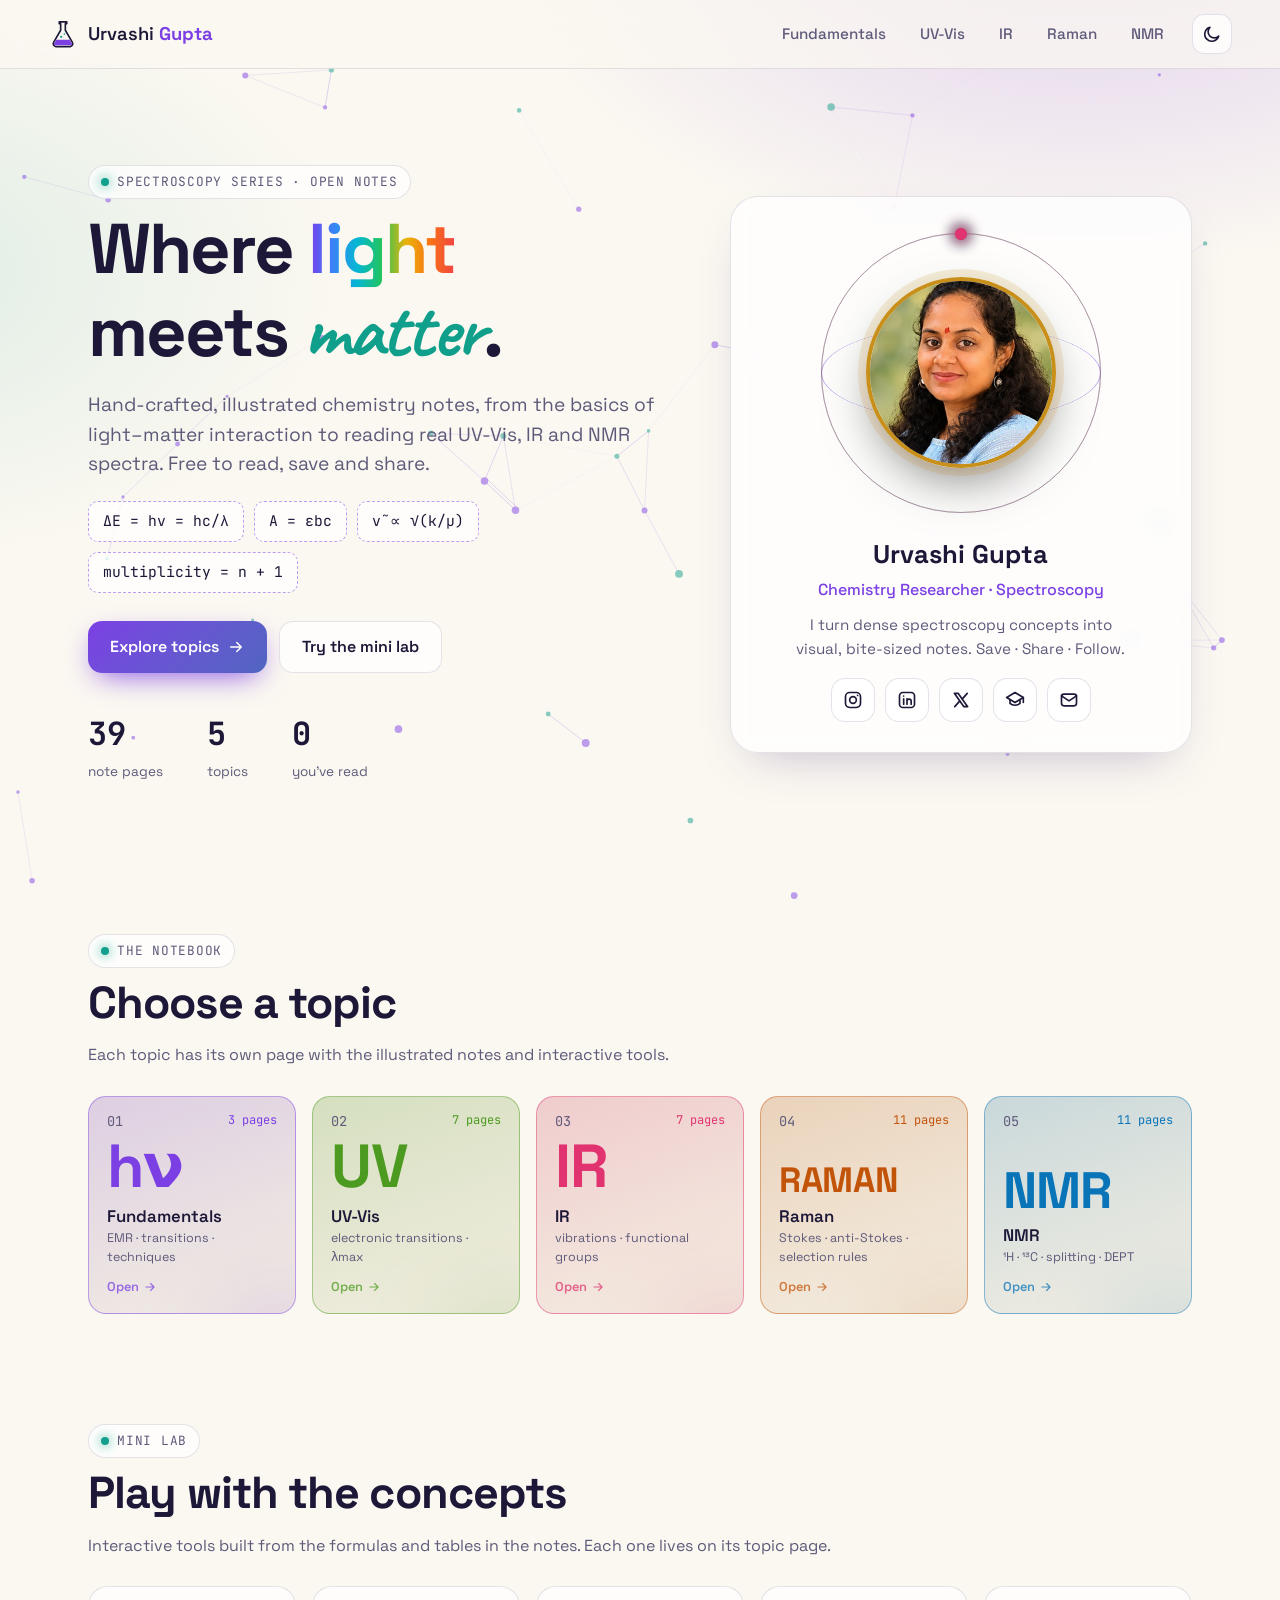
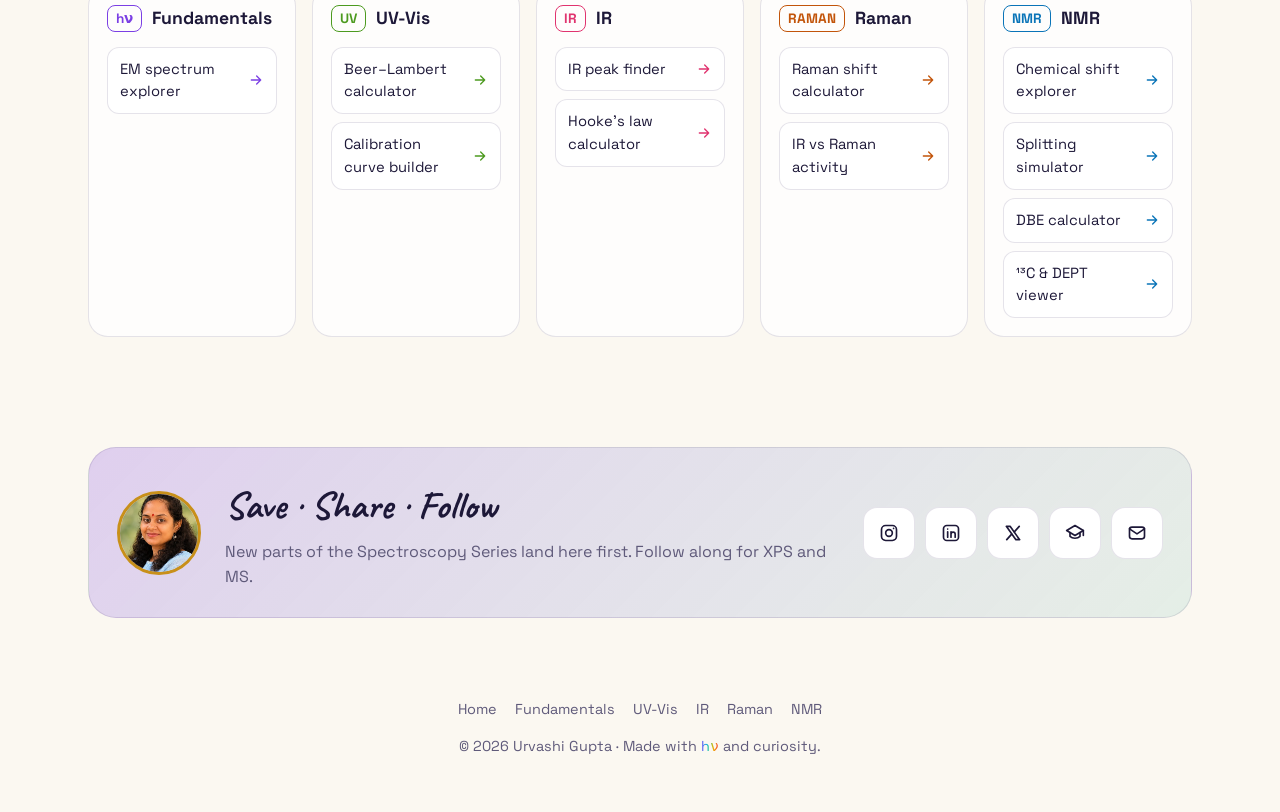
<file: index.html>
<!doctype html>
<html lang="en">
<head>
  <meta charset="utf-8" />
  <meta name="viewport" content="width=device-width, initial-scale=1" />
  <title>Urvashi Gupta · Chemistry Notes</title>
  <meta name="description" content="Free, beautifully illustrated chemistry notes on spectroscopy: fundamentals, UV-Vis, IR, Raman and NMR, with interactive tools and quizzes." />
  <link rel="icon" href="data:image/svg+xml,<svg xmlns='http://www.w3.org/2000/svg' viewBox='0 0 64 64'><path d='M24 6h16v4h-3v14l15 26a6 6 0 0 1-5 9H17a6 6 0 0 1-5-9l15-26V10h-3z' fill='%239b5de5'/><path d='M18 44h28l5 8a3 3 0 0 1-3 4H16a3 3 0 0 1-3-4z' fill='%2300f5d4'/></svg>" />
  <link rel="preconnect" href="https://fonts.googleapis.com" />
  <link rel="preconnect" href="https://fonts.gstatic.com" crossorigin />
  <link href="https://fonts.googleapis.com/css2?family=Caveat:wght@600;700&family=JetBrains+Mono:wght@400;600&family=Space+Grotesk:wght@400;500;600;700&display=swap" rel="stylesheet" />
  <link rel="stylesheet" href="styles.css" />
</head>
<body data-page="home" data-base="">
  <canvas id="molecules" aria-hidden="true"></canvas>
  <header class="nav" id="nav"></header>

  <main id="top">
    <!-- HERO -->
    <section class="hero">
      <div class="hero-text reveal">
        <p class="eyebrow"><span class="dot"></span> Spectroscopy Series · open notes</p>
        <h1>Where <span class="spectrum-text">light</span> meets <span class="hand">matter</span>.</h1>
        <p class="lead">Hand-crafted, illustrated chemistry notes, from the basics of light–matter interaction to reading real UV-Vis, IR and NMR spectra. Free to read, save and share.</p>
        <div class="formula-row">
          <code class="formula">ΔE = hν = hc/λ</code>
          <code class="formula">A = εbc</code>
          <code class="formula">ν̃ ∝ √(k/μ)</code>
          <code class="formula">multiplicity = n + 1</code>
        </div>
        <div class="cta">
          <a href="#topics" class="btn primary">Explore topics
            <svg viewBox="0 0 24 24"><path d="M5 12h14M13 6l6 6-6 6"/></svg></a>
          <a href="#tools" class="btn ghost">Try the mini lab</a>
        </div>
        <div class="stats">
          <div><b data-count="0" id="statNotes">0</b><span>note pages</span></div>
          <div><b data-count="0" id="statTopics">0</b><span>topics</span></div>
          <div><b id="readCount">0</b><span>you've read</span></div>
        </div>
      </div>

      <div class="hero-card reveal">
        <div class="atom">
          <div class="orbit o1"><span class="electron"></span></div>
          <div class="orbit o2"><span class="electron"></span></div>
          <div class="orbit o3"><span class="electron"></span></div>
          <img src="img/profile.jpg" alt="Urvashi Gupta" class="avatar" id="avatar" />
        </div>
        <h2 class="name" id="authorName">Urvashi Gupta</h2>
        <p class="role" id="authorRole">Chemistry Researcher · Spectroscopy</p>
        <p class="bio" id="authorBio">I turn dense spectroscopy concepts into visual, bite-sized notes. Save · Share · Follow.</p>
        <div class="socials" id="socials"></div>
      </div>
    </section>

    <!-- TOPICS -->
    <section id="topics" class="section">
      <div class="section-head reveal">
        <p class="eyebrow"><span class="dot"></span> The notebook</p>
        <h2>Choose a topic</h2>
        <p class="muted">Each topic has its own page with the illustrated notes and interactive tools.</p>
      </div>
      <div class="elements reveal" id="elements" aria-label="Topics"></div>
    </section>

    <!-- TOOLS -->
    <section id="tools" class="section">
      <div class="section-head reveal">
        <p class="eyebrow"><span class="dot"></span> Mini lab</p>
        <h2>Play with the concepts</h2>
        <p class="muted">Interactive tools built from the formulas and tables in the notes. Each one lives on its topic page.</p>
      </div>
      <div class="tool-index reveal" id="toolIndex"></div>
    </section>

    <section class="section connect reveal">
      <div class="connect-card">
        <img src="img/profile.jpg" alt="" class="mini-avatar" />
        <div>
          <h2>Save · Share · Follow</h2>
          <p class="muted">New parts of the Spectroscopy Series land here first. Follow along for XPS and MS.</p>
        </div>
        <div class="socials big"></div>
      </div>
    </section>
  </main>

  <footer class="footer" id="footer"></footer>
  <script src="app.js"></script>
</body>
</html>
</file>
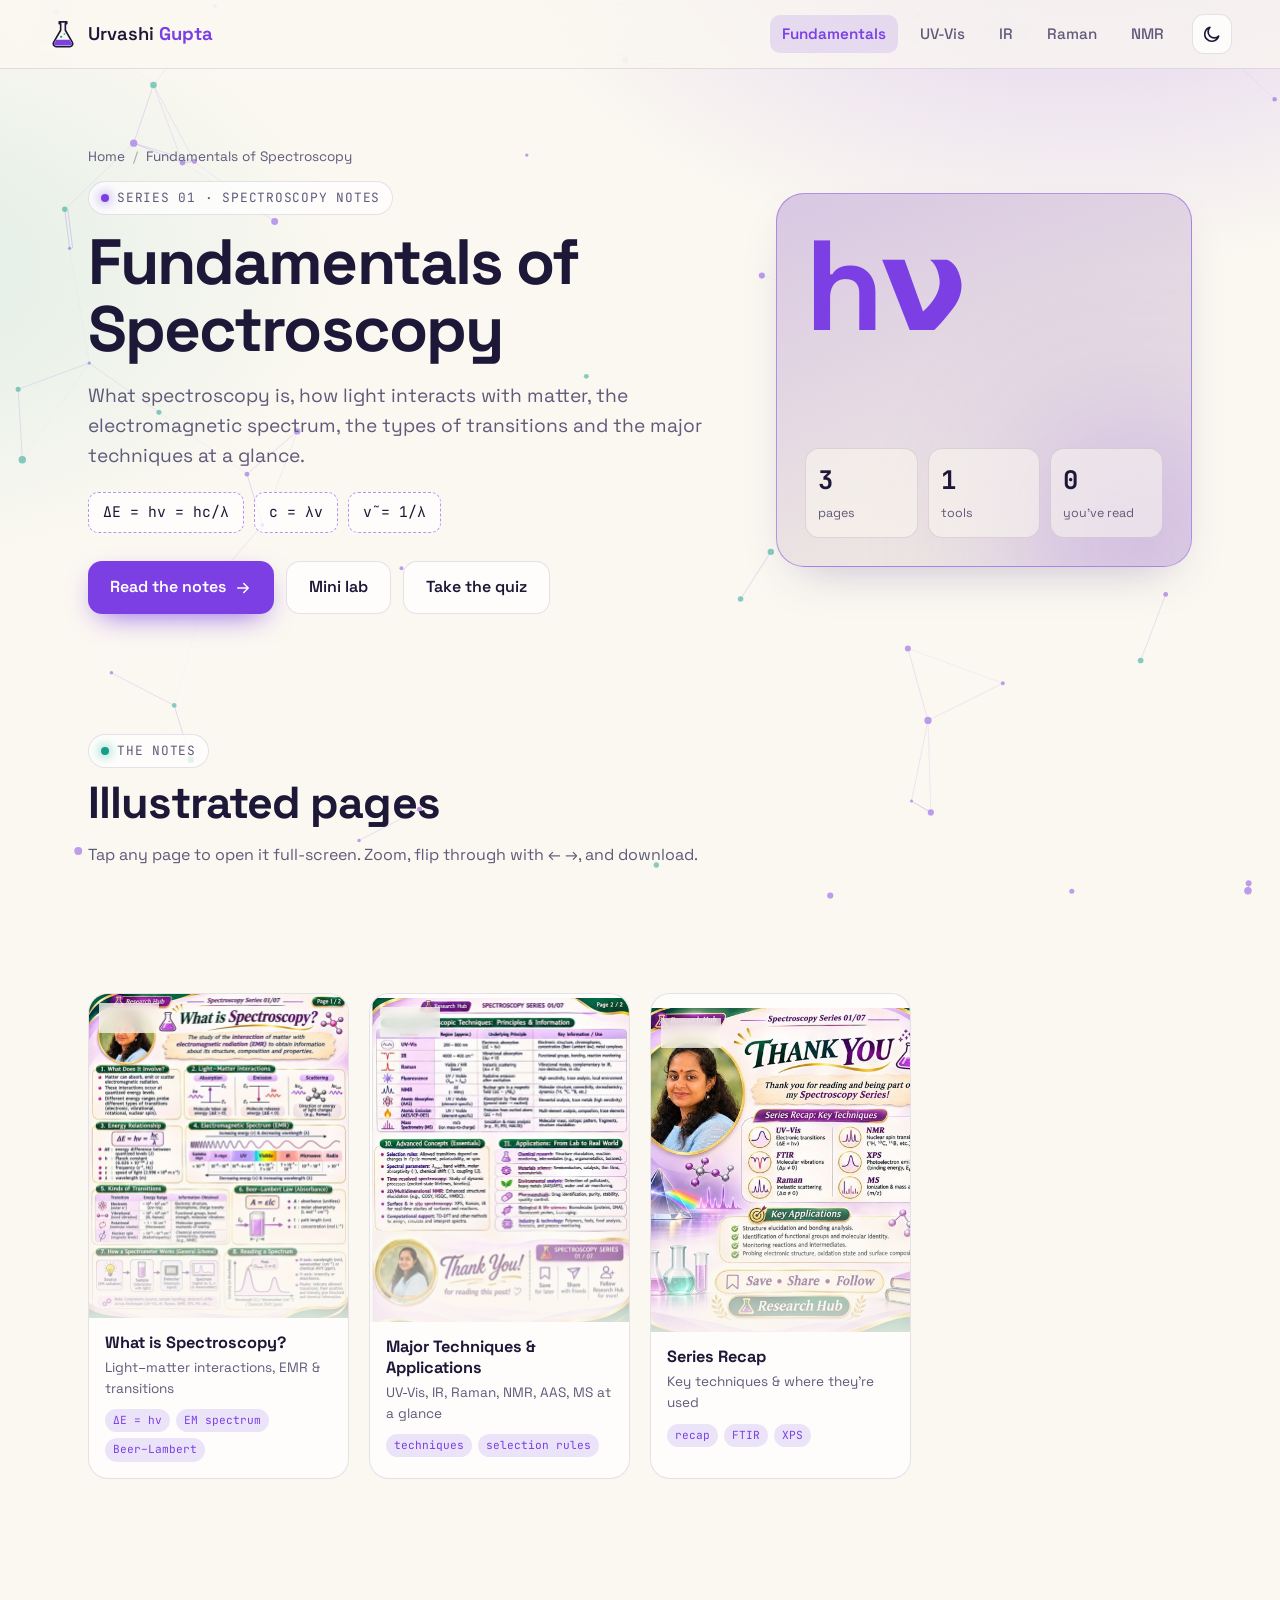
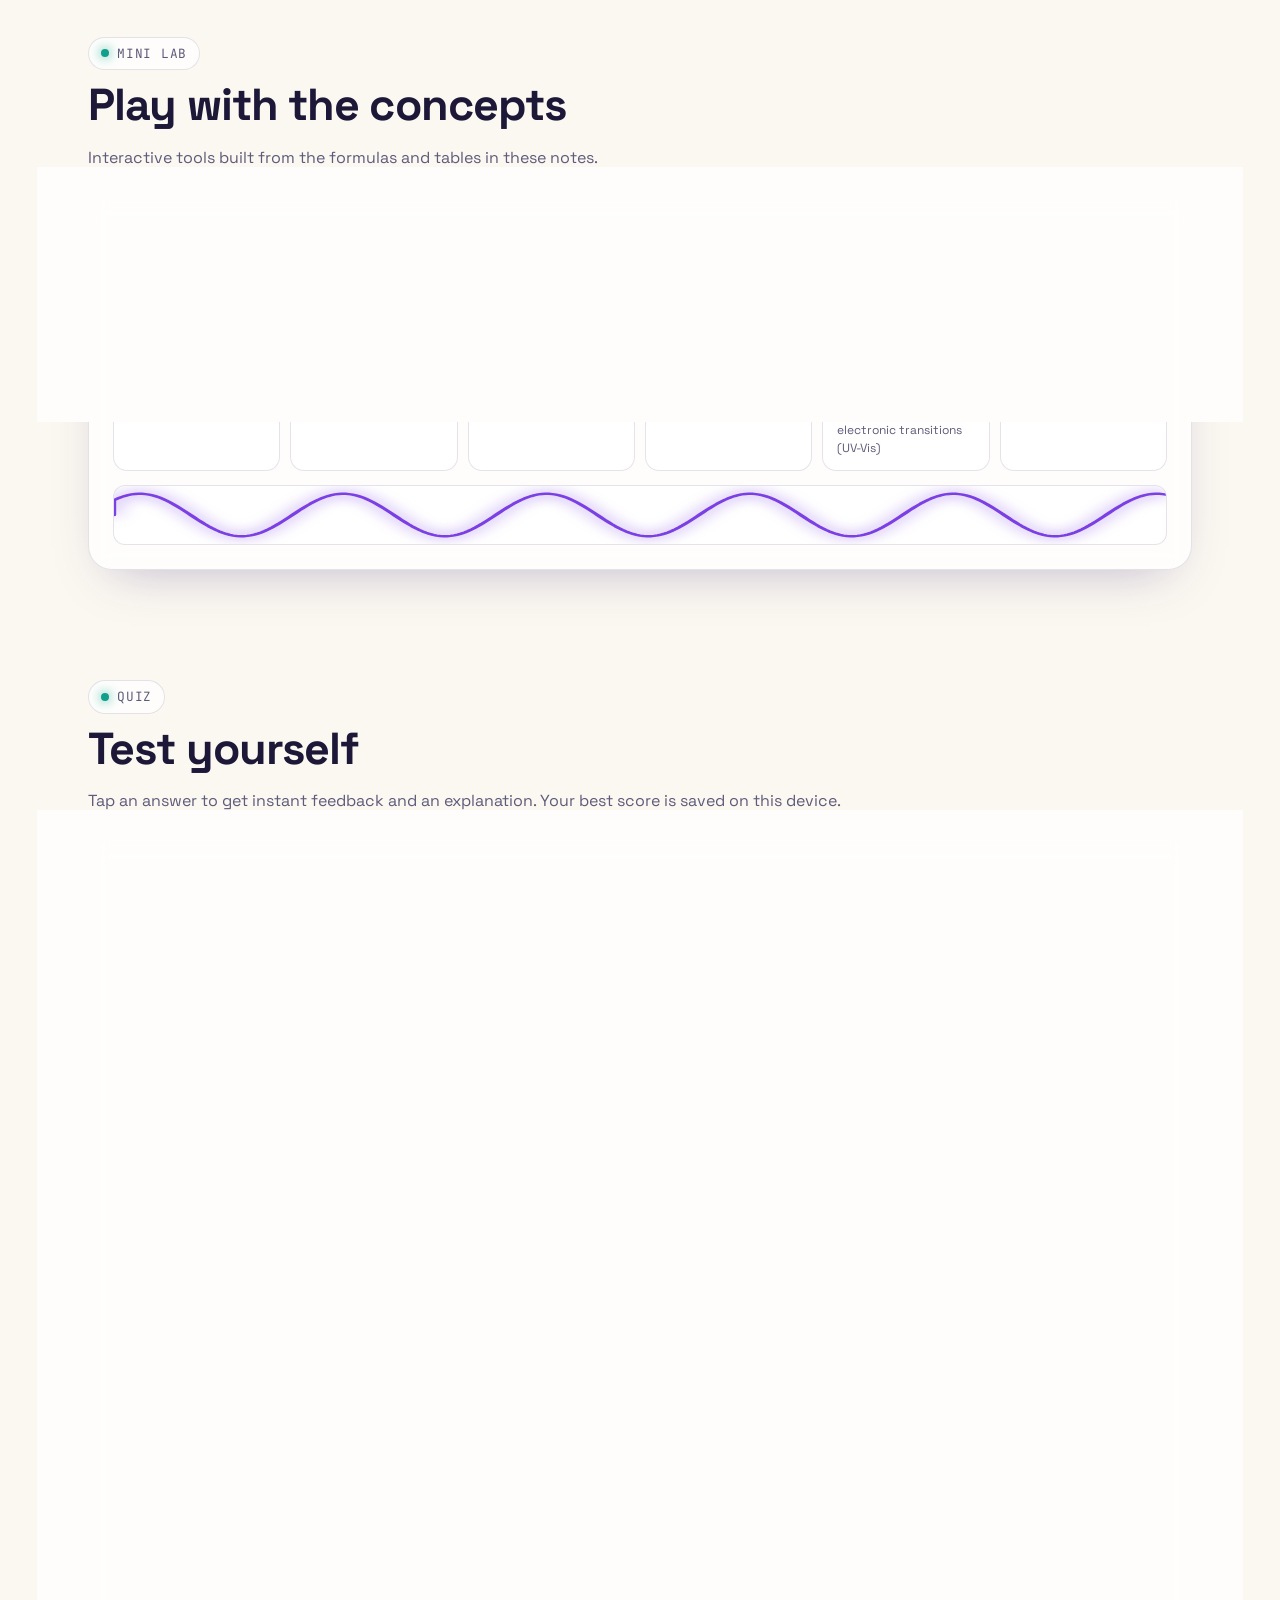
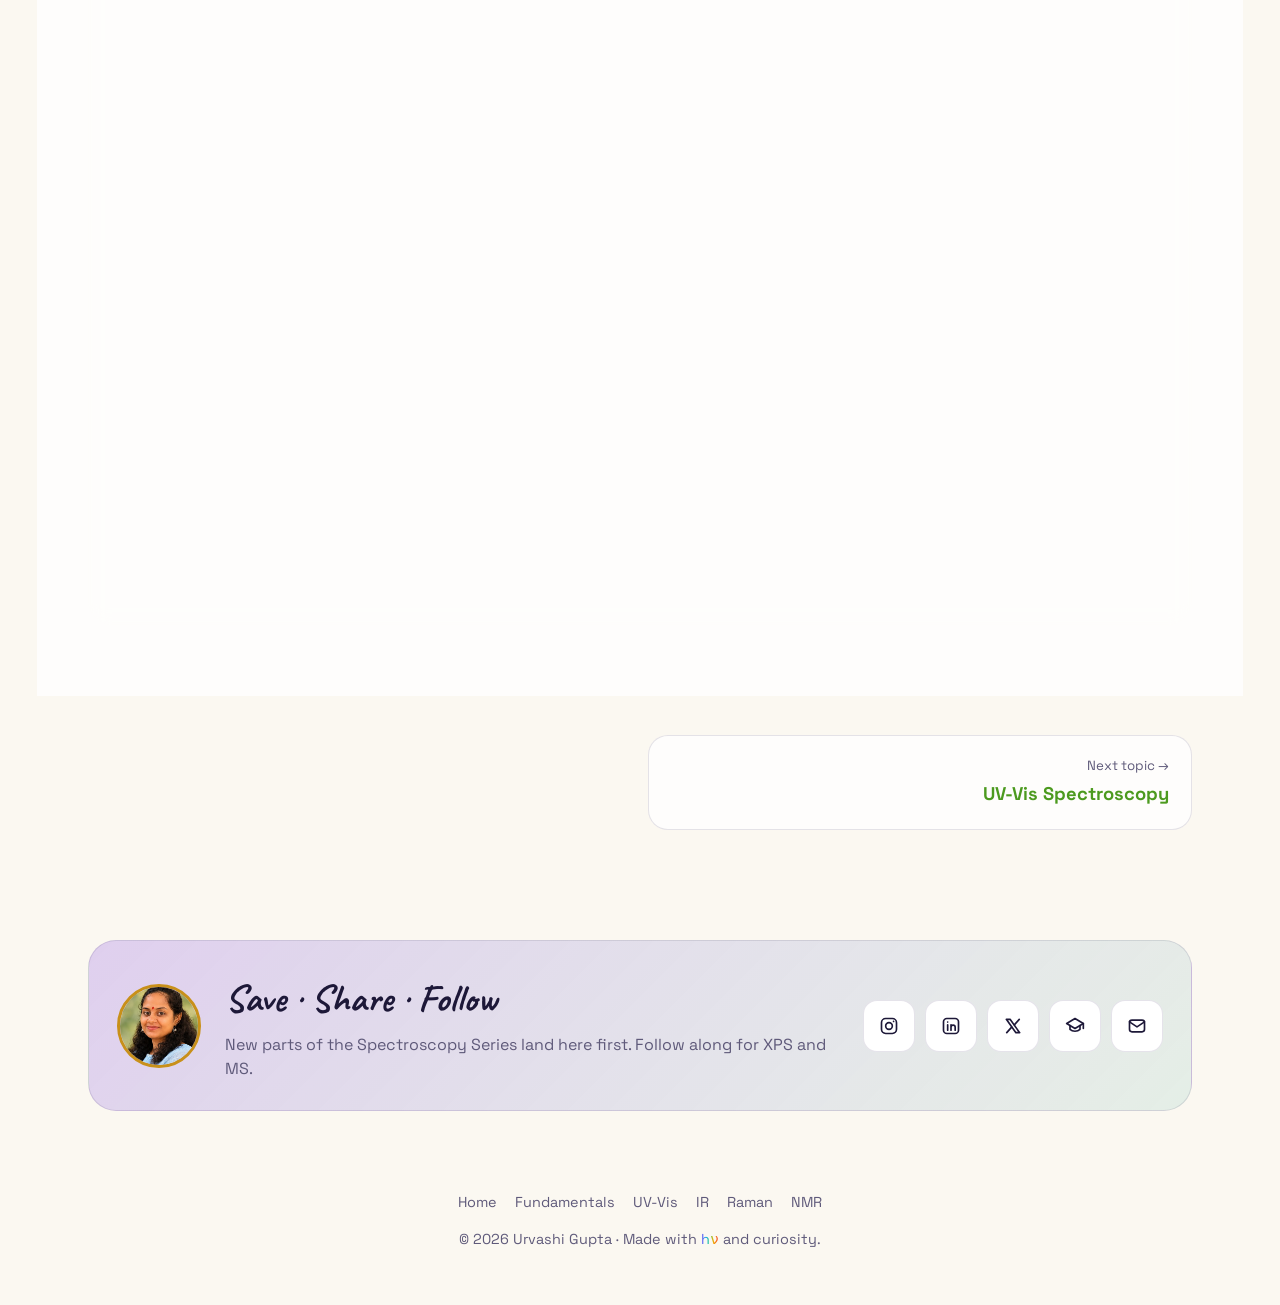
<file: fundamentals/index.html>
<!doctype html>
<html lang="en">
<head>
  <meta charset="utf-8" />
  <meta name="viewport" content="width=device-width, initial-scale=1" />
  <title>Fundamentals of Spectroscopy Notes · Urvashi Gupta</title>
  <meta name="description" content="Fundamentals of Spectroscopy: What spectroscopy is, how light interacts with matter, the electromagnetic spectrum, the types of transitions and the major techniques at a glance." />
  <link rel="icon" href="data:image/svg+xml,<svg xmlns='http://www.w3.org/2000/svg' viewBox='0 0 64 64'><path d='M24 6h16v4h-3v14l15 26a6 6 0 0 1-5 9H17a6 6 0 0 1-5-9l15-26V10h-3z' fill='%239b5de5'/><path d='M18 44h28l5 8a3 3 0 0 1-3 4H16a3 3 0 0 1-3-4z' fill='%2300f5d4'/></svg>" />
  <link rel="preconnect" href="https://fonts.googleapis.com" />
  <link rel="preconnect" href="https://fonts.gstatic.com" crossorigin />
  <link href="https://fonts.googleapis.com/css2?family=Caveat:wght@600;700&family=JetBrains+Mono:wght@400;600&family=Space+Grotesk:wght@400;500;600;700&display=swap" rel="stylesheet" />
  <link rel="stylesheet" href="../styles.css" />
</head>
<body data-page="fundamentals" data-base="../">
  <canvas id="molecules" aria-hidden="true"></canvas>
  <header class="nav" id="nav"></header>

  <main id="top">
    <!-- TOPIC HEADER -->
    <section class="topic-hero" id="topicHero" style="--c: var(--c-fund)">
      <div class="th-text reveal">
        <nav class="crumb" aria-label="Breadcrumb"><a href="../">Home</a><span>/</span>Fundamentals of Spectroscopy</nav>
        <p class="eyebrow"><span class="dot"></span> Series 01 · Spectroscopy notes</p>
        <h1>Fundamentals of Spectroscopy</h1>
        <p class="lead">What spectroscopy is, how light interacts with matter, the electromagnetic spectrum, the types of transitions and the major techniques at a glance.</p>
        <div class="formula-row">
          <code class="formula">ΔE = hν = hc/λ</code>
          <code class="formula">c = λν</code>
          <code class="formula">ν̃ = 1/λ</code>
        </div>
        <div class="cta">
          <a href="#notes" class="btn primary">Read the notes <svg viewBox="0 0 24 24"><path d="M5 12h14M13 6l6 6-6 6"/></svg></a>
          <a href="#lab" class="btn ghost">Mini lab</a>
          <a href="#quiz" class="btn ghost">Take the quiz</a>
        </div>
      </div>
      <div class="th-card reveal">
        <span class="th-sym" data-len="2">hν</span>
        <div class="th-stats">
          <div><b id="topicPages">–</b><span>pages</span></div>
          <div><b id="topicTools">–</b><span>tools</span></div>
          <div><b id="topicRead">0</b><span>you've read</span></div>
        </div>
      </div>
    </section>

    <!-- NOTES -->
    <section id="notes" class="section">
      <div class="section-head reveal">
        <p class="eyebrow"><span class="dot"></span> The notes</p>
        <h2>Illustrated pages</h2>
        <p class="muted">Tap any page to open it full-screen. Zoom, flip through with ← →, and download.</p>
      </div>
      <div class="toolbar reveal">
        <label class="search">
          <svg viewBox="0 0 24 24"><circle cx="11" cy="11" r="7"/><path d="m20 20-3.5-3.5"/></svg>
          <input id="search" type="search" placeholder="Search these pages…" />
        </label>
      </div>
      <div id="groups"></div>
      <p id="empty" class="empty" hidden>No pages match that search.</p>
    </section>

    <!-- LAB -->
    <section id="lab" class="section" style="--c: var(--c-fund)">
      <div class="section-head reveal">
        <p class="eyebrow"><span class="dot"></span> Mini lab</p>
        <h2>Play with the concepts</h2>
        <p class="muted">Interactive tools built from the formulas and tables in these notes.</p>
      </div>
      <div class="lab-grid">
  <!-- EM explorer -->
          <article class="tool wide reveal">
            <header><h3>Electromagnetic spectrum explorer</h3></header>
            <div class="em-bar" id="emBar">
              <span>γ</span><span>X-ray</span><span>UV</span><span class="vis">Vis</span><span>IR</span><span>Micro</span><span>Radio</span>
              <div class="em-marker" id="emMarker"></div>
            </div>
            <input type="range" id="emSlider" min="-12" max="1" step="0.01" value="-6.5" aria-label="Wavelength (log scale)" />
            <div class="readouts">
              <div><small>Wavelength λ</small><b id="emLambda">–</b></div>
              <div><small>Frequency ν</small><b id="emFreq">–</b></div>
              <div><small>Wavenumber ν̃</small><b id="emWn">–</b></div>
              <div><small>Energy E = hν</small><b id="emE">–</b></div>
              <div class="region-box"><small>Region · probes</small><b id="emRegion">–</b><span id="emProbe" class="muted"></span></div>
              <div class="swatch-box"><small>Colour</small><span class="swatch" id="emSwatch"></span></div>
            </div>
            <div class="wave-wrap"><svg id="wave" viewBox="0 0 600 60" preserveAspectRatio="none"><path id="wavePath"/></svg></div>
          </article>
      </div>
    </section>

    <!-- QUIZ -->
    <section id="quiz" class="section">
      <div class="section-head reveal">
        <p class="eyebrow"><span class="dot"></span> Quiz</p>
        <h2>Test yourself</h2>
        <p class="muted">Tap an answer to get instant feedback and an explanation. Your best score is saved on this device.</p>
      </div>
      <div class="quiz-card reveal" id="quizCard">
        <div class="quiz-top">
          <div>
            <span class="tag" id="quizTag"></span>
            <h3 id="quizTitle"></h3>
            <p class="muted small" id="quizSub"></p>
          </div>
          <div class="quiz-score">
            <div class="ring" id="quizRing"><span id="quizScore">0/0</span></div>
            <small class="muted" id="quizBest"></small>
          </div>
        </div>
        <div class="progress"><span id="quizProg"></span></div>
        <ol class="quiz-qs" id="quizQs"></ol>
        <div class="quiz-foot">
          <p id="quizMsg" class="quiz-msg"></p>
          <div class="quiz-actions">
            <a class="btn ghost" id="quizPoster" target="_blank" rel="noopener">View poster</a>
            <button class="btn primary" id="quizReset">Try again</button>
          </div>
        </div>
      </div>
    </section>

    <!-- NEXT -->
    <section class="section">
      <div class="pager-row reveal" id="topicPager"></div>
    </section>

    <section class="section connect reveal">
      <div class="connect-card">
        <img src="../img/profile.jpg" alt="" class="mini-avatar" />
        <div>
          <h2>Save · Share · Follow</h2>
          <p class="muted">New parts of the Spectroscopy Series land here first. Follow along for XPS and MS.</p>
        </div>
        <div class="socials big"></div>
      </div>
    </section>
  </main>

  <footer class="footer" id="footer"></footer>
  <script src="../app.js"></script>
</body>
</html>
</file>
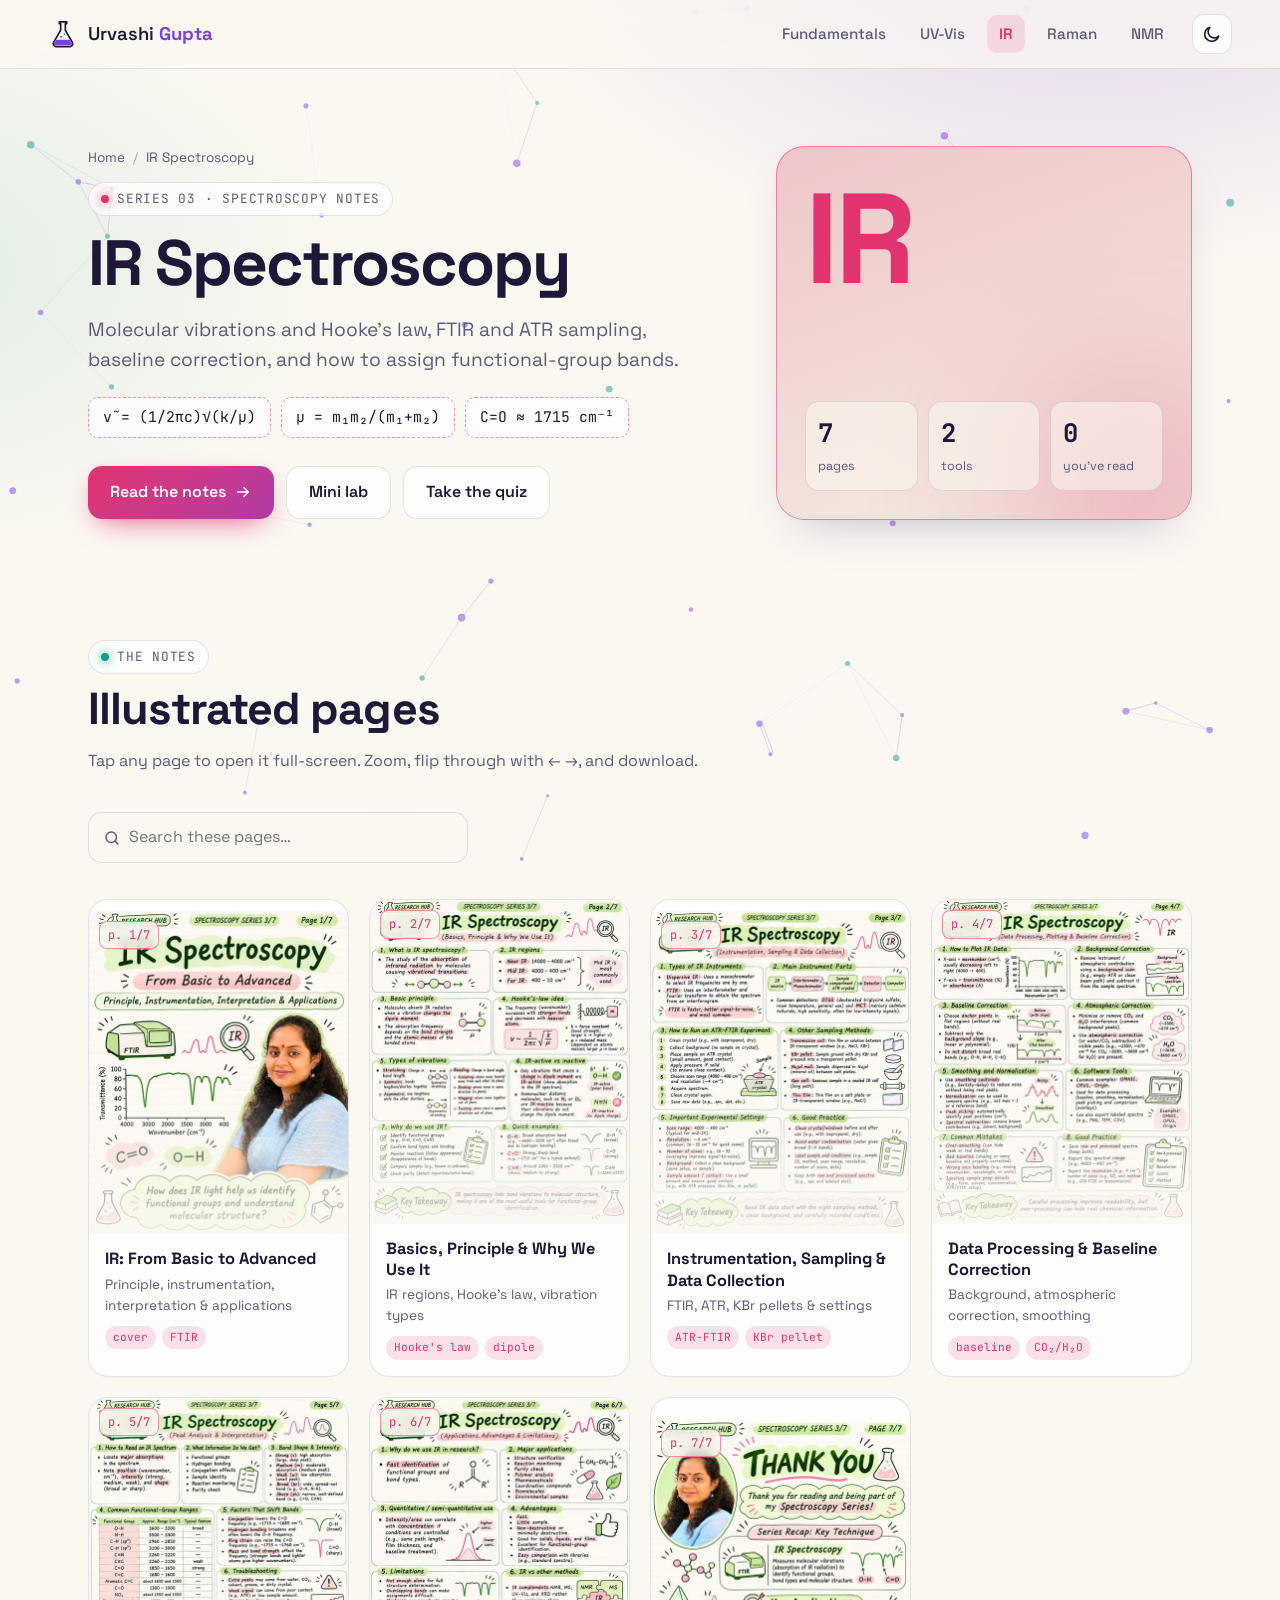
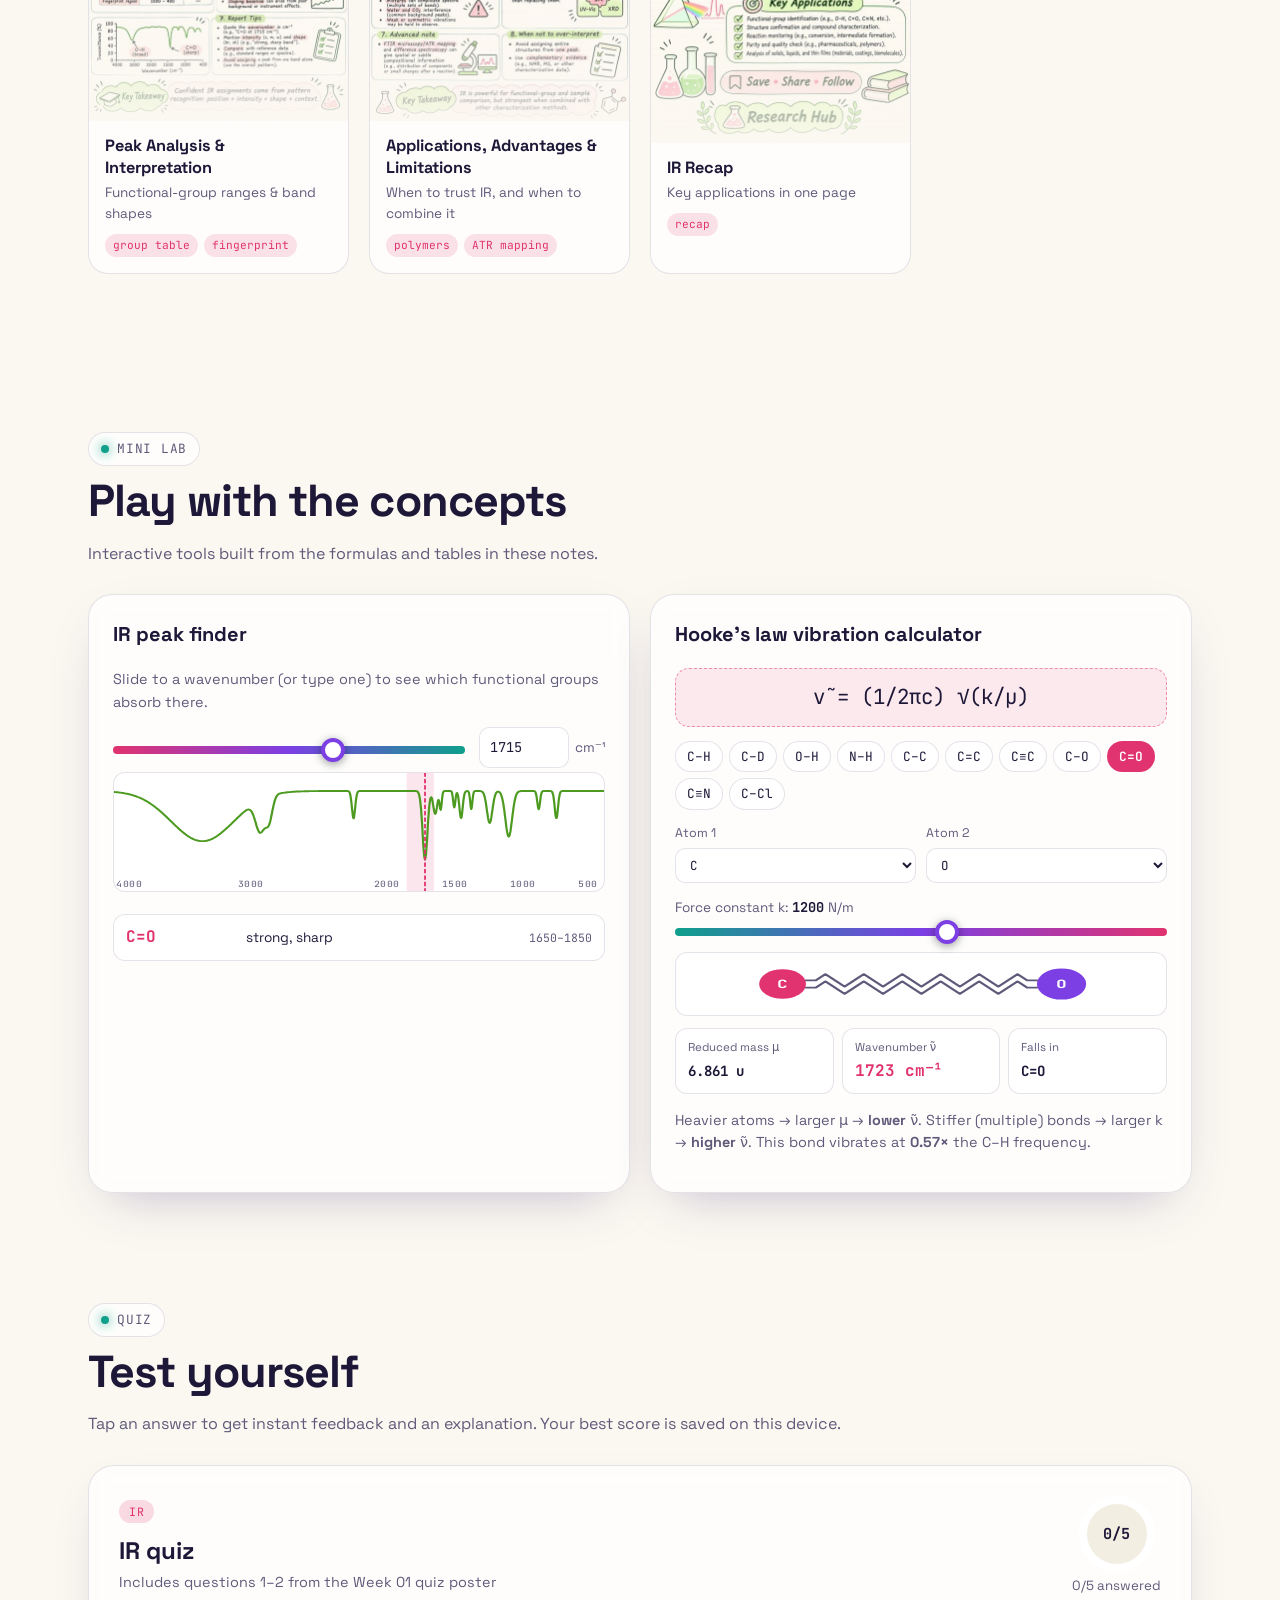
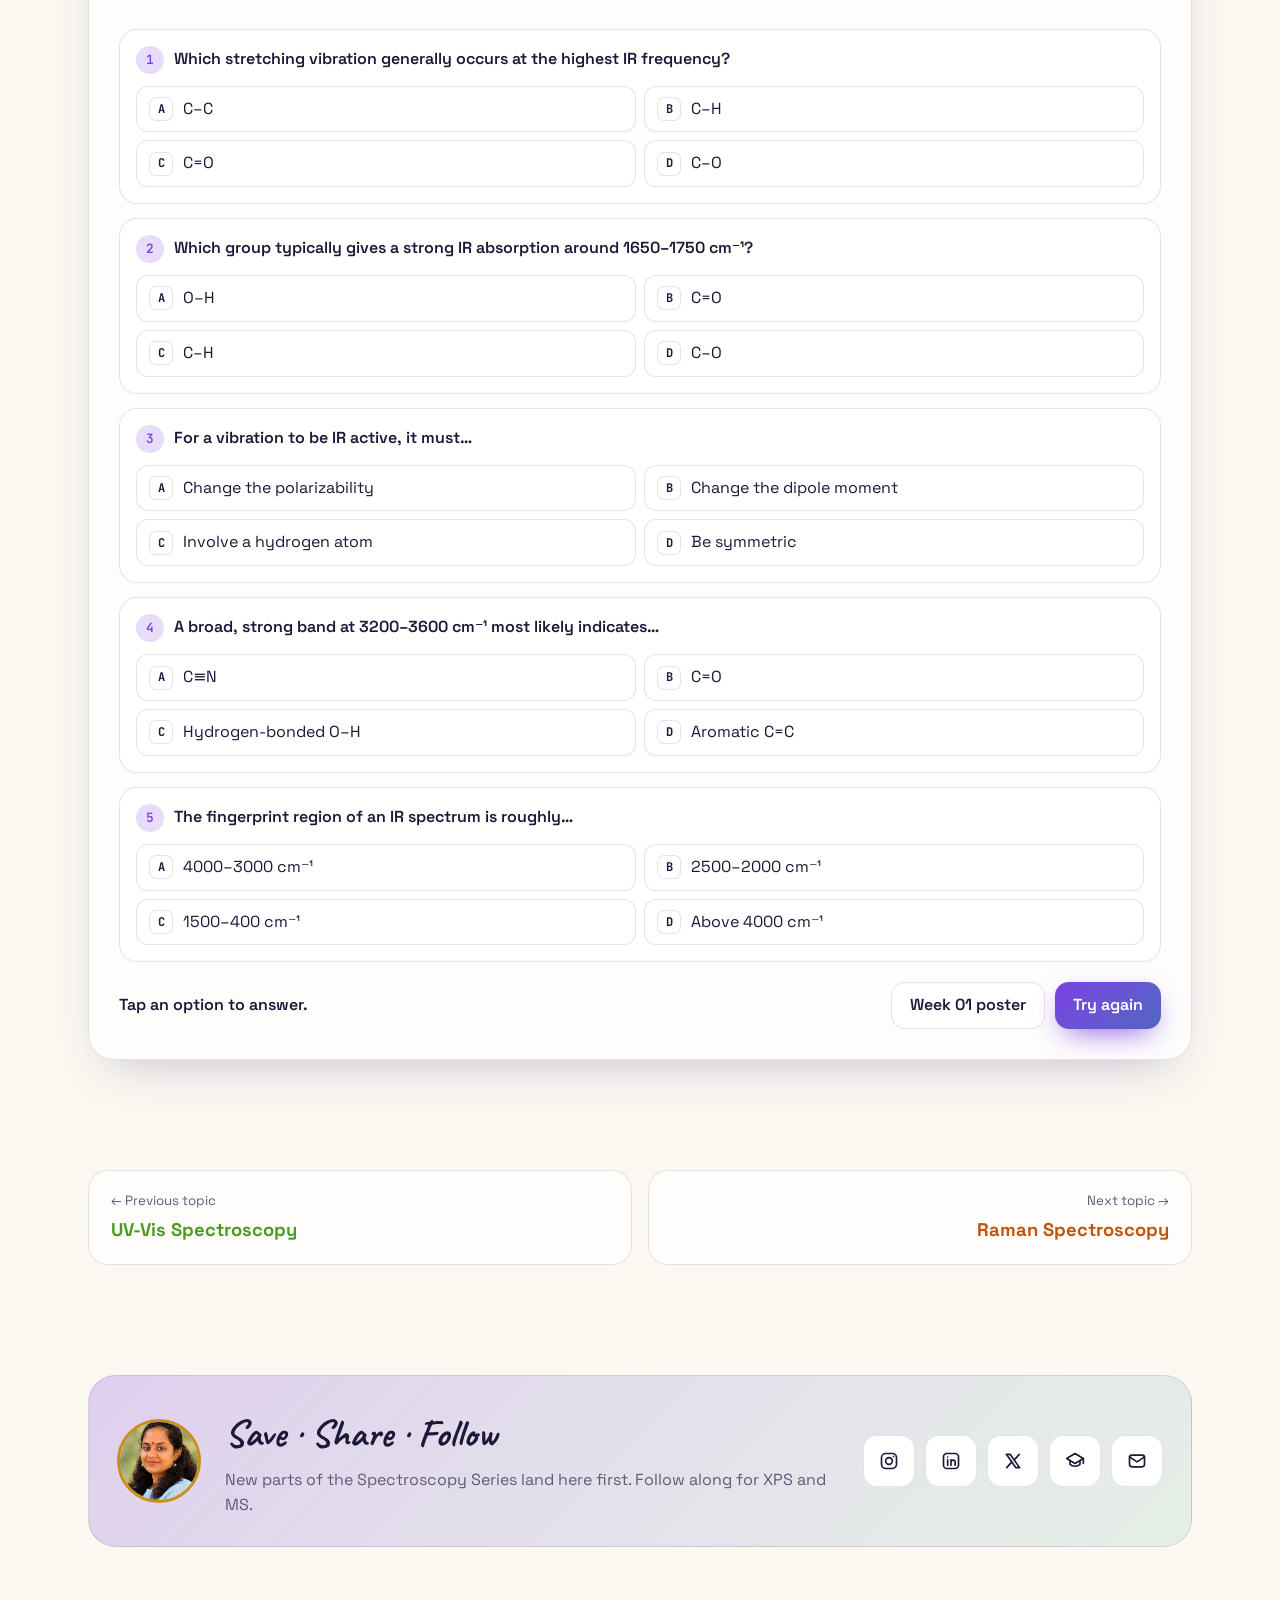
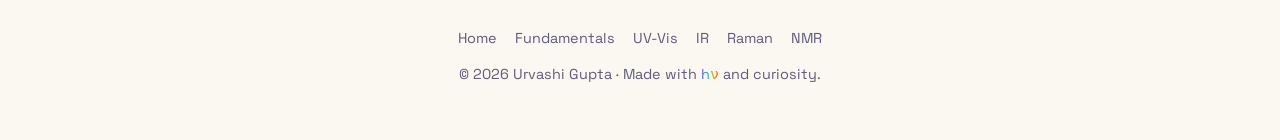
<file: ir/index.html>
<!doctype html>
<html lang="en">
<head>
  <meta charset="utf-8" />
  <meta name="viewport" content="width=device-width, initial-scale=1" />
  <title>IR Spectroscopy Notes · Urvashi Gupta</title>
  <meta name="description" content="IR Spectroscopy: Molecular vibrations and Hooke's law, FTIR and ATR sampling, baseline correction, and how to assign functional-group bands." />
  <link rel="icon" href="data:image/svg+xml,<svg xmlns='http://www.w3.org/2000/svg' viewBox='0 0 64 64'><path d='M24 6h16v4h-3v14l15 26a6 6 0 0 1-5 9H17a6 6 0 0 1-5-9l15-26V10h-3z' fill='%239b5de5'/><path d='M18 44h28l5 8a3 3 0 0 1-3 4H16a3 3 0 0 1-3-4z' fill='%2300f5d4'/></svg>" />
  <link rel="preconnect" href="https://fonts.googleapis.com" />
  <link rel="preconnect" href="https://fonts.gstatic.com" crossorigin />
  <link href="https://fonts.googleapis.com/css2?family=Caveat:wght@600;700&family=JetBrains+Mono:wght@400;600&family=Space+Grotesk:wght@400;500;600;700&display=swap" rel="stylesheet" />
  <link rel="stylesheet" href="../styles.css" />
</head>
<body data-page="ir" data-base="../">
  <canvas id="molecules" aria-hidden="true"></canvas>
  <header class="nav" id="nav"></header>

  <main id="top">
    <!-- TOPIC HEADER -->
    <section class="topic-hero" id="topicHero" style="--c: var(--c-ir)">
      <div class="th-text reveal">
        <nav class="crumb" aria-label="Breadcrumb"><a href="../">Home</a><span>/</span>IR Spectroscopy</nav>
        <p class="eyebrow"><span class="dot"></span> Series 03 · Spectroscopy notes</p>
        <h1>IR Spectroscopy</h1>
        <p class="lead">Molecular vibrations and Hooke's law, FTIR and ATR sampling, baseline correction, and how to assign functional-group bands.</p>
        <div class="formula-row">
          <code class="formula">ν̃ = (1/2πc)√(k/μ)</code>
          <code class="formula">μ = m₁m₂/(m₁+m₂)</code>
          <code class="formula">C=O ≈ 1715 cm⁻¹</code>
        </div>
        <div class="cta">
          <a href="#notes" class="btn primary">Read the notes <svg viewBox="0 0 24 24"><path d="M5 12h14M13 6l6 6-6 6"/></svg></a>
          <a href="#lab" class="btn ghost">Mini lab</a>
          <a href="#quiz" class="btn ghost">Take the quiz</a>
        </div>
      </div>
      <div class="th-card reveal">
        <span class="th-sym" data-len="2">IR</span>
        <div class="th-stats">
          <div><b id="topicPages">–</b><span>pages</span></div>
          <div><b id="topicTools">–</b><span>tools</span></div>
          <div><b id="topicRead">0</b><span>you've read</span></div>
        </div>
      </div>
    </section>

    <!-- NOTES -->
    <section id="notes" class="section">
      <div class="section-head reveal">
        <p class="eyebrow"><span class="dot"></span> The notes</p>
        <h2>Illustrated pages</h2>
        <p class="muted">Tap any page to open it full-screen. Zoom, flip through with ← →, and download.</p>
      </div>
      <div class="toolbar reveal">
        <label class="search">
          <svg viewBox="0 0 24 24"><circle cx="11" cy="11" r="7"/><path d="m20 20-3.5-3.5"/></svg>
          <input id="search" type="search" placeholder="Search these pages…" />
        </label>
      </div>
      <div id="groups"></div>
      <p id="empty" class="empty" hidden>No pages match that search.</p>
    </section>

    <!-- LAB -->
    <section id="lab" class="section" style="--c: var(--c-ir)">
      <div class="section-head reveal">
        <p class="eyebrow"><span class="dot"></span> Mini lab</p>
        <h2>Play with the concepts</h2>
        <p class="muted">Interactive tools built from the formulas and tables in these notes.</p>
      </div>
      <div class="lab-grid">
  <!-- IR finder -->
          <article class="tool reveal">
            <header><h3>IR peak finder</h3></header>
            <p class="muted small">Slide to a wavenumber (or type one) to see which functional groups absorb there.</p>
            <div class="ir-input">
              <input type="range" id="irSlider" min="400" max="4000" step="5" value="1715" aria-label="Wavenumber" />
              <label><input type="number" id="irNum" min="400" max="4000" value="1715" /> cm⁻¹</label>
            </div>
            <svg id="irSpec" viewBox="0 0 400 110" class="ir-spec" preserveAspectRatio="none"></svg>
            <ul id="irMatches" class="ir-matches"></ul>
          </article>

  <!-- Hooke's law -->
          <article class="tool reveal">
            <header><h3>Hooke's law vibration calculator</h3></header>
            <p class="big-formula ir">ν̃ = (1/2πc) √(k/μ)</p>
            <div class="presets" id="hookPresets"></div>
            <div class="fields">
              <label>Atom 1 <select id="hookA"></select></label>
              <label>Atom 2 <select id="hookB"></select></label>
            </div>
            <label class="slider-label">Force constant k: <b id="hookKv">–</b> N/m
              <input type="range" id="hookK" min="200" max="2000" step="10" value="1200" class="r-ir" />
            </label>
            <div class="spring-wrap"><svg id="spring" viewBox="0 0 300 60" preserveAspectRatio="none"></svg></div>
            <div class="out-row">
              <div><small>Reduced mass μ</small><b id="hookMu">–</b></div>
              <div><small>Wavenumber ν̃</small><b id="hookWn" class="hi">–</b></div>
              <div><small>Falls in</small><b id="hookRegion">–</b></div>
            </div>
            <p class="muted small" id="hookNote"></p>
          </article>
      </div>
    </section>

    <!-- QUIZ -->
    <section id="quiz" class="section">
      <div class="section-head reveal">
        <p class="eyebrow"><span class="dot"></span> Quiz</p>
        <h2>Test yourself</h2>
        <p class="muted">Tap an answer to get instant feedback and an explanation. Your best score is saved on this device.</p>
      </div>
      <div class="quiz-card reveal" id="quizCard">
        <div class="quiz-top">
          <div>
            <span class="tag" id="quizTag"></span>
            <h3 id="quizTitle"></h3>
            <p class="muted small" id="quizSub"></p>
          </div>
          <div class="quiz-score">
            <div class="ring" id="quizRing"><span id="quizScore">0/0</span></div>
            <small class="muted" id="quizBest"></small>
          </div>
        </div>
        <div class="progress"><span id="quizProg"></span></div>
        <ol class="quiz-qs" id="quizQs"></ol>
        <div class="quiz-foot">
          <p id="quizMsg" class="quiz-msg"></p>
          <div class="quiz-actions">
            <a class="btn ghost" id="quizPoster" target="_blank" rel="noopener">View poster</a>
            <button class="btn primary" id="quizReset">Try again</button>
          </div>
        </div>
      </div>
    </section>

    <!-- NEXT -->
    <section class="section">
      <div class="pager-row reveal" id="topicPager"></div>
    </section>

    <section class="section connect reveal">
      <div class="connect-card">
        <img src="../img/profile.jpg" alt="" class="mini-avatar" />
        <div>
          <h2>Save · Share · Follow</h2>
          <p class="muted">New parts of the Spectroscopy Series land here first. Follow along for XPS and MS.</p>
        </div>
        <div class="socials big"></div>
      </div>
    </section>
  </main>

  <footer class="footer" id="footer"></footer>
  <script src="../app.js"></script>
</body>
</html>
</file>
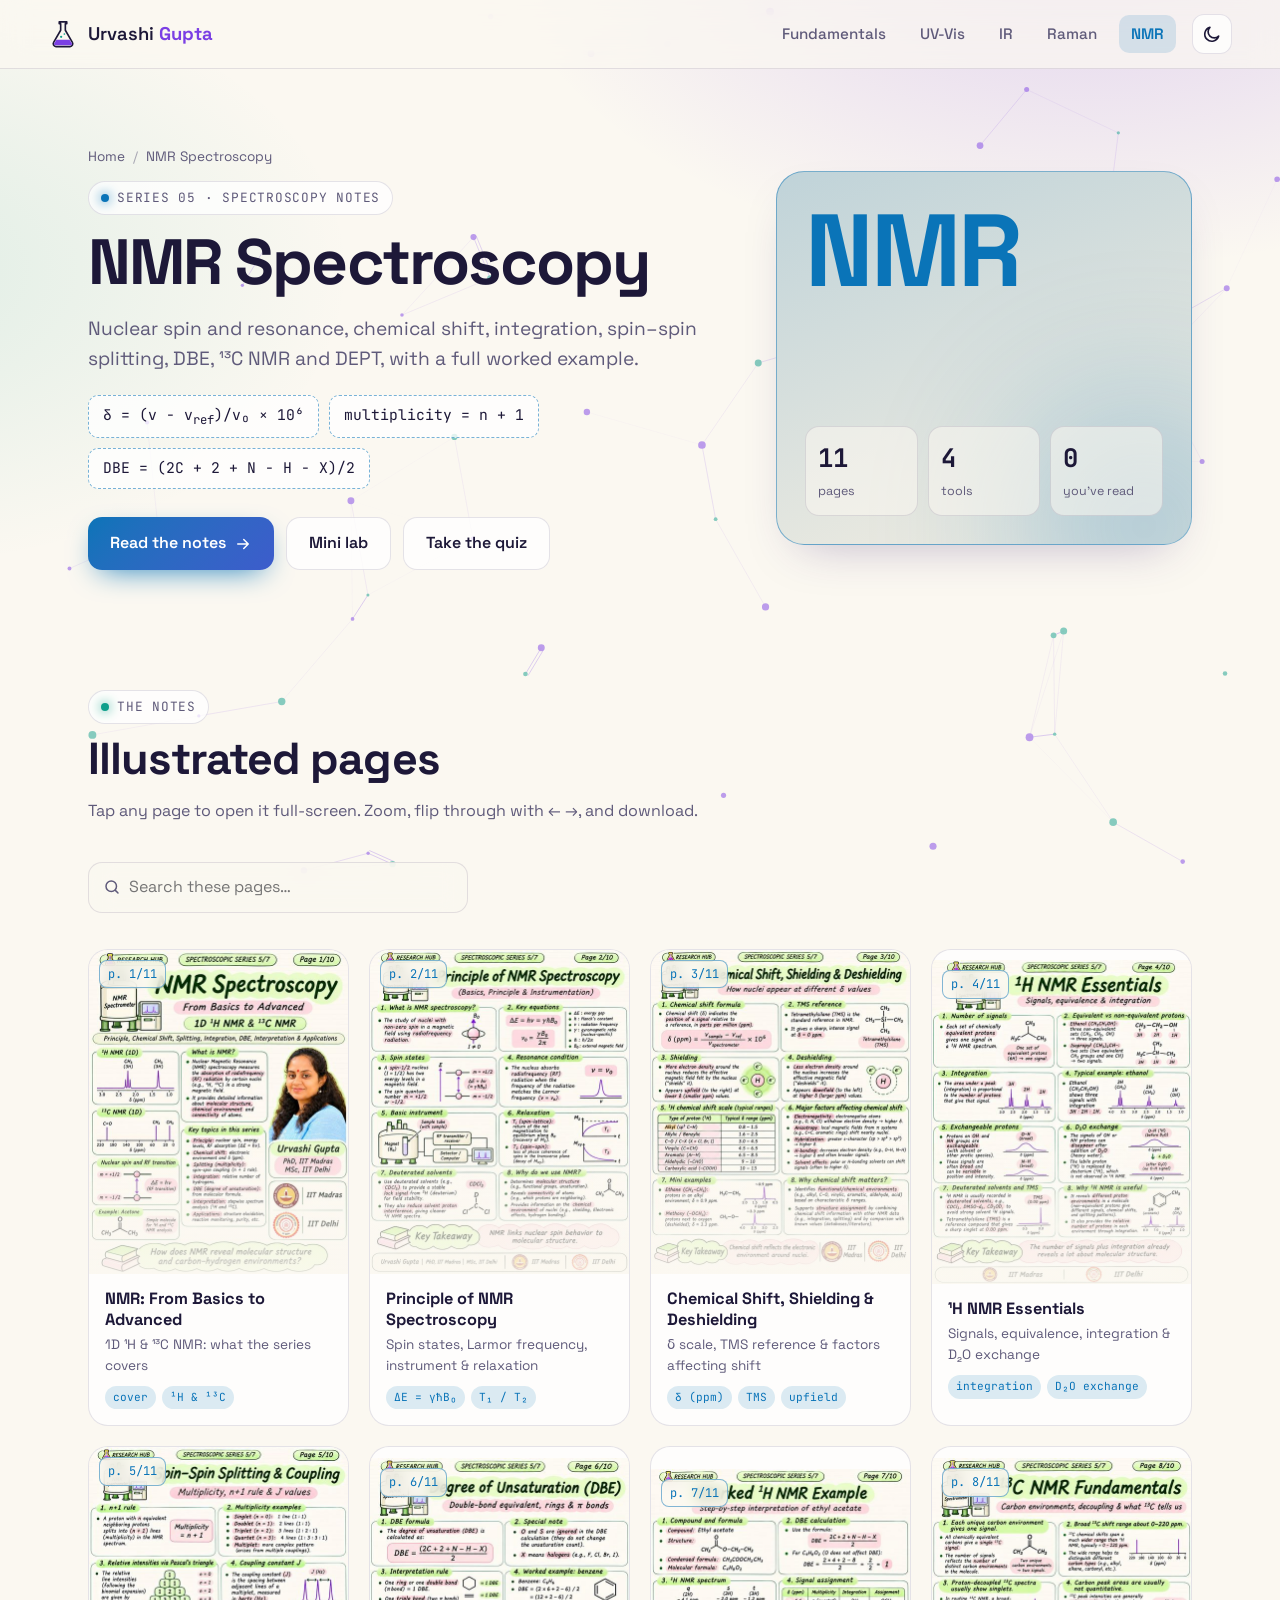
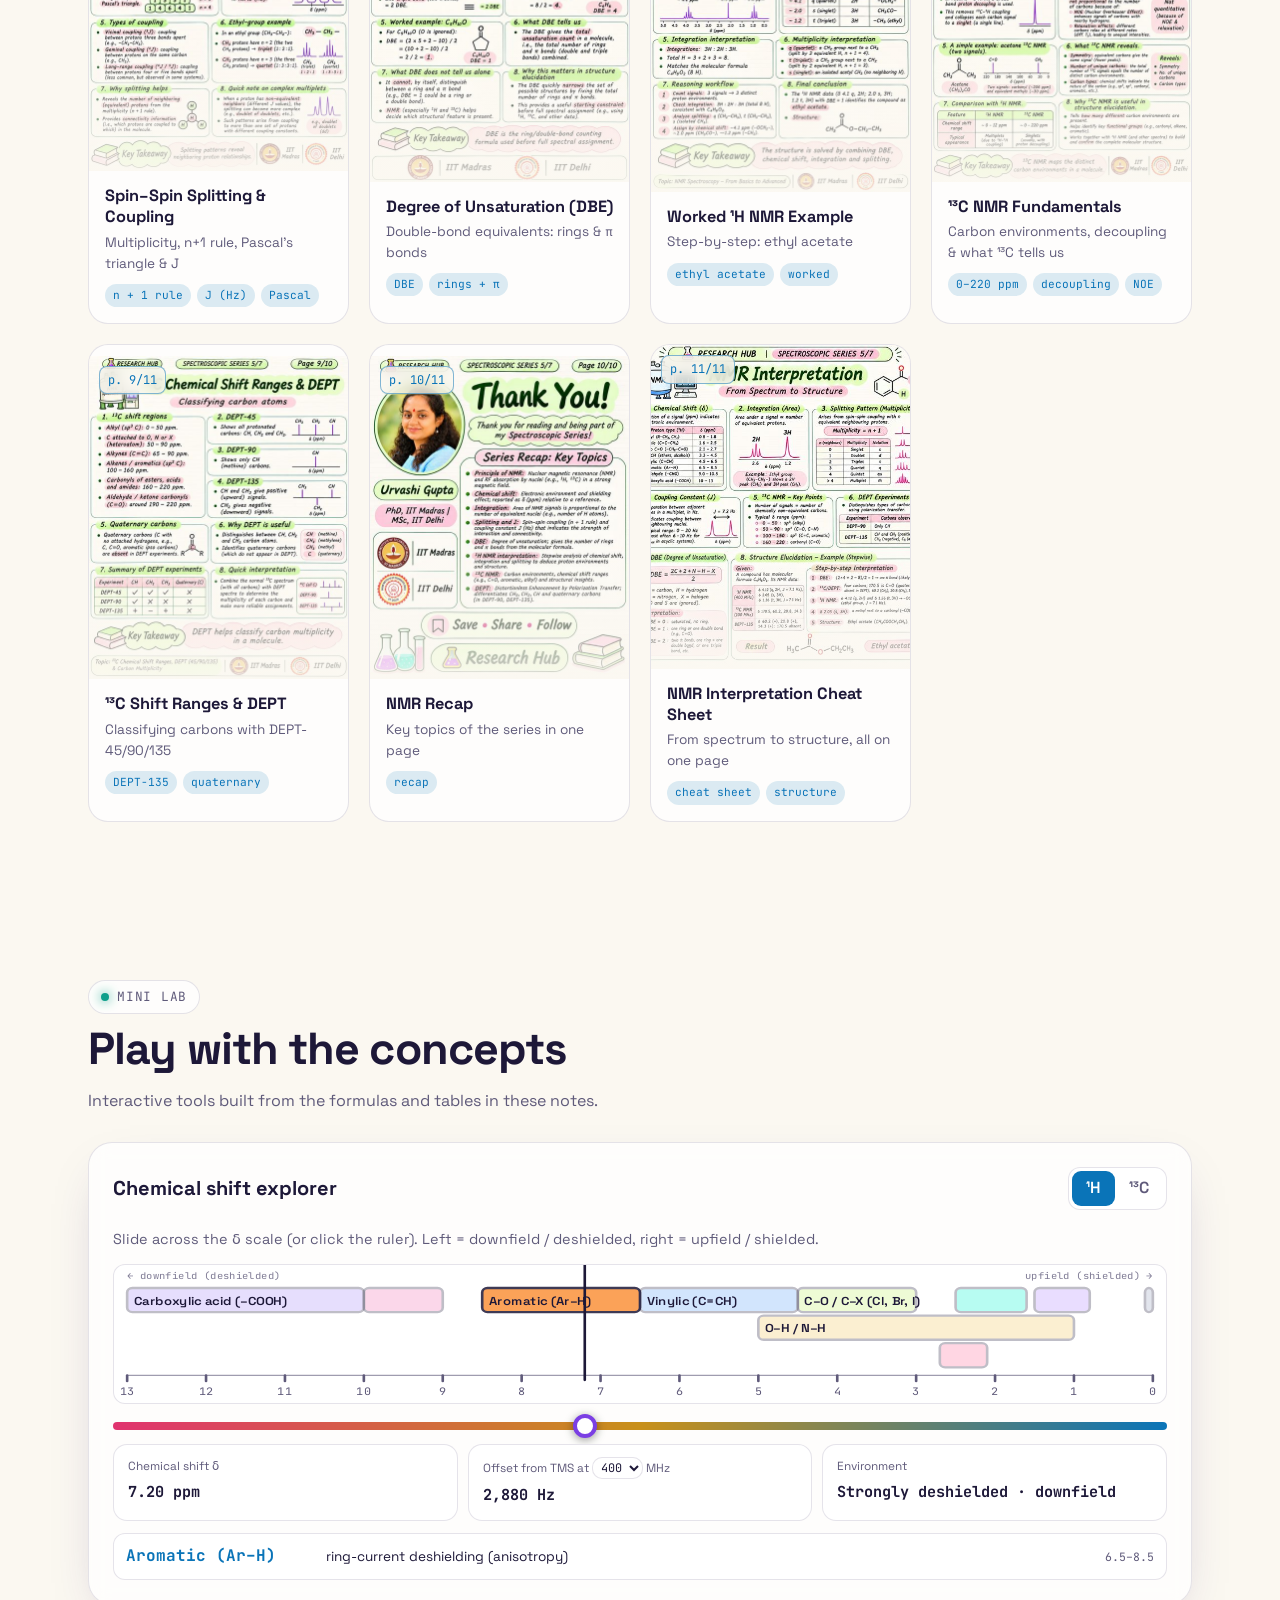
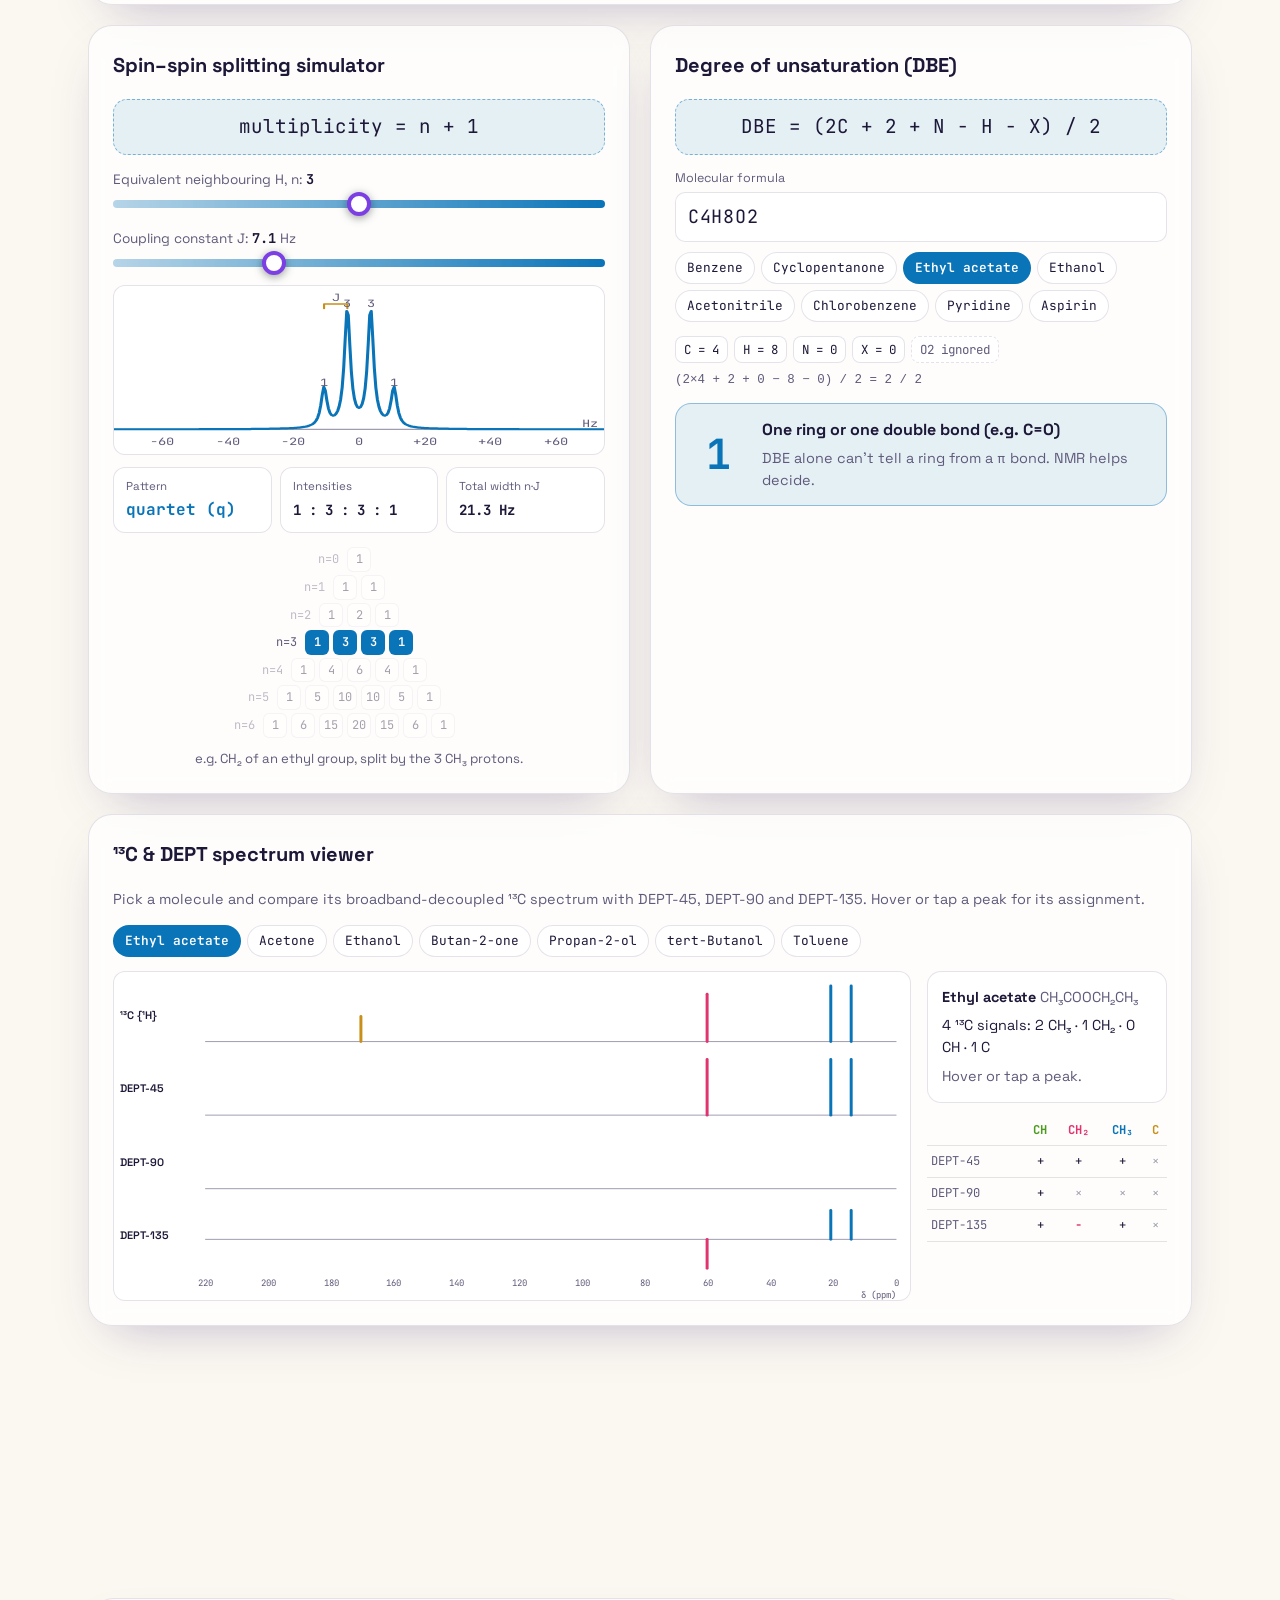
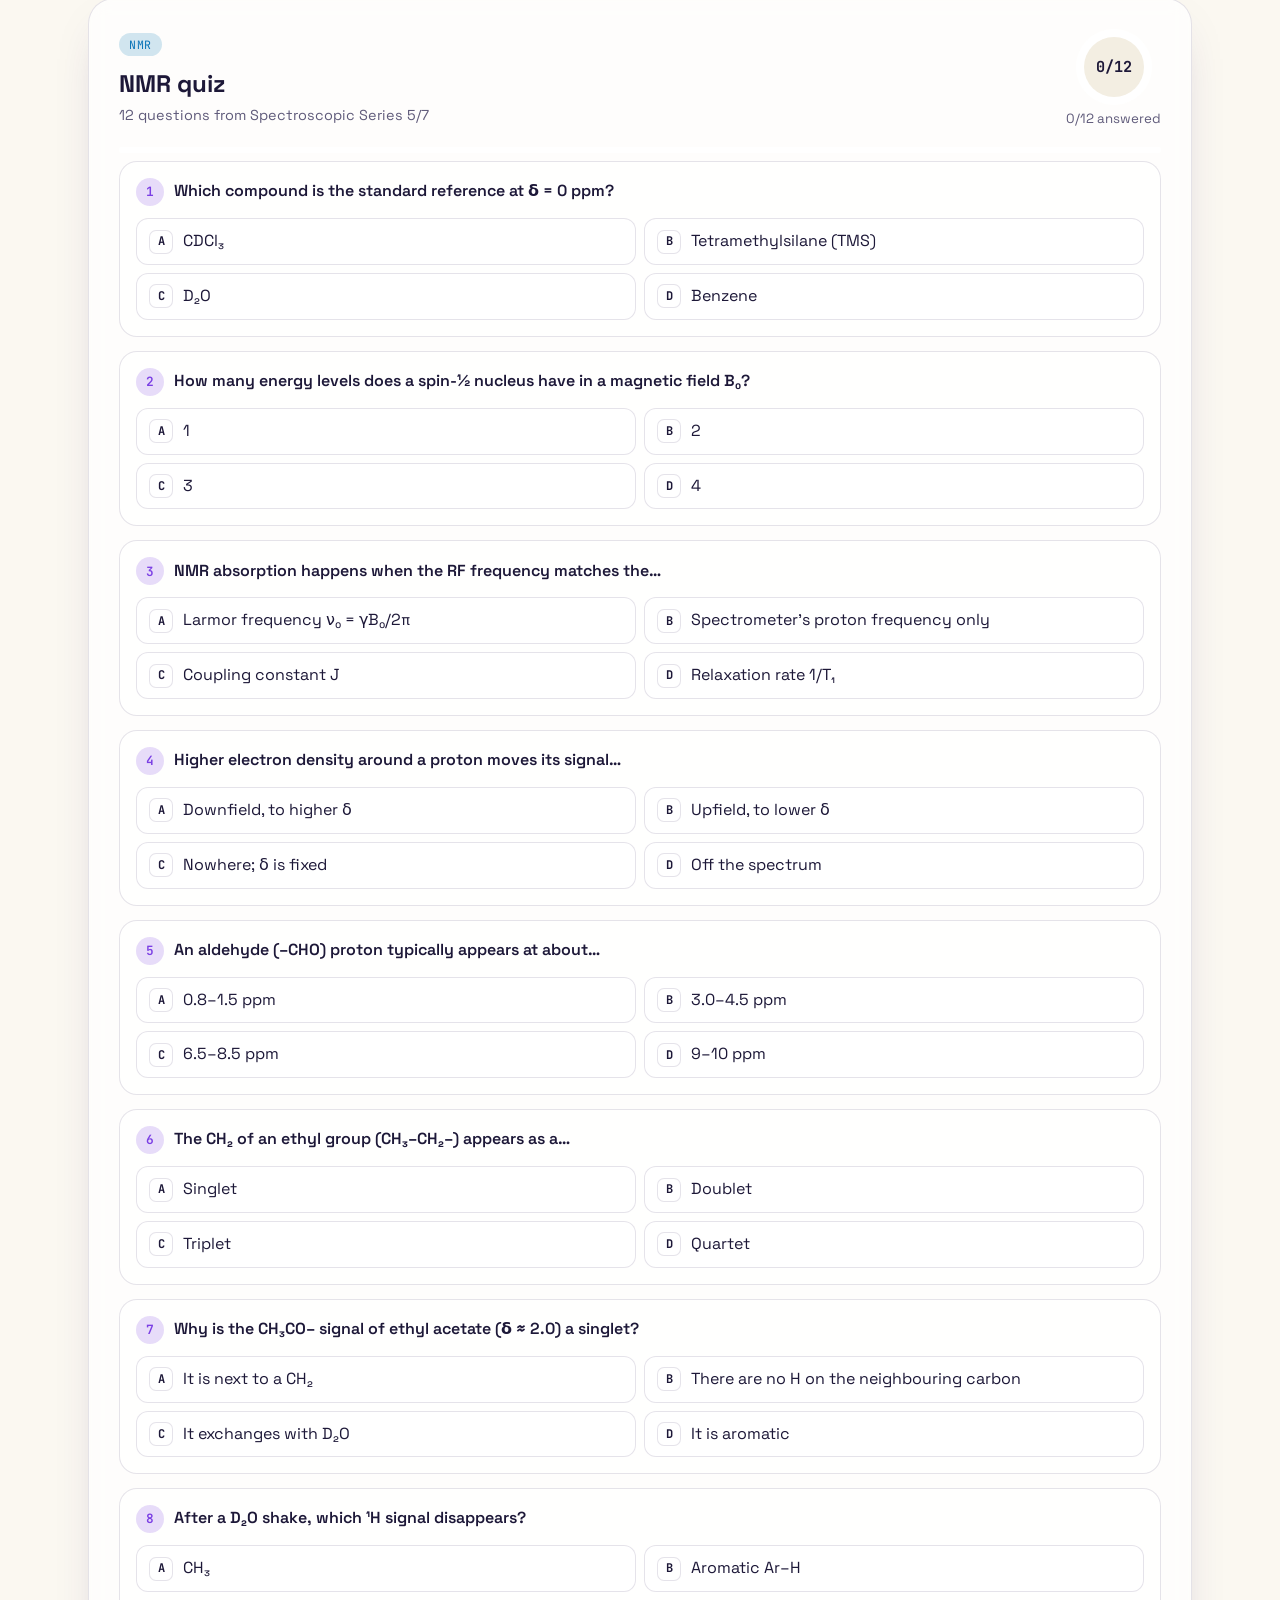
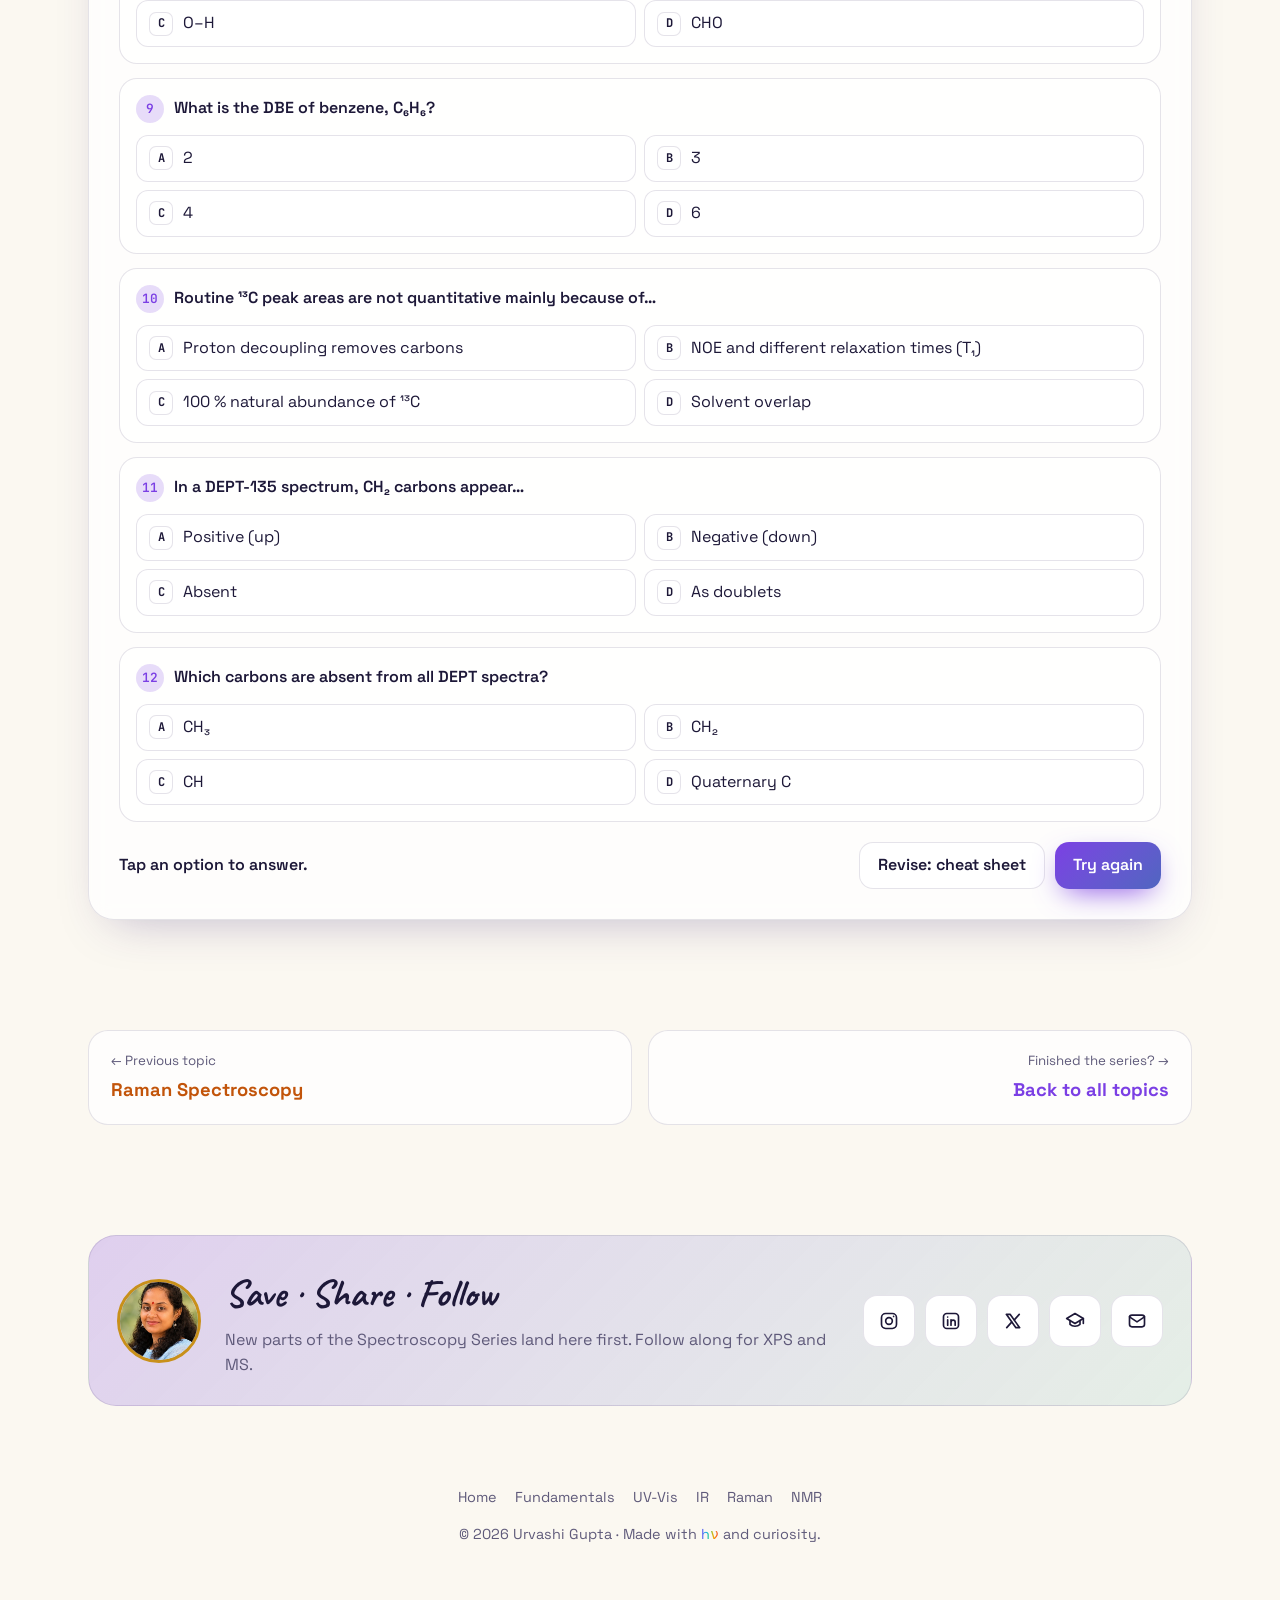
<file: nmr/index.html>
<!doctype html>
<html lang="en">
<head>
  <meta charset="utf-8" />
  <meta name="viewport" content="width=device-width, initial-scale=1" />
  <title>NMR Spectroscopy Notes · Urvashi Gupta</title>
  <meta name="description" content="NMR Spectroscopy: Nuclear spin and resonance, chemical shift, integration, spin–spin splitting, DBE, ¹³C NMR and DEPT, with a full worked example." />
  <link rel="icon" href="data:image/svg+xml,<svg xmlns='http://www.w3.org/2000/svg' viewBox='0 0 64 64'><path d='M24 6h16v4h-3v14l15 26a6 6 0 0 1-5 9H17a6 6 0 0 1-5-9l15-26V10h-3z' fill='%239b5de5'/><path d='M18 44h28l5 8a3 3 0 0 1-3 4H16a3 3 0 0 1-3-4z' fill='%2300f5d4'/></svg>" />
  <link rel="preconnect" href="https://fonts.googleapis.com" />
  <link rel="preconnect" href="https://fonts.gstatic.com" crossorigin />
  <link href="https://fonts.googleapis.com/css2?family=Caveat:wght@600;700&family=JetBrains+Mono:wght@400;600&family=Space+Grotesk:wght@400;500;600;700&display=swap" rel="stylesheet" />
  <link rel="stylesheet" href="../styles.css" />
</head>
<body data-page="nmr" data-base="../">
  <canvas id="molecules" aria-hidden="true"></canvas>
  <header class="nav" id="nav"></header>

  <main id="top">
    <!-- TOPIC HEADER -->
    <section class="topic-hero" id="topicHero" style="--c: var(--c-nmr)">
      <div class="th-text reveal">
        <nav class="crumb" aria-label="Breadcrumb"><a href="../">Home</a><span>/</span>NMR Spectroscopy</nav>
        <p class="eyebrow"><span class="dot"></span> Series 05 · Spectroscopy notes</p>
        <h1>NMR Spectroscopy</h1>
        <p class="lead">Nuclear spin and resonance, chemical shift, integration, spin–spin splitting, DBE, ¹³C NMR and DEPT, with a full worked example.</p>
        <div class="formula-row">
          <code class="formula">δ = (ν − ν<sub>ref</sub>)/ν₀ × 10⁶</code>
          <code class="formula">multiplicity = n + 1</code>
          <code class="formula">DBE = (2C + 2 + N − H − X)/2</code>
        </div>
        <div class="cta">
          <a href="#notes" class="btn primary">Read the notes <svg viewBox="0 0 24 24"><path d="M5 12h14M13 6l6 6-6 6"/></svg></a>
          <a href="#lab" class="btn ghost">Mini lab</a>
          <a href="#quiz" class="btn ghost">Take the quiz</a>
        </div>
      </div>
      <div class="th-card reveal">
        <span class="th-sym" data-len="3">NMR</span>
        <div class="th-stats">
          <div><b id="topicPages">–</b><span>pages</span></div>
          <div><b id="topicTools">–</b><span>tools</span></div>
          <div><b id="topicRead">0</b><span>you've read</span></div>
        </div>
      </div>
    </section>

    <!-- NOTES -->
    <section id="notes" class="section">
      <div class="section-head reveal">
        <p class="eyebrow"><span class="dot"></span> The notes</p>
        <h2>Illustrated pages</h2>
        <p class="muted">Tap any page to open it full-screen. Zoom, flip through with ← →, and download.</p>
      </div>
      <div class="toolbar reveal">
        <label class="search">
          <svg viewBox="0 0 24 24"><circle cx="11" cy="11" r="7"/><path d="m20 20-3.5-3.5"/></svg>
          <input id="search" type="search" placeholder="Search these pages…" />
        </label>
      </div>
      <div id="groups"></div>
      <p id="empty" class="empty" hidden>No pages match that search.</p>
    </section>

    <!-- LAB -->
    <section id="lab" class="section" style="--c: var(--c-nmr)">
      <div class="section-head reveal">
        <p class="eyebrow"><span class="dot"></span> Mini lab</p>
        <h2>Play with the concepts</h2>
        <p class="muted">Interactive tools built from the formulas and tables in these notes.</p>
      </div>
      <div class="lab-grid">
  <!-- Chemical shift explorer -->
          <article class="tool wide reveal">
            <header><h3>Chemical shift explorer</h3>
              <div class="seg" id="shiftNuc"><button class="on" data-nuc="H">¹H</button><button data-nuc="C">¹³C</button></div>
            </header>
            <p class="muted small">Slide across the δ scale (or click the ruler). Left = downfield / deshielded, right = upfield / shielded.</p>
            <svg id="shiftRuler" class="shift-ruler" viewBox="0 0 800 120" preserveAspectRatio="none"></svg>
            <input type="range" id="shiftSlider" min="0" max="13" step="0.05" value="7.2" class="r-nmr flip" aria-label="Chemical shift" />
            <div class="readouts three">
              <div><small>Chemical shift δ</small><b id="shiftD">–</b></div>
              <div><small>Offset from TMS at <select id="shiftMHz"><option>60</option><option>300</option><option selected>400</option><option>600</option></select> MHz</small><b id="shiftHz">–</b></div>
              <div><small>Environment</small><b id="shiftShield">–</b></div>
            </div>
            <ul id="shiftMatches" class="ir-matches nmr-matches"></ul>
          </article>

  <!-- Splitting simulator -->
          <article class="tool reveal">
            <header><h3>Spin–spin splitting simulator</h3></header>
            <p class="big-formula nmr">multiplicity = n + 1</p>
            <label class="slider-label">Equivalent neighbouring H, n: <b id="splitNv">–</b>
              <input type="range" id="splitN" min="0" max="6" step="1" value="3" class="r-nmr" />
            </label>
            <label class="slider-label">Coupling constant J: <b id="splitJv">–</b> Hz
              <input type="range" id="splitJ" min="2" max="18" step="0.1" value="7.1" class="r-nmr" />
            </label>
            <svg id="splitPlot" class="plot" viewBox="0 0 320 150" preserveAspectRatio="none"></svg>
            <div class="out-row">
              <div><small>Pattern</small><b id="splitName" class="hi">–</b></div>
              <div><small>Intensities</small><b id="splitRatio">–</b></div>
              <div><small>Total width n·J</small><b id="splitW">–</b></div>
            </div>
            <div class="pascal" id="pascal"></div>
          </article>

  <!-- DBE -->
          <article class="tool reveal">
            <header><h3>Degree of unsaturation (DBE)</h3></header>
            <p class="big-formula nmr">DBE = (2C + 2 + N − H − X) / 2</p>
            <label class="formula-input">Molecular formula
              <input type="text" id="dbeIn" value="C4H8O2" spellcheck="false" autocomplete="off" />
            </label>
            <div class="presets" id="dbePresets"></div>
            <div class="dbe-work" id="dbeWork"></div>
            <div class="dbe-result"><span id="dbeVal">–</span><div><b id="dbeMeaning">–</b><p class="muted small" id="dbeHint"></p></div></div>
          </article>

  <!-- DEPT -->
          <article class="tool wide reveal">
            <header><h3>¹³C &amp; DEPT spectrum viewer</h3></header>
            <p class="muted small">Pick a molecule and compare its broadband-decoupled ¹³C spectrum with DEPT-45, DEPT-90 and DEPT-135. Hover or tap a peak for its assignment.</p>
            <div class="presets" id="deptMols"></div>
            <div class="dept-wrap">
              <svg id="deptPlot" class="dept-plot" viewBox="0 0 800 330" preserveAspectRatio="none"></svg>
              <div class="dept-side">
                <div id="deptInfo" class="dept-info"></div>
                <table class="dept-table">
                  <thead><tr><th></th><th>CH</th><th>CH₂</th><th>CH₃</th><th>C</th></tr></thead>
                  <tbody>
                    <tr><td>DEPT-45</td><td>+</td><td>+</td><td>+</td><td class="x">×</td></tr>
                    <tr><td>DEPT-90</td><td>+</td><td class="x">×</td><td class="x">×</td><td class="x">×</td></tr>
                    <tr><td>DEPT-135</td><td>+</td><td class="neg">−</td><td>+</td><td class="x">×</td></tr>
                  </tbody>
                </table>
              </div>
            </div>
          </article>
      </div>
    </section>

    <!-- QUIZ -->
    <section id="quiz" class="section">
      <div class="section-head reveal">
        <p class="eyebrow"><span class="dot"></span> Quiz</p>
        <h2>Test yourself</h2>
        <p class="muted">Tap an answer to get instant feedback and an explanation. Your best score is saved on this device.</p>
      </div>
      <div class="quiz-card reveal" id="quizCard">
        <div class="quiz-top">
          <div>
            <span class="tag" id="quizTag"></span>
            <h3 id="quizTitle"></h3>
            <p class="muted small" id="quizSub"></p>
          </div>
          <div class="quiz-score">
            <div class="ring" id="quizRing"><span id="quizScore">0/0</span></div>
            <small class="muted" id="quizBest"></small>
          </div>
        </div>
        <div class="progress"><span id="quizProg"></span></div>
        <ol class="quiz-qs" id="quizQs"></ol>
        <div class="quiz-foot">
          <p id="quizMsg" class="quiz-msg"></p>
          <div class="quiz-actions">
            <a class="btn ghost" id="quizPoster" target="_blank" rel="noopener">View poster</a>
            <button class="btn primary" id="quizReset">Try again</button>
          </div>
        </div>
      </div>
    </section>

    <!-- NEXT -->
    <section class="section">
      <div class="pager-row reveal" id="topicPager"></div>
    </section>

    <section class="section connect reveal">
      <div class="connect-card">
        <img src="../img/profile.jpg" alt="" class="mini-avatar" />
        <div>
          <h2>Save · Share · Follow</h2>
          <p class="muted">New parts of the Spectroscopy Series land here first. Follow along for XPS and MS.</p>
        </div>
        <div class="socials big"></div>
      </div>
    </section>
  </main>

  <footer class="footer" id="footer"></footer>
  <script src="../app.js"></script>
</body>
</html>
</file>
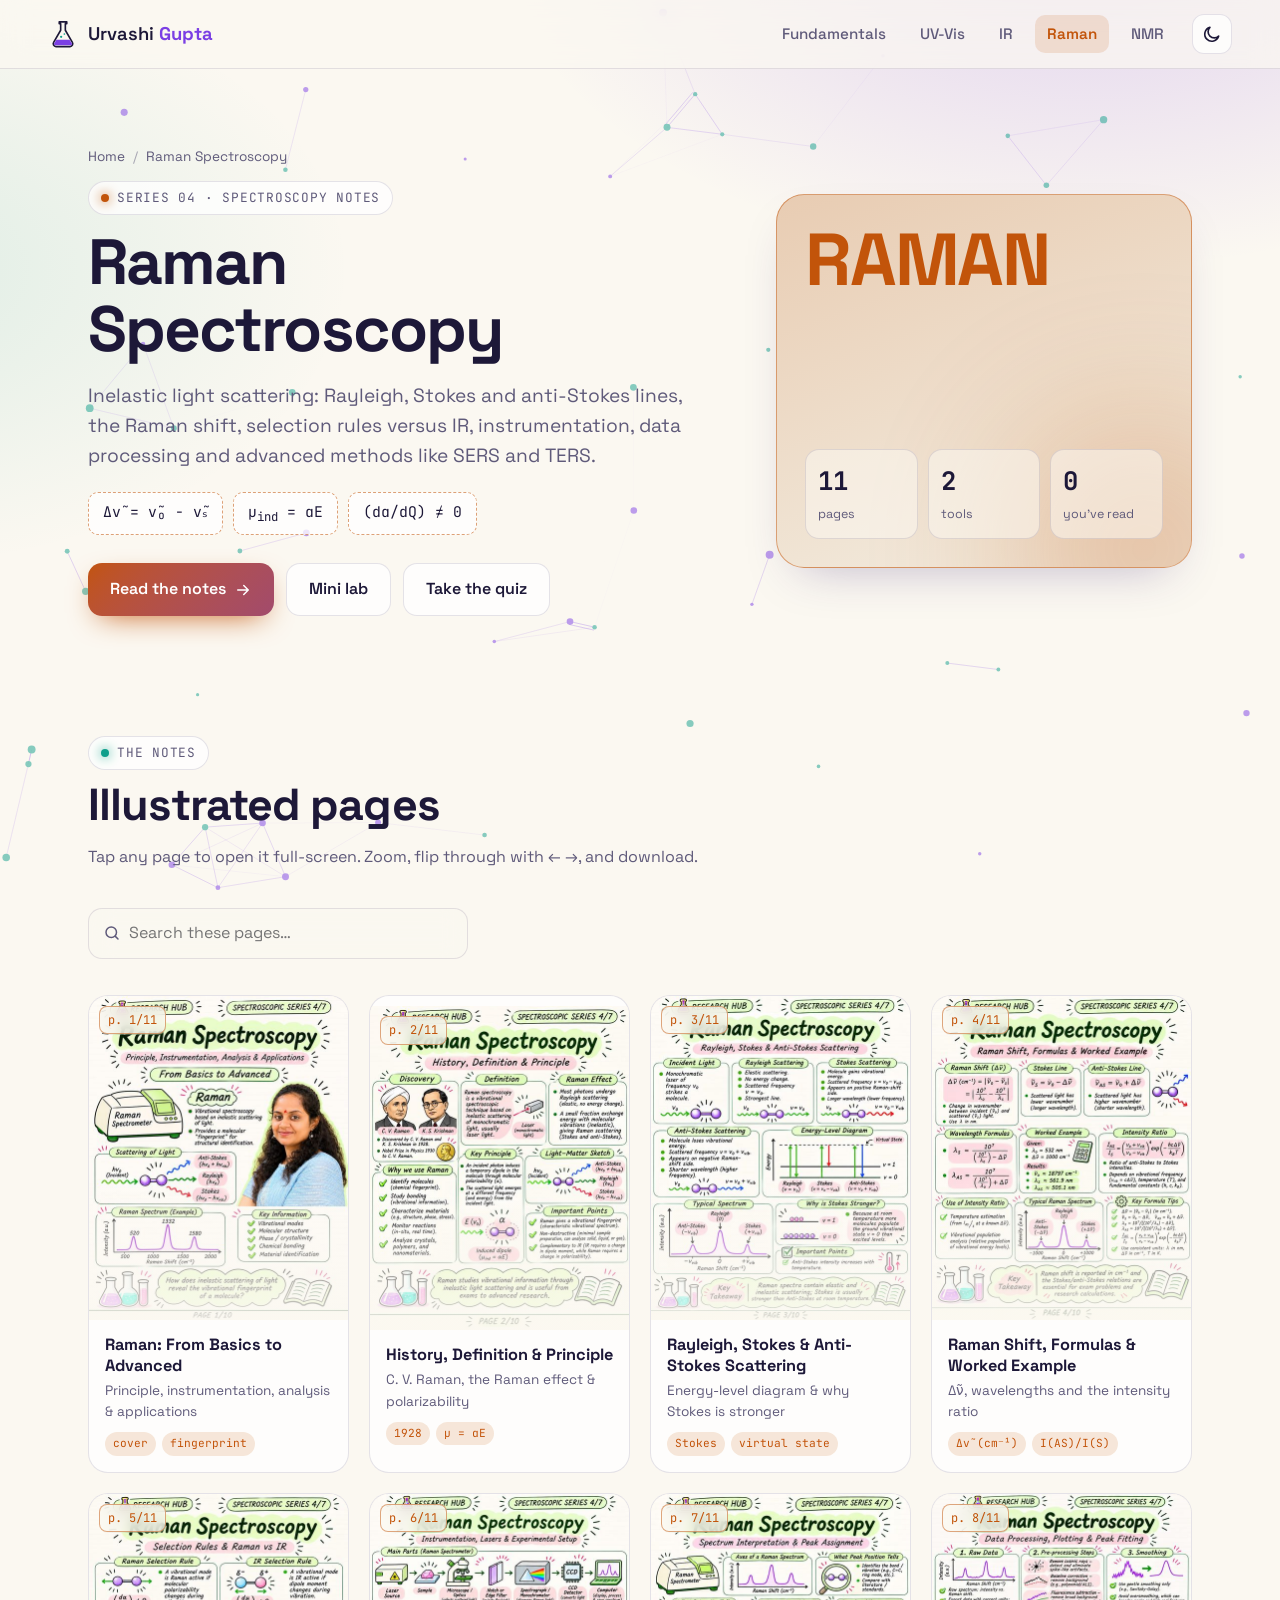
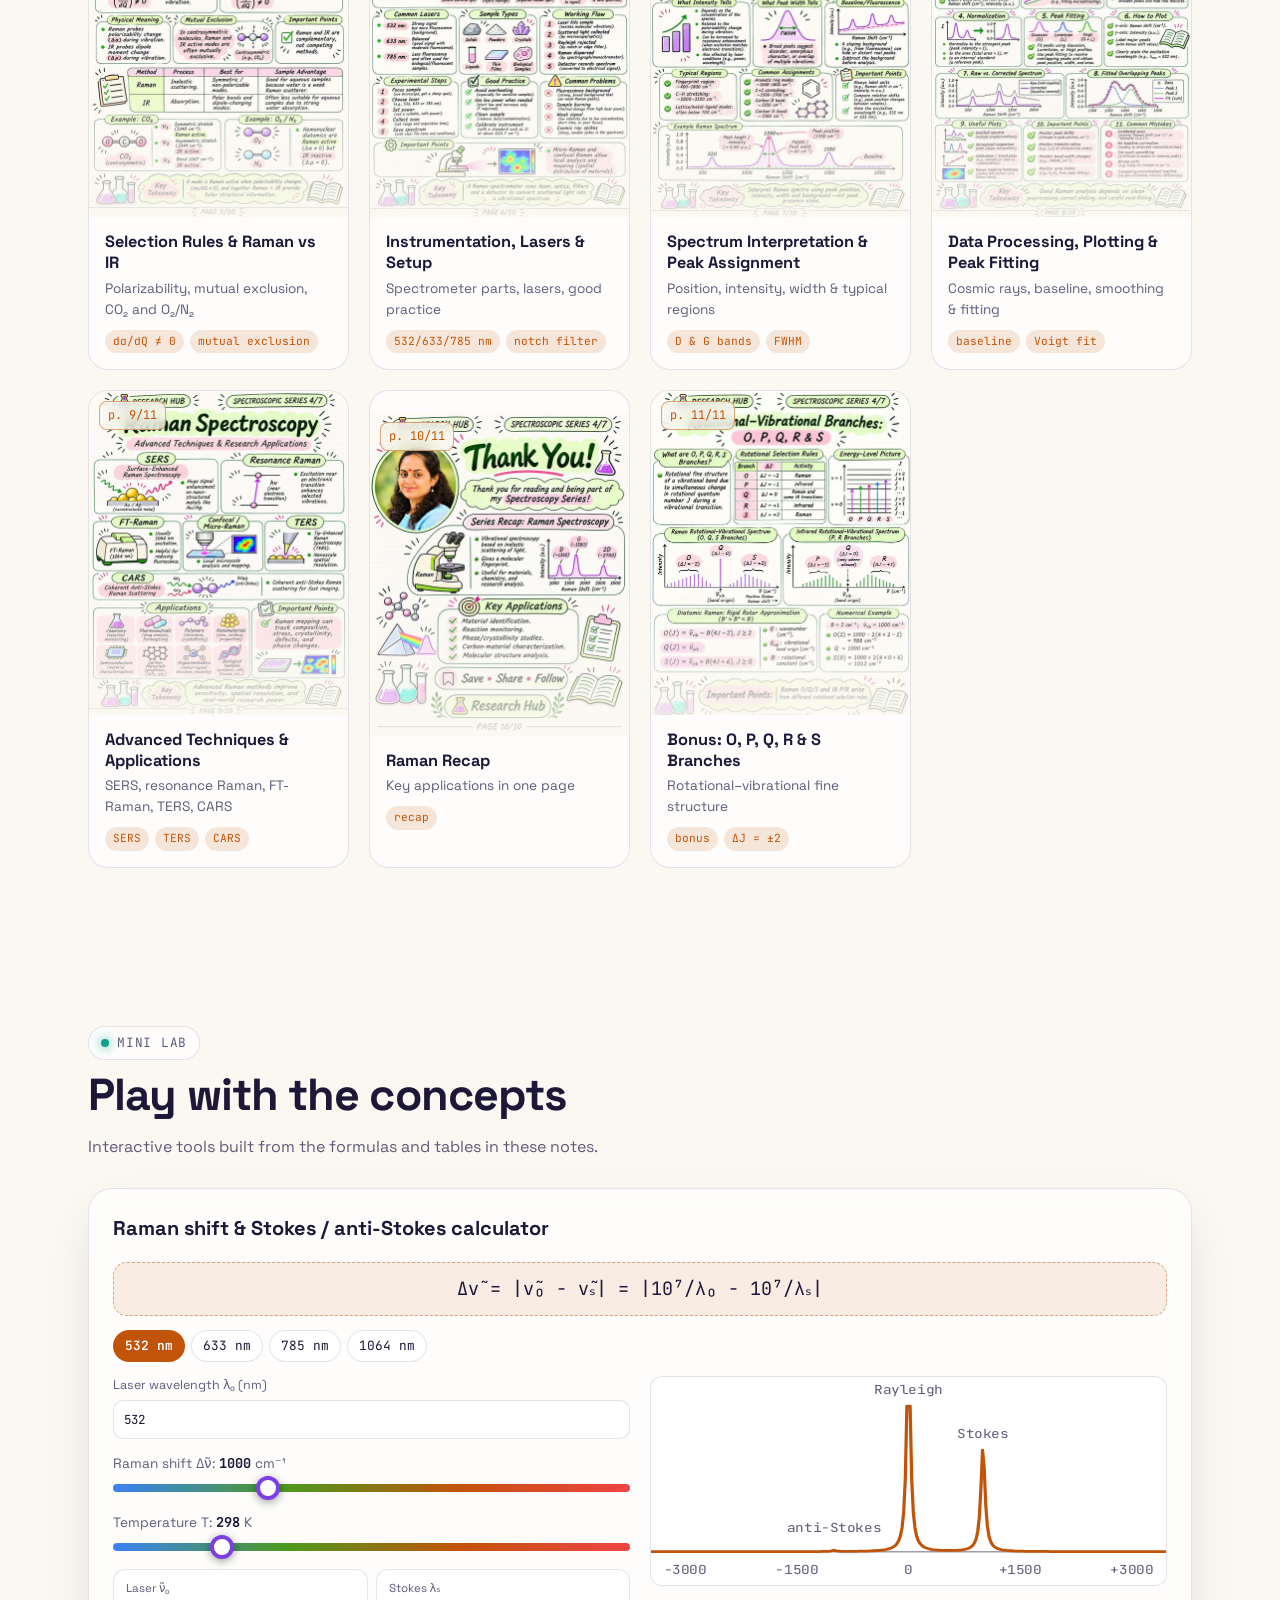
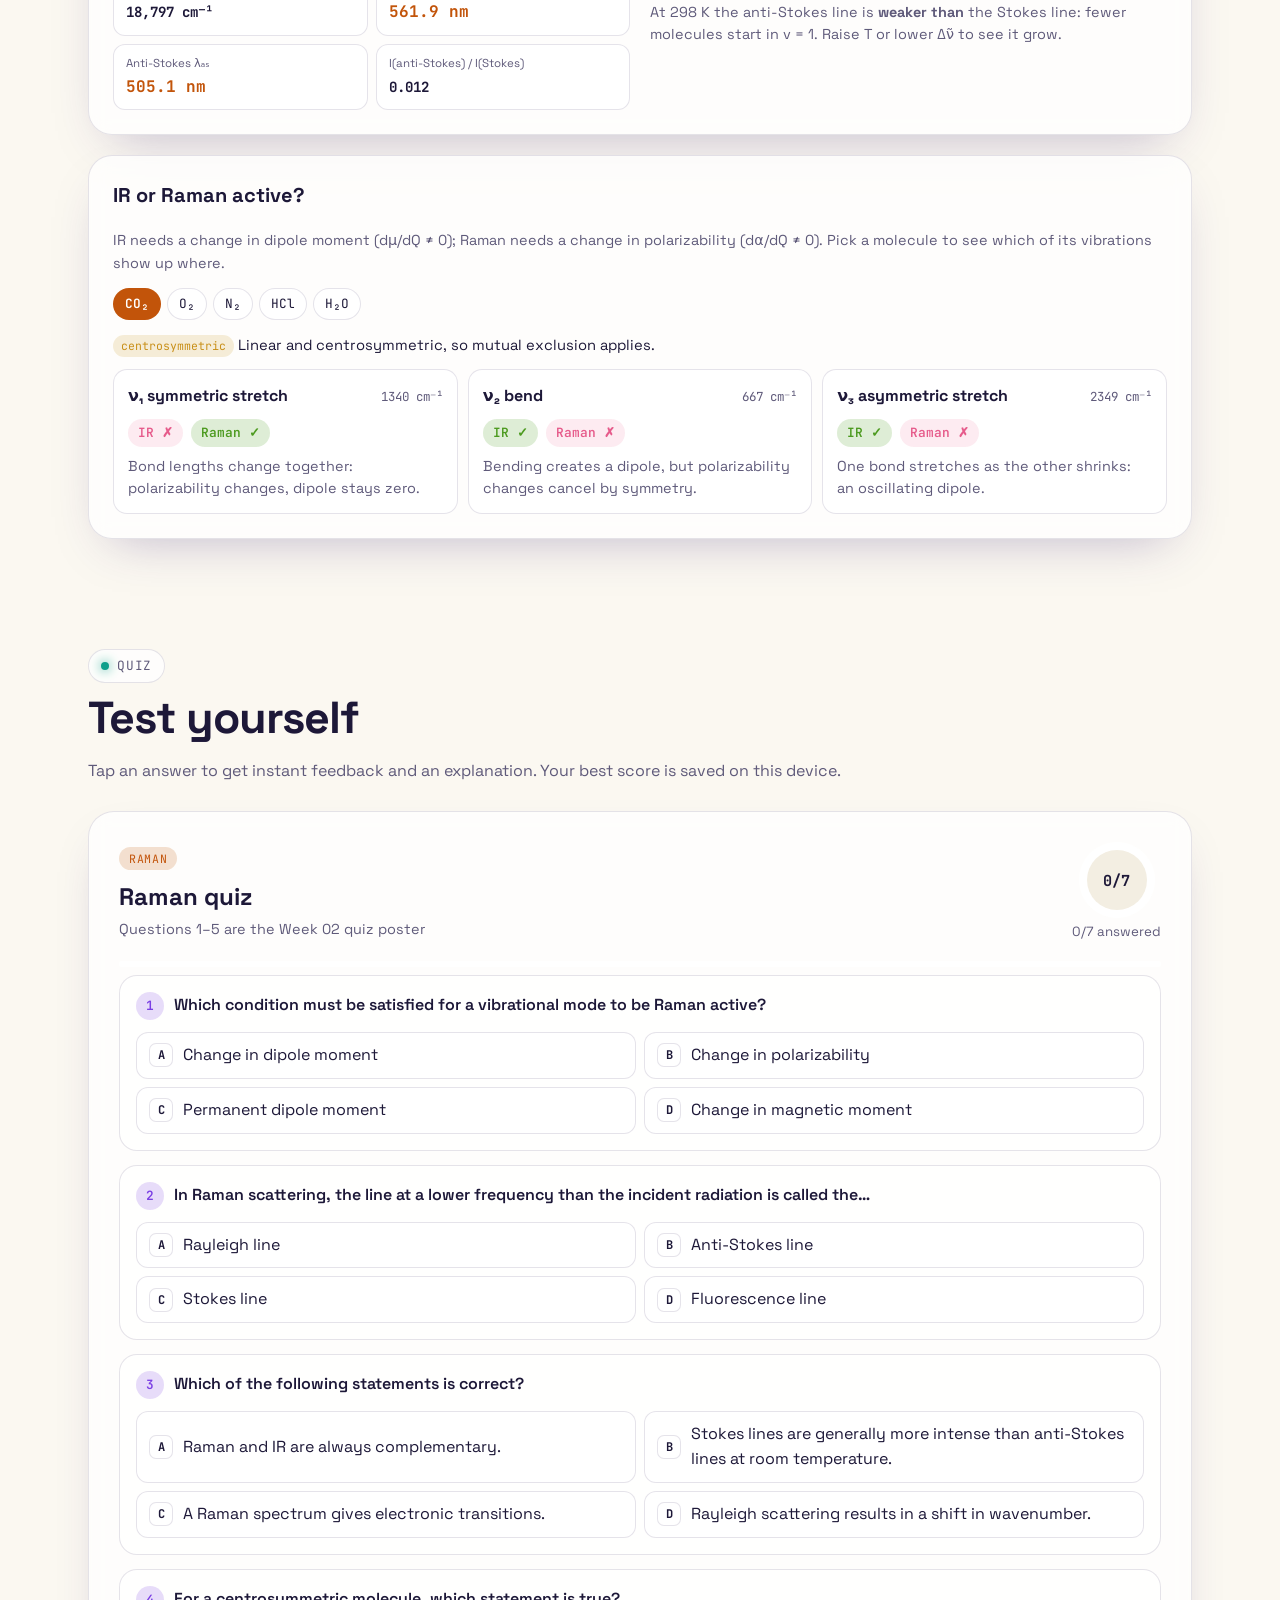
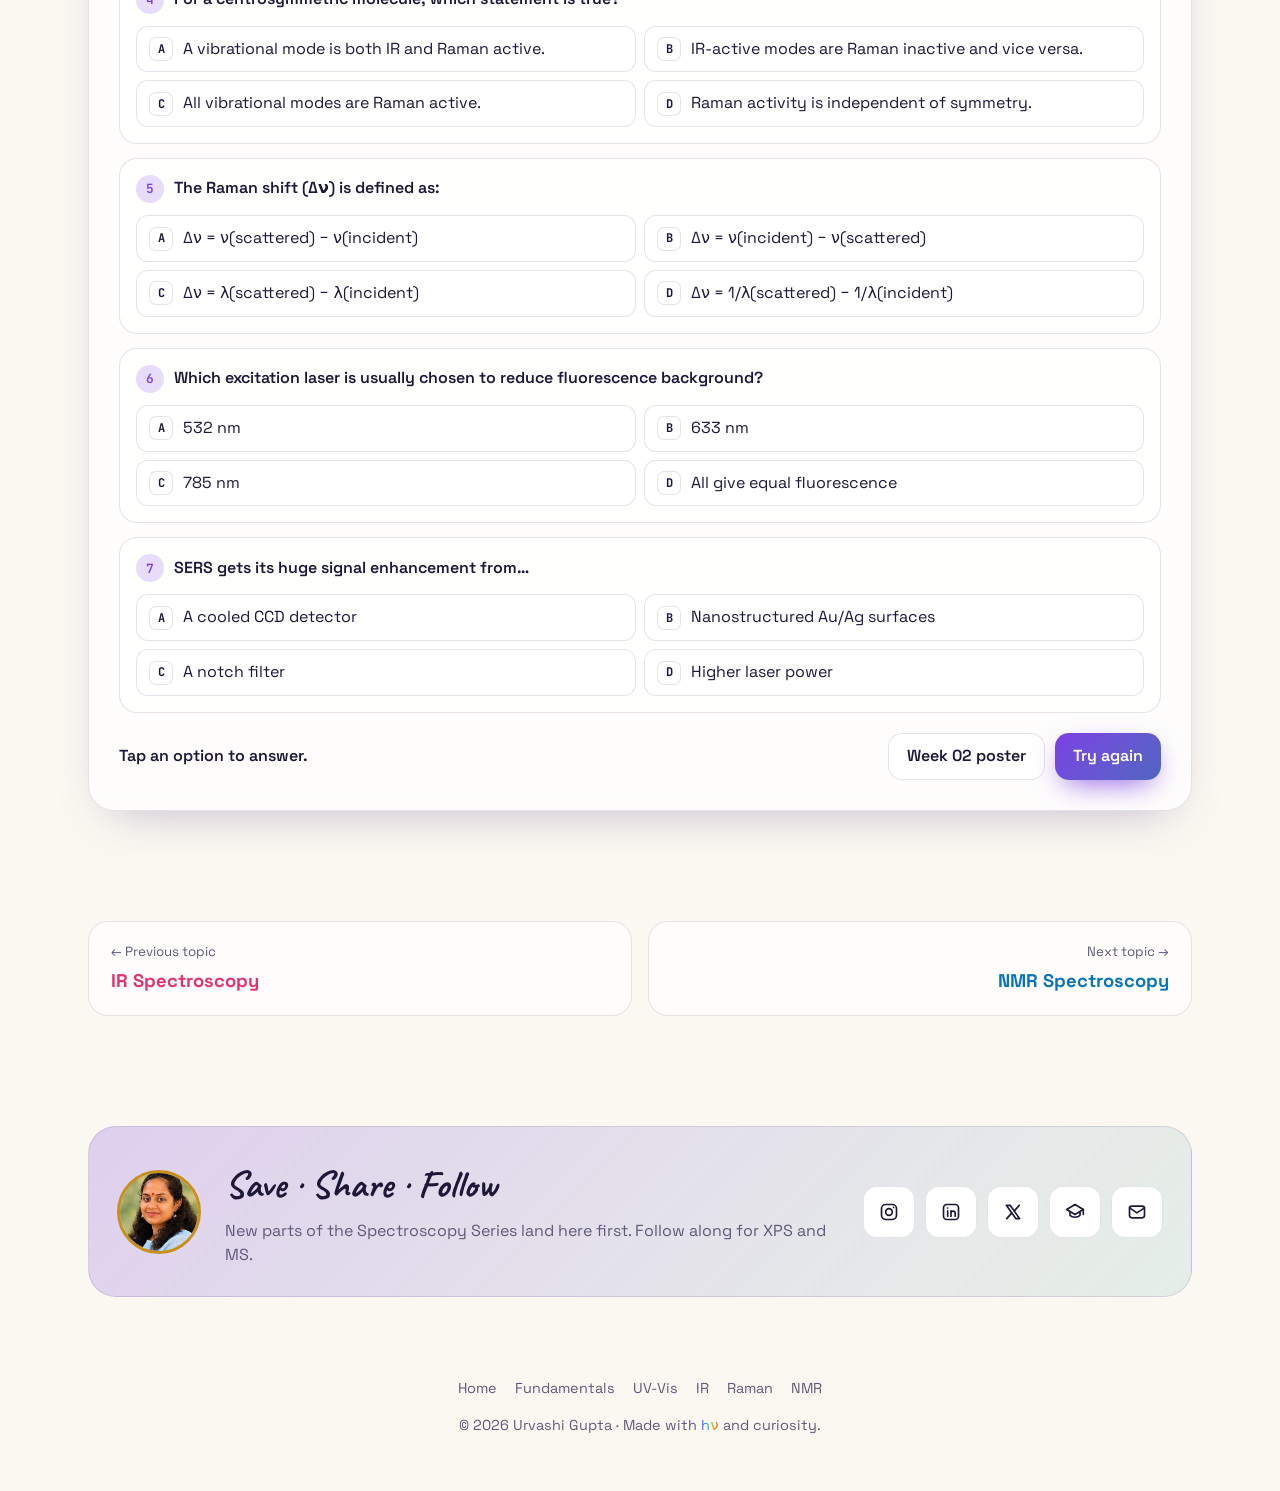
<file: raman/index.html>
<!doctype html>
<html lang="en">
<head>
  <meta charset="utf-8" />
  <meta name="viewport" content="width=device-width, initial-scale=1" />
  <title>Raman Spectroscopy Notes · Urvashi Gupta</title>
  <meta name="description" content="Raman Spectroscopy: Rayleigh, Stokes and anti-Stokes scattering, Raman shift, selection rules, instrumentation, data processing and advanced techniques such as SERS." />
  <link rel="icon" href="data:image/svg+xml,<svg xmlns='http://www.w3.org/2000/svg' viewBox='0 0 64 64'><path d='M24 6h16v4h-3v14l15 26a6 6 0 0 1-5 9H17a6 6 0 0 1-5-9l15-26V10h-3z' fill='%239b5de5'/><path d='M18 44h28l5 8a3 3 0 0 1-3 4H16a3 3 0 0 1-3-4z' fill='%2300f5d4'/></svg>" />
  <link rel="preconnect" href="https://fonts.googleapis.com" />
  <link rel="preconnect" href="https://fonts.gstatic.com" crossorigin />
  <link href="https://fonts.googleapis.com/css2?family=Caveat:wght@600;700&family=JetBrains+Mono:wght@400;600&family=Space+Grotesk:wght@400;500;600;700&display=swap" rel="stylesheet" />
  <link rel="stylesheet" href="../styles.css" />
</head>
<body data-page="raman" data-base="../">
  <canvas id="molecules" aria-hidden="true"></canvas>
  <header class="nav" id="nav"></header>

  <main id="top">
    <!-- TOPIC HEADER -->
    <section class="topic-hero" id="topicHero" style="--c: var(--c-raman)">
      <div class="th-text reveal">
        <nav class="crumb" aria-label="Breadcrumb"><a href="../">Home</a><span>/</span>Raman Spectroscopy</nav>
        <p class="eyebrow"><span class="dot"></span> Series 04 · Spectroscopy notes</p>
        <h1>Raman Spectroscopy</h1>
        <p class="lead">Inelastic light scattering: Rayleigh, Stokes and anti-Stokes lines, the Raman shift, selection rules versus IR, instrumentation, data processing and advanced methods like SERS and TERS.</p>
        <div class="formula-row">
          <code class="formula">Δν̃ = ν̃₀ − ν̃ₛ</code>
          <code class="formula">μ<sub>ind</sub> = αE</code>
          <code class="formula">(dα/dQ) ≠ 0</code>
        </div>
        <div class="cta">
          <a href="#notes" class="btn primary">Read the notes <svg viewBox="0 0 24 24"><path d="M5 12h14M13 6l6 6-6 6"/></svg></a>
          <a href="#lab" class="btn ghost">Mini lab</a>
          <a href="#quiz" class="btn ghost">Take the quiz</a>
        </div>
      </div>
      <div class="th-card reveal">
        <span class="th-sym" data-len="5">RAMAN</span>
        <div class="th-stats">
          <div><b id="topicPages">–</b><span>pages</span></div>
          <div><b id="topicTools">–</b><span>tools</span></div>
          <div><b id="topicRead">0</b><span>you've read</span></div>
        </div>
      </div>
    </section>

    <!-- NOTES -->
    <section id="notes" class="section">
      <div class="section-head reveal">
        <p class="eyebrow"><span class="dot"></span> The notes</p>
        <h2>Illustrated pages</h2>
        <p class="muted">Tap any page to open it full-screen. Zoom, flip through with ← →, and download.</p>
      </div>
      <div class="toolbar reveal">
        <label class="search">
          <svg viewBox="0 0 24 24"><circle cx="11" cy="11" r="7"/><path d="m20 20-3.5-3.5"/></svg>
          <input id="search" type="search" placeholder="Search these pages…" />
        </label>
      </div>
      <div id="groups"></div>
      <p id="empty" class="empty" hidden>No pages match that search.</p>
    </section>

    <!-- LAB -->
    <section id="lab" class="section" style="--c: var(--c-raman)">
      <div class="section-head reveal">
        <p class="eyebrow"><span class="dot"></span> Mini lab</p>
        <h2>Play with the concepts</h2>
        <p class="muted">Interactive tools built from the formulas and tables in these notes.</p>
      </div>
      <div class="lab-grid">
        <!-- Raman shift calculator -->
        <article class="tool wide reveal">
          <header><h3>Raman shift &amp; Stokes / anti-Stokes calculator</h3></header>
          <p class="big-formula raman">Δν̃ = |ν̃₀ − ν̃ₛ| = |10⁷/λ₀ − 10⁷/λₛ|</p>
          <div class="presets" id="ramLasers"></div>
          <div class="ram-grid">
            <div>
              <div class="fields one">
                <label>Laser wavelength λ₀ (nm) <input type="number" id="ramL0" value="532" min="200" max="1500" step="any" /></label>
              </div>
              <label class="slider-label">Raman shift Δν̃: <b id="ramDvv">–</b> cm⁻¹
                <input type="range" id="ramDv" min="100" max="3200" step="10" value="1000" class="r-raman" />
              </label>
              <label class="slider-label">Temperature T: <b id="ramTv">–</b> K
                <input type="range" id="ramT" min="77" max="1200" step="1" value="298" class="r-raman" />
              </label>
              <div class="out-row two">
                <div><small>Laser ν̃₀</small><b id="ramV0">–</b></div>
                <div><small>Stokes λₛ</small><b id="ramLs" class="hi">–</b></div>
                <div><small>Anti-Stokes λₐₛ</small><b id="ramLas" class="hi">–</b></div>
                <div><small>I(anti-Stokes) / I(Stokes)</small><b id="ramRatio">–</b></div>
              </div>
            </div>
            <div>
              <svg id="ramPlot" class="plot" viewBox="0 0 320 150" preserveAspectRatio="none"></svg>
              <p class="muted small" id="ramNote"></p>
            </div>
          </div>
        </article>

        <!-- Activity -->
        <article class="tool wide reveal">
          <header><h3>IR or Raman active?</h3></header>
          <p class="muted small">IR needs a change in dipole moment (dμ/dQ ≠ 0); Raman needs a change in polarizability (dα/dQ ≠ 0). Pick a molecule to see which of its vibrations show up where.</p>
          <div class="presets" id="actMols"></div>
          <p class="act-note" id="actNote"></p>
          <ul class="act-list" id="actList"></ul>
        </article>
      </div>
    </section>

    <!-- QUIZ -->
    <section id="quiz" class="section">
      <div class="section-head reveal">
        <p class="eyebrow"><span class="dot"></span> Quiz</p>
        <h2>Test yourself</h2>
        <p class="muted">Tap an answer to get instant feedback and an explanation. Your best score is saved on this device.</p>
      </div>
      <div class="quiz-card reveal" id="quizCard">
        <div class="quiz-top">
          <div>
            <span class="tag" id="quizTag"></span>
            <h3 id="quizTitle"></h3>
            <p class="muted small" id="quizSub"></p>
          </div>
          <div class="quiz-score">
            <div class="ring" id="quizRing"><span id="quizScore">0/0</span></div>
            <small class="muted" id="quizBest"></small>
          </div>
        </div>
        <div class="progress"><span id="quizProg"></span></div>
        <ol class="quiz-qs" id="quizQs"></ol>
        <div class="quiz-foot">
          <p id="quizMsg" class="quiz-msg"></p>
          <div class="quiz-actions">
            <a class="btn ghost" id="quizPoster" target="_blank" rel="noopener">View poster</a>
            <button class="btn primary" id="quizReset">Try again</button>
          </div>
        </div>
      </div>
    </section>

    <!-- NEXT -->
    <section class="section">
      <div class="pager-row reveal" id="topicPager"></div>
    </section>

    <section class="section connect reveal">
      <div class="connect-card">
        <img src="../img/profile.jpg" alt="" class="mini-avatar" />
        <div>
          <h2>Save · Share · Follow</h2>
          <p class="muted">New parts of the Spectroscopy Series land here first. Follow along for XPS and MS.</p>
        </div>
        <div class="socials big"></div>
      </div>
    </section>
  </main>

  <footer class="footer" id="footer"></footer>
  <script src="../app.js"></script>
</body>
</html>
</file>
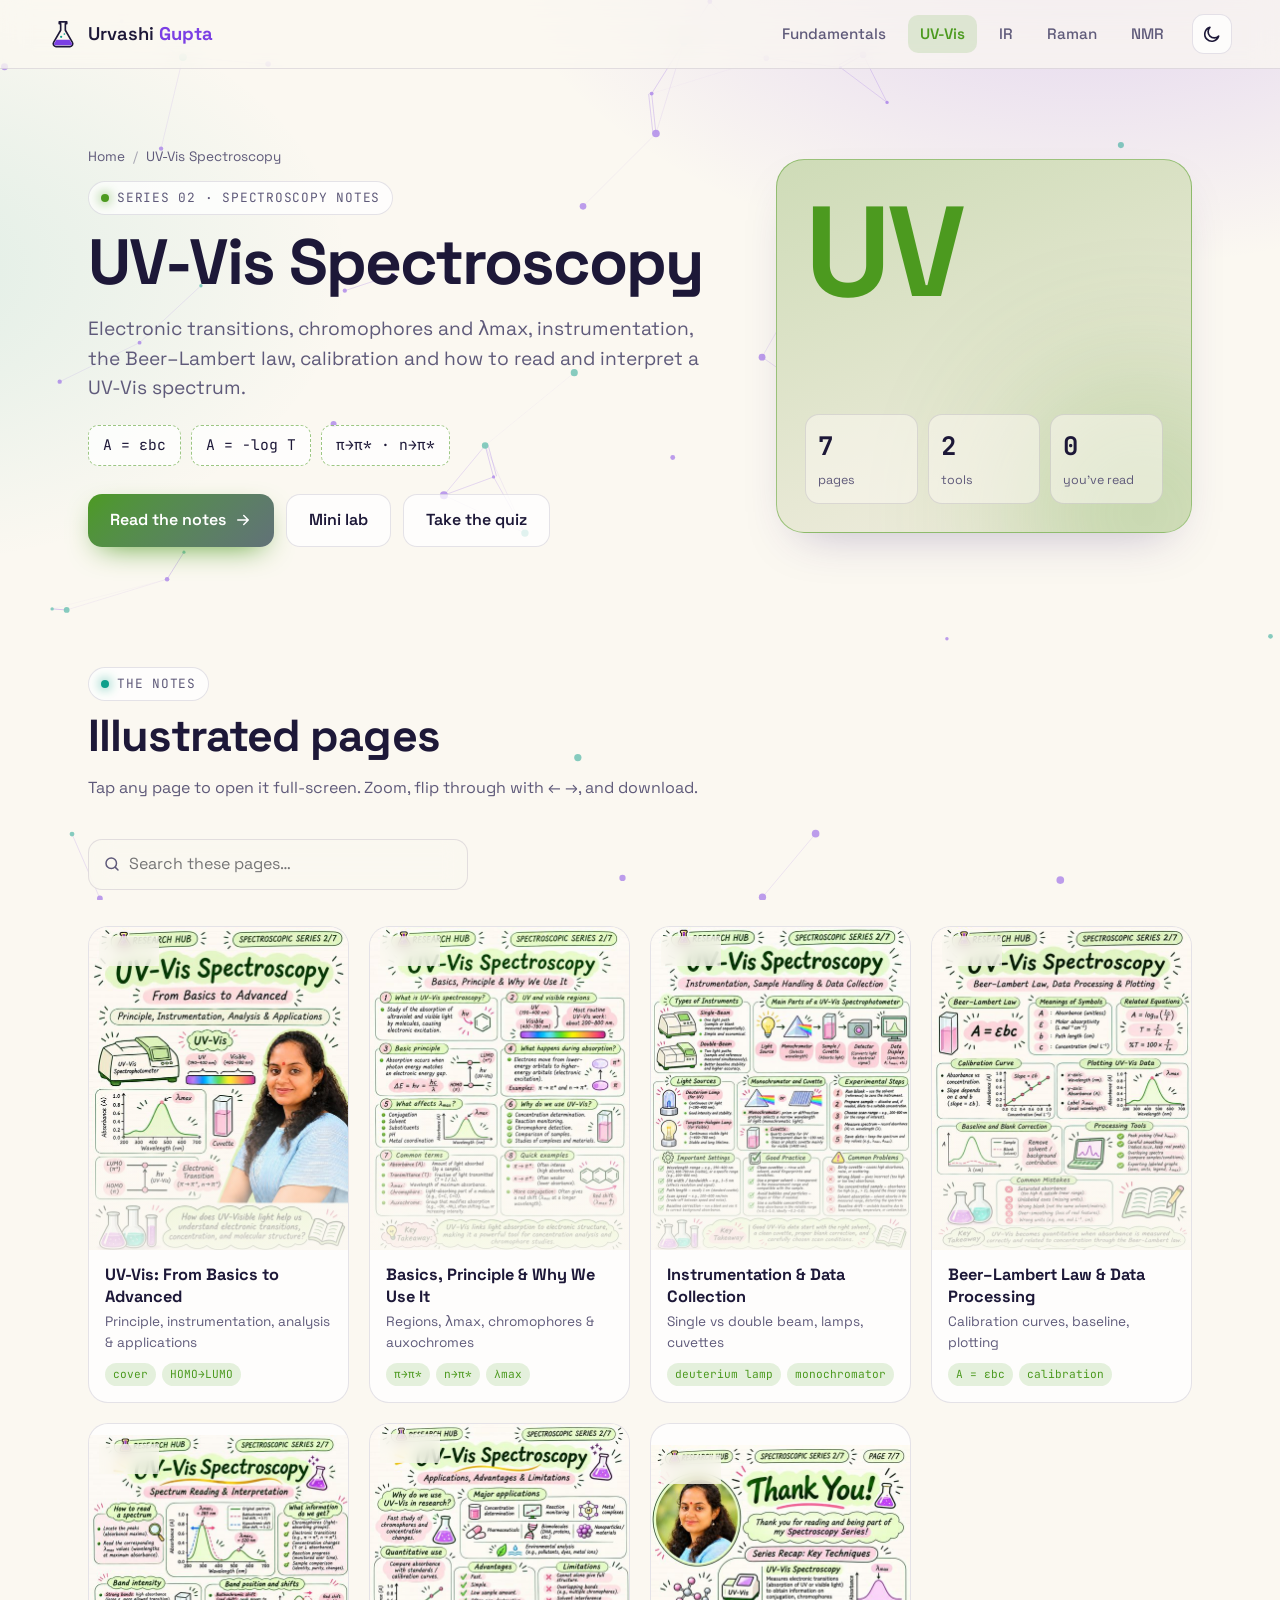
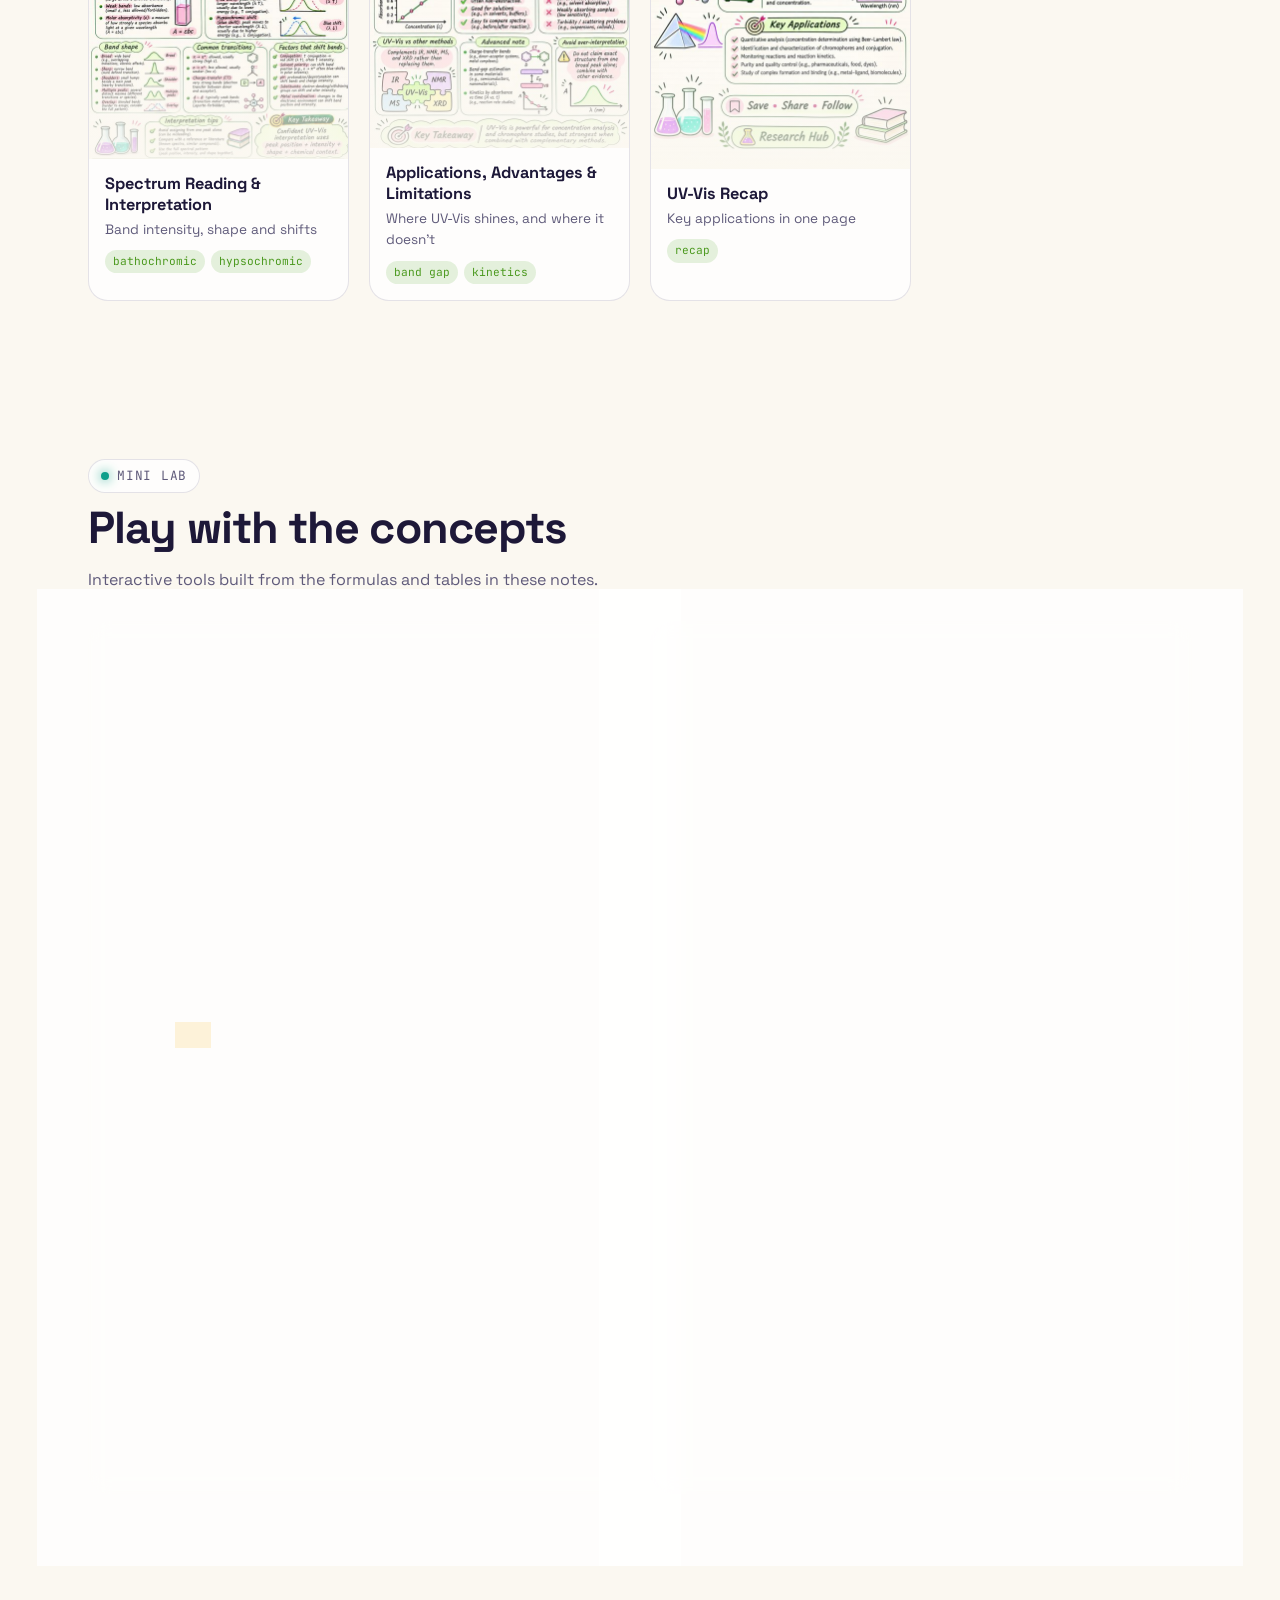
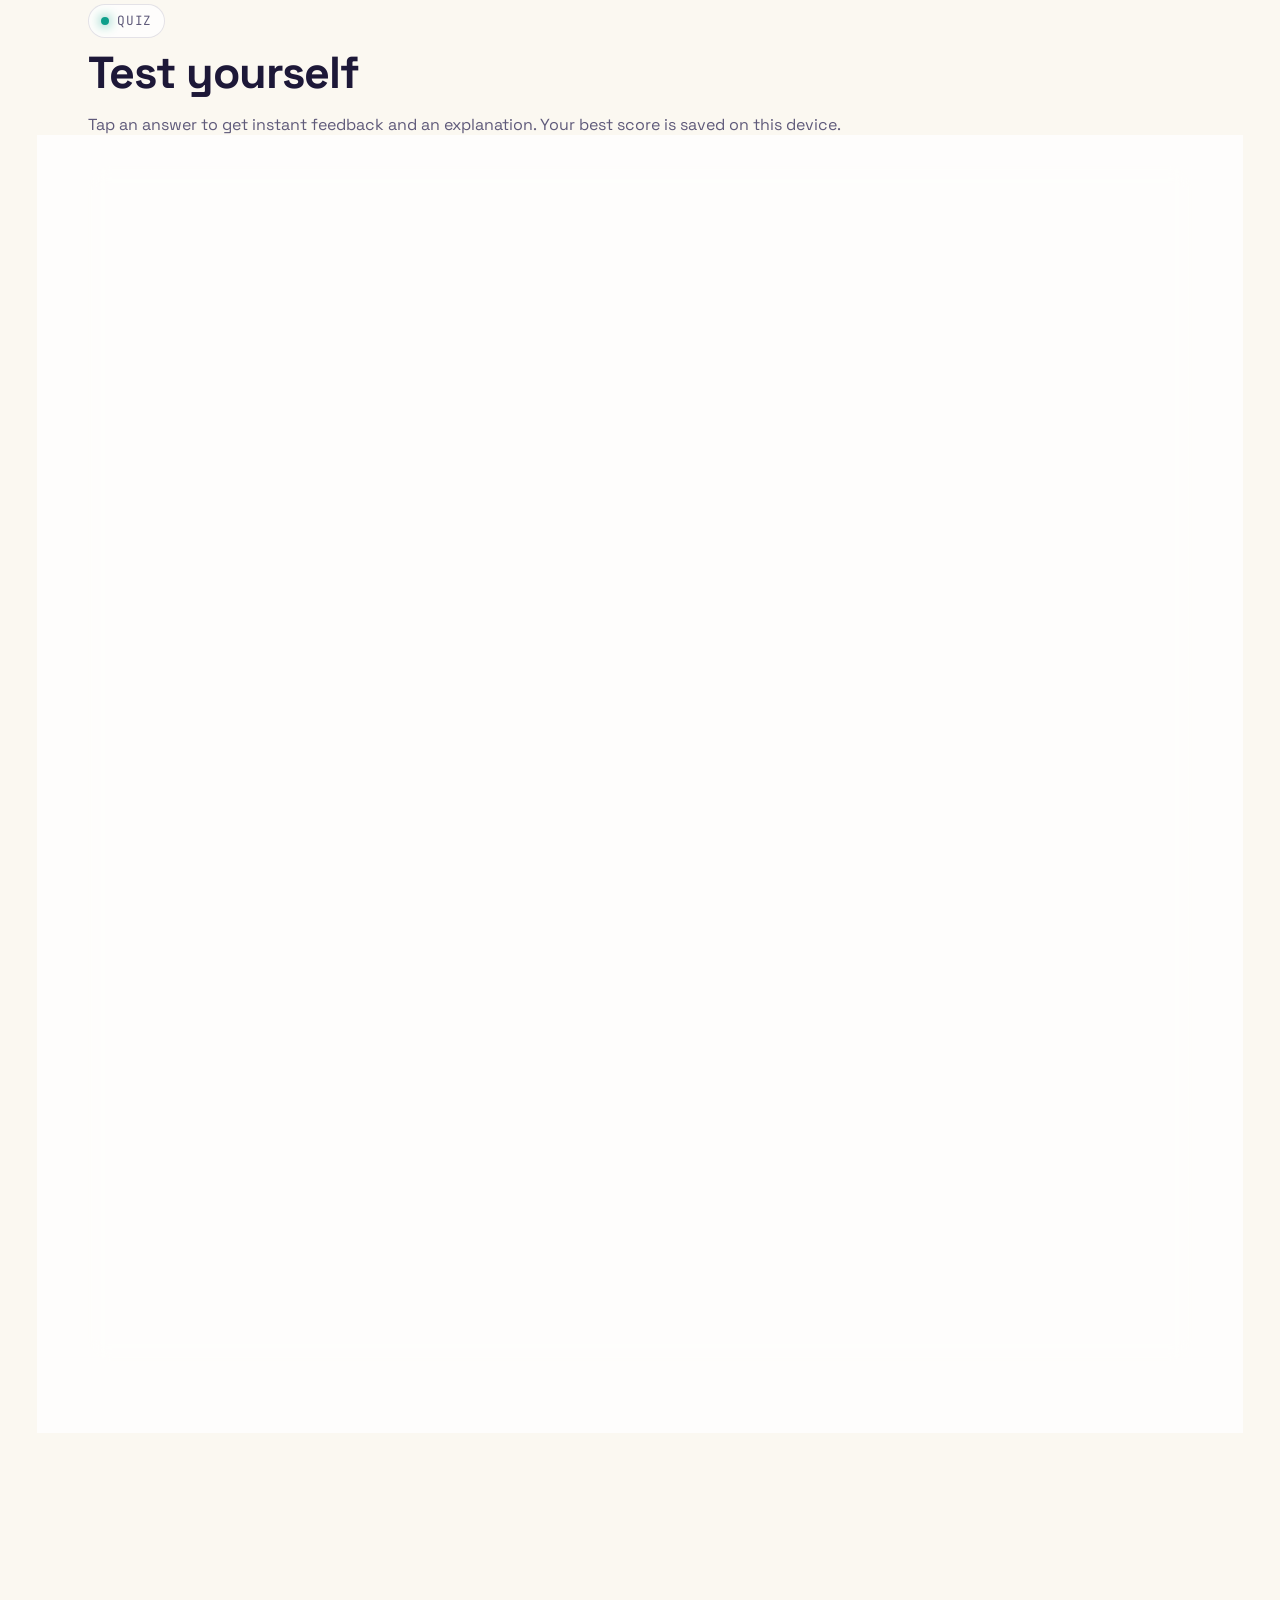
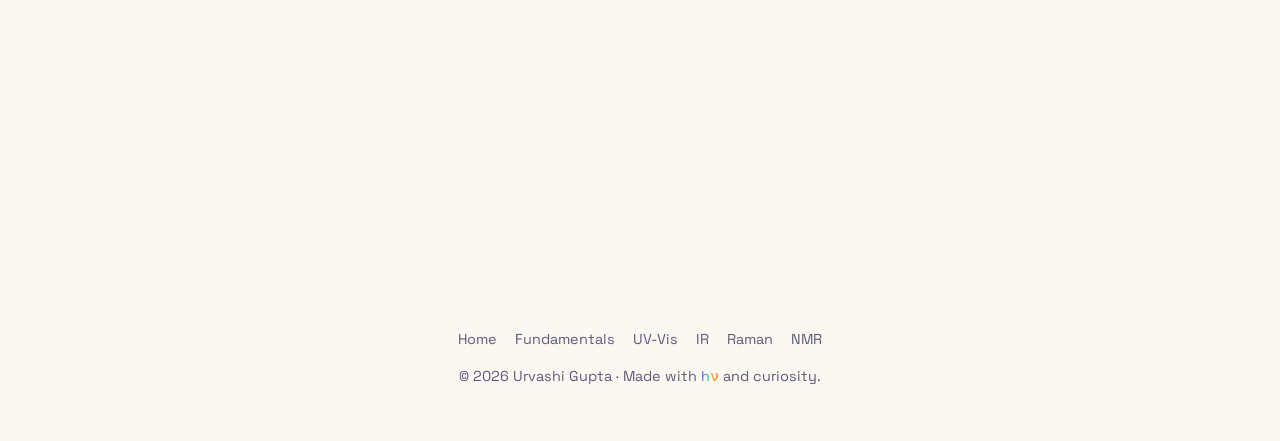
<file: uv-vis/index.html>
<!doctype html>
<html lang="en">
<head>
  <meta charset="utf-8" />
  <meta name="viewport" content="width=device-width, initial-scale=1" />
  <title>UV-Vis Spectroscopy Notes · Urvashi Gupta</title>
  <meta name="description" content="UV-Vis Spectroscopy: Electronic transitions, chromophores and λmax, instrumentation, the Beer–Lambert law, calibration and how to read and interpret a UV-Vis spectrum." />
  <link rel="icon" href="data:image/svg+xml,<svg xmlns='http://www.w3.org/2000/svg' viewBox='0 0 64 64'><path d='M24 6h16v4h-3v14l15 26a6 6 0 0 1-5 9H17a6 6 0 0 1-5-9l15-26V10h-3z' fill='%239b5de5'/><path d='M18 44h28l5 8a3 3 0 0 1-3 4H16a3 3 0 0 1-3-4z' fill='%2300f5d4'/></svg>" />
  <link rel="preconnect" href="https://fonts.googleapis.com" />
  <link rel="preconnect" href="https://fonts.gstatic.com" crossorigin />
  <link href="https://fonts.googleapis.com/css2?family=Caveat:wght@600;700&family=JetBrains+Mono:wght@400;600&family=Space+Grotesk:wght@400;500;600;700&display=swap" rel="stylesheet" />
  <link rel="stylesheet" href="../styles.css" />
</head>
<body data-page="uv" data-base="../">
  <canvas id="molecules" aria-hidden="true"></canvas>
  <header class="nav" id="nav"></header>

  <main id="top">
    <!-- TOPIC HEADER -->
    <section class="topic-hero" id="topicHero" style="--c: var(--c-uv)">
      <div class="th-text reveal">
        <nav class="crumb" aria-label="Breadcrumb"><a href="../">Home</a><span>/</span>UV-Vis Spectroscopy</nav>
        <p class="eyebrow"><span class="dot"></span> Series 02 · Spectroscopy notes</p>
        <h1>UV-Vis Spectroscopy</h1>
        <p class="lead">Electronic transitions, chromophores and λmax, instrumentation, the Beer–Lambert law, calibration and how to read and interpret a UV-Vis spectrum.</p>
        <div class="formula-row">
          <code class="formula">A = εbc</code>
          <code class="formula">A = −log T</code>
          <code class="formula">π→π* · n→π*</code>
        </div>
        <div class="cta">
          <a href="#notes" class="btn primary">Read the notes <svg viewBox="0 0 24 24"><path d="M5 12h14M13 6l6 6-6 6"/></svg></a>
          <a href="#lab" class="btn ghost">Mini lab</a>
          <a href="#quiz" class="btn ghost">Take the quiz</a>
        </div>
      </div>
      <div class="th-card reveal">
        <span class="th-sym" data-len="2">UV</span>
        <div class="th-stats">
          <div><b id="topicPages">–</b><span>pages</span></div>
          <div><b id="topicTools">–</b><span>tools</span></div>
          <div><b id="topicRead">0</b><span>you've read</span></div>
        </div>
      </div>
    </section>

    <!-- NOTES -->
    <section id="notes" class="section">
      <div class="section-head reveal">
        <p class="eyebrow"><span class="dot"></span> The notes</p>
        <h2>Illustrated pages</h2>
        <p class="muted">Tap any page to open it full-screen. Zoom, flip through with ← →, and download.</p>
      </div>
      <div class="toolbar reveal">
        <label class="search">
          <svg viewBox="0 0 24 24"><circle cx="11" cy="11" r="7"/><path d="m20 20-3.5-3.5"/></svg>
          <input id="search" type="search" placeholder="Search these pages…" />
        </label>
      </div>
      <div id="groups"></div>
      <p id="empty" class="empty" hidden>No pages match that search.</p>
    </section>

    <!-- LAB -->
    <section id="lab" class="section" style="--c: var(--c-uv)">
      <div class="section-head reveal">
        <p class="eyebrow"><span class="dot"></span> Mini lab</p>
        <h2>Play with the concepts</h2>
        <p class="muted">Interactive tools built from the formulas and tables in these notes.</p>
      </div>
      <div class="lab-grid">
  <!-- Beer Lambert -->
          <article class="tool reveal">
            <header><h3>Beer–Lambert calculator</h3></header>
            <p class="big-formula">A = ε · b · c</p>
            <div class="solve-for" role="radiogroup" aria-label="Solve for">
              <span>Solve for</span>
              <button data-solve="A" class="on">A</button><button data-solve="e">ε</button><button data-solve="b">b</button><button data-solve="c">c</button>
            </div>
            <div class="fields">
              <label data-var="A">Absorbance A <input type="number" step="any" id="bl-A" value="0.65" /></label>
              <label data-var="e">ε (L mol⁻¹ cm⁻¹) <input type="number" step="any" id="bl-e" value="13000" /></label>
              <label data-var="b">Path length b (cm) <input type="number" step="any" id="bl-b" value="1" /></label>
              <label data-var="c">Conc. c (mol L⁻¹) <input type="number" step="any" id="bl-c" value="0.00005" /></label>
            </div>
            <div class="cuvette-row">
              <div class="cuvette"><div class="liquid" id="cuvLiquid"></div></div>
              <div class="beam">
                <div class="beam-in">I₀</div>
                <div class="beam-out" id="beamOut">I</div>
              </div>
              <div class="bl-result">
                <div id="blResult" class="result">–</div>
                <div id="blT" class="muted"></div>
                <div id="blWarn" class="warn"></div>
              </div>
            </div>
          </article>

  <!-- Calibration curve -->
          <article class="tool reveal">
            <header><h3>Calibration curve builder</h3></header>
            <p class="muted small">Enter your standards (concentration, absorbance). A least-squares line through them gives the unknown's concentration.</p>
            <div class="cal-table">
              <div class="cal-head"><span>c (mM)</span><span>A</span><span></span></div>
              <div id="calRows"></div>
              <button class="mini-btn" id="calAdd">+ add standard</button>
            </div>
            <svg id="calPlot" class="plot" viewBox="0 0 320 170" preserveAspectRatio="none"></svg>
            <div class="fields one">
              <label>Unknown sample absorbance A <input type="number" step="any" id="calUnknown" value="0.52" /></label>
            </div>
            <div class="out-row">
              <div><small>Fit</small><b id="calFit">–</b></div>
              <div><small>R²</small><b id="calR2">–</b></div>
              <div><small>Unknown c</small><b id="calC" class="hi">–</b></div>
            </div>
            <p id="calWarn" class="warn"></p>
          </article>
      </div>
    </section>

    <!-- QUIZ -->
    <section id="quiz" class="section">
      <div class="section-head reveal">
        <p class="eyebrow"><span class="dot"></span> Quiz</p>
        <h2>Test yourself</h2>
        <p class="muted">Tap an answer to get instant feedback and an explanation. Your best score is saved on this device.</p>
      </div>
      <div class="quiz-card reveal" id="quizCard">
        <div class="quiz-top">
          <div>
            <span class="tag" id="quizTag"></span>
            <h3 id="quizTitle"></h3>
            <p class="muted small" id="quizSub"></p>
          </div>
          <div class="quiz-score">
            <div class="ring" id="quizRing"><span id="quizScore">0/0</span></div>
            <small class="muted" id="quizBest"></small>
          </div>
        </div>
        <div class="progress"><span id="quizProg"></span></div>
        <ol class="quiz-qs" id="quizQs"></ol>
        <div class="quiz-foot">
          <p id="quizMsg" class="quiz-msg"></p>
          <div class="quiz-actions">
            <a class="btn ghost" id="quizPoster" target="_blank" rel="noopener">View poster</a>
            <button class="btn primary" id="quizReset">Try again</button>
          </div>
        </div>
      </div>
    </section>

    <!-- NEXT -->
    <section class="section">
      <div class="pager-row reveal" id="topicPager"></div>
    </section>

    <section class="section connect reveal">
      <div class="connect-card">
        <img src="../img/profile.jpg" alt="" class="mini-avatar" />
        <div>
          <h2>Save · Share · Follow</h2>
          <p class="muted">New parts of the Spectroscopy Series land here first. Follow along for XPS and MS.</p>
        </div>
        <div class="socials big"></div>
      </div>
    </section>
  </main>

  <footer class="footer" id="footer"></footer>
  <script src="../app.js"></script>
</body>
</html>
</file>
<file: styles.css>
/* ============ Tokens ============ */
:root {
  --bg: #0b0f1e;
  --bg-2: #11172b;
  --surface: rgba(255, 255, 255, 0.045);
  --surface-2: rgba(255, 255, 255, 0.08);
  --border: rgba(255, 255, 255, 0.1);
  --text: #eef1fb;
  --muted: #9aa3c2;
  --accent: #b388ff;      /* violet – flask liquid */
  --accent-2: #00f5d4;    /* teal – second flask */
  --gold: #f4c95d;
  --c-fund: #b388ff;
  --c-uv: #c4f36b;
  --c-ir: #ff6b9a;
  --c-nmr: #5cc8ff;
  --c-raman: #ffa94d;
  --shadow: 0 20px 60px -20px rgba(0, 0, 0, 0.6);
  --radius: 20px;
  --mol-line: 180, 160, 255;
  --mol-dot: 0, 245, 212;
  --spectrum: linear-gradient(90deg, #7c3aed, #3b82f6, #06b6d4, #22c55e, #eab308, #f97316, #ef4444);
  color-scheme: dark;
}
:root[data-theme="light"] {
  --bg: #fbf8f1;
  --bg-2: #f3eee2;
  --surface: rgba(255, 255, 255, 0.75);
  --surface-2: #ffffff;
  --border: rgba(40, 30, 80, 0.12);
  --text: #1d1838;
  --muted: #5f5a7a;
  --accent: #7b3fe4;
  --accent-2: #0f9f8b;
  --gold: #c8901a;
  --c-fund: #7b3fe4;
  --c-uv: #4c9a1f;
  --c-ir: #e0336f;
  --c-nmr: #0a74b8;
  --c-raman: #c2540a;
  --shadow: 0 20px 50px -24px rgba(60, 40, 120, 0.35);
  --mol-line: 123, 63, 228;
  --mol-dot: 15, 159, 139;
  color-scheme: light;
}

* { box-sizing: border-box; }
html { scroll-behavior: smooth; }
body {
  margin: 0;
  font-family: "Space Grotesk", system-ui, sans-serif;
  background: var(--bg);
  background-image:
    radial-gradient(1000px 600px at 85% -10%, color-mix(in srgb, var(--accent) 22%, transparent), transparent 60%),
    radial-gradient(800px 500px at -10% 30%, color-mix(in srgb, var(--accent-2) 12%, transparent), transparent 60%);
  background-attachment: fixed;
  color: var(--text);
  line-height: 1.55;
  overflow-x: hidden;
  transition: background-color .4s, color .4s;
}
img { max-width: 100%; display: block; }
a { color: inherit; }
button { font: inherit; color: inherit; cursor: pointer; }
svg { stroke: currentColor; fill: none; stroke-width: 2; stroke-linecap: round; stroke-linejoin: round; }
::selection { background: var(--accent); color: #fff; }

#molecules { position: fixed; inset: 0; width: 100%; height: 100%; z-index: 0; pointer-events: none; opacity: .55; }
main, .nav, .footer { position: relative; z-index: 1; }

.muted { color: var(--muted); }
.small { font-size: .9rem; }
.hand { font-family: "Caveat", cursive; font-weight: 700; color: var(--accent-2); font-size: 1.15em; }
.spectrum-text { background: var(--spectrum); -webkit-background-clip: text; background-clip: text; color: transparent; }

/* ============ Nav ============ */
.nav {
  position: sticky; top: 0; z-index: 50;
  display: flex; align-items: center; justify-content: space-between;
  padding: 14px clamp(16px, 4vw, 48px);
  backdrop-filter: blur(14px);
  background: color-mix(in srgb, var(--bg) 70%, transparent);
  border-bottom: 1px solid var(--border);
}
.brand { display: flex; align-items: center; gap: 10px; text-decoration: none; font-weight: 600; font-size: 1.15rem; }
.brand b { color: var(--accent); }
.brand-flask { width: 30px; height: 30px; color: var(--text); }
.brand-flask .liquid { fill: var(--accent); stroke: none; }
.brand-flask .bubble { fill: var(--accent-2); stroke: none; animation: bubble 2.4s infinite ease-in; }
.brand-flask .b2 { animation-delay: 1.1s; }
@keyframes bubble { 0% { transform: translateY(8px); opacity: 0 } 30% { opacity: 1 } 100% { transform: translateY(-14px); opacity: 0 } }
.nav-links { display: flex; align-items: center; gap: clamp(10px, 2.5vw, 28px); }
.nav-links a { text-decoration: none; color: var(--muted); font-weight: 500; transition: color .2s; }
.nav-links a:hover { color: var(--text); }

.icon-btn {
  display: inline-grid; place-items: center;
  width: 40px; height: 40px; border-radius: 12px;
  background: var(--surface); border: 1px solid var(--border);
  transition: transform .15s, background .2s;
}
.icon-btn:hover { background: var(--surface-2); transform: translateY(-1px); }
.icon-btn svg { width: 20px; height: 20px; }
.i-moon { display: none; }
:root[data-theme="light"] .i-sun { display: none; }
:root[data-theme="light"] .i-moon { display: block; }

/* ============ Hero ============ */
.hero {
  display: grid; grid-template-columns: 1.25fr 1fr; gap: clamp(28px, 5vw, 72px);
  align-items: center;
  max-width: 1200px; margin: 0 auto;
  padding: clamp(40px, 8vw, 96px) clamp(16px, 4vw, 48px) 40px;
}
.eyebrow {
  display: inline-flex; align-items: center; gap: 8px;
  font-family: "JetBrains Mono", monospace; font-size: .8rem; letter-spacing: .06em; text-transform: uppercase;
  color: var(--muted); margin: 0 0 14px;
  padding: 6px 12px; border-radius: 999px; background: var(--surface); border: 1px solid var(--border);
}
.dot { width: 8px; height: 8px; border-radius: 50%; background: var(--accent-2); box-shadow: 0 0 12px var(--accent-2); animation: pulse 2s infinite; }
@keyframes pulse { 50% { opacity: .35 } }
h1 { font-size: clamp(2.4rem, 6vw, 4.4rem); line-height: 1.05; margin: 0 0 18px; letter-spacing: -0.03em; }
.lead { font-size: clamp(1.02rem, 1.6vw, 1.2rem); color: var(--muted); max-width: 56ch; margin: 0 0 22px; }
.formula-row { display: flex; flex-wrap: wrap; gap: 10px; margin-bottom: 28px; }
.formula {
  font-family: "JetBrains Mono", monospace; font-size: .92rem;
  padding: 8px 14px; border-radius: 10px;
  background: var(--surface); border: 1px dashed color-mix(in srgb, var(--accent) 50%, transparent);
  color: var(--text);
}
.cta { display: flex; flex-wrap: wrap; gap: 12px; }
.btn {
  display: inline-flex; align-items: center; gap: 8px;
  padding: 13px 22px; border-radius: 14px; font-weight: 600; text-decoration: none;
  transition: transform .15s, box-shadow .2s, background .2s;
}
.btn svg { width: 18px; height: 18px; transition: transform .2s; }
.btn:hover svg { transform: translateX(3px); }
.btn.primary { background: linear-gradient(135deg, var(--accent), color-mix(in srgb, var(--accent) 60%, var(--accent-2))); color: #fff; box-shadow: 0 10px 30px -10px var(--accent); }
.btn.primary:hover { transform: translateY(-2px); box-shadow: 0 16px 40px -12px var(--accent); }
.btn.ghost { border: 1px solid var(--border); background: var(--surface); }
.btn.ghost:hover { background: var(--surface-2); }
.stats { display: flex; gap: clamp(20px, 4vw, 44px); margin-top: 36px; }
.stats b { display: block; font-size: 2rem; font-family: "JetBrains Mono", monospace; color: var(--text); }
.stats span { color: var(--muted); font-size: .85rem; }

/* Profile card with orbiting electrons */
.hero-card {
  text-align: center; padding: 36px 28px 30px; border-radius: 28px;
  background: var(--surface); border: 1px solid var(--border); box-shadow: var(--shadow);
  backdrop-filter: blur(10px);
}
.atom { position: relative; width: min(280px, 70vw); aspect-ratio: 1; margin: 0 auto 22px; }
.avatar {
  position: absolute; inset: 16%; width: 68%; height: 68%;
  border-radius: 50%; object-fit: cover; object-position: center 35%;
  transform: scale(1); border: 4px solid var(--gold);
  box-shadow: 0 0 0 8px color-mix(in srgb, var(--gold) 15%, transparent), 0 20px 50px -10px rgba(0,0,0,.5);
  transition: transform .4s;
}
.atom:hover .avatar { transform: scale(1.04); }
.orbit {
  position: absolute; inset: 0; border-radius: 50%;
  border: 1.5px solid color-mix(in srgb, var(--accent) 45%, transparent);
  animation: spin 9s linear infinite;
}
.orbit.o1 { transform: rotateX(70deg) rotateZ(0deg); }
.orbit.o2 { border-color: color-mix(in srgb, var(--accent-2) 45%, transparent); animation-duration: 12s; animation-name: spin2; }
.orbit.o3 { border-color: color-mix(in srgb, var(--c-ir) 40%, transparent); animation-duration: 15s; animation-name: spin3; }
.electron {
  position: absolute; top: -6px; left: calc(50% - 6px); width: 12px; height: 12px; border-radius: 50%;
  background: var(--accent); box-shadow: 0 0 14px 3px var(--accent);
}
.o2 .electron { background: var(--accent-2); box-shadow: 0 0 14px 3px var(--accent-2); }
.o3 .electron { background: var(--c-ir); box-shadow: 0 0 14px 3px var(--c-ir); }
@keyframes spin  { from { transform: rotateX(72deg) rotateY(0) rotateZ(0) } to { transform: rotateX(72deg) rotateY(0) rotateZ(360deg) } }
@keyframes spin2 { from { transform: rotateX(72deg) rotateY(60deg) rotateZ(0) } to { transform: rotateX(72deg) rotateY(60deg) rotateZ(360deg) } }
@keyframes spin3 { from { transform: rotateX(72deg) rotateY(-60deg) rotateZ(0) } to { transform: rotateX(72deg) rotateY(-60deg) rotateZ(360deg) } }
.name { margin: 0; font-size: 1.6rem; }
.role { margin: 4px 0 10px; color: var(--accent); font-weight: 500; }
.bio { color: var(--muted); margin: 0 auto 18px; max-width: 34ch; font-size: .95rem; }

.socials { display: flex; justify-content: center; flex-wrap: wrap; gap: 10px; }
.social {
  --brand: var(--accent);
  display: inline-grid; place-items: center; width: 44px; height: 44px; border-radius: 14px;
  background: var(--surface-2); border: 1px solid var(--border); color: var(--text);
  transition: transform .2s, background .2s, color .2s, box-shadow .2s;
}
.social svg { width: 20px; height: 20px; }
.social:hover { transform: translateY(-3px) rotate(-4deg); background: var(--brand); color: #fff; box-shadow: 0 10px 24px -8px var(--brand); border-color: transparent; }
.socials.big .social { width: 52px; height: 52px; }

/* ============ Element tiles ============ */
.elements {
  display: grid; grid-template-columns: repeat(5, 1fr); gap: 16px;
  max-width: 1200px; margin: 10px auto 0; padding: 0 clamp(16px, 4vw, 48px);
}
.element {
  --c: var(--accent);
  position: relative; text-align: left; aspect-ratio: 1 / 1.05;
  padding: 16px 18px; border-radius: 18px;
  background: linear-gradient(160deg, color-mix(in srgb, var(--c) 18%, var(--bg-2)), var(--bg-2));
  border: 1.5px solid color-mix(in srgb, var(--c) 45%, transparent);
  display: flex; flex-direction: column; justify-content: flex-end;
  transition: transform .25s, box-shadow .25s;
  overflow: hidden;
}
.element::after { content: ""; position: absolute; inset: auto -30% -60% auto; width: 140px; height: 140px; border-radius: 50%; background: var(--c); filter: blur(50px); opacity: .25; transition: opacity .3s; }
.element:not(.soon):hover { transform: translateY(-6px) rotate(-1deg); box-shadow: 0 18px 40px -16px var(--c); }
.element:not(.soon):hover::after { opacity: .5; }
.element .z { position: absolute; top: 14px; left: 18px; font-family: "JetBrains Mono", monospace; font-size: .85rem; color: var(--muted); }
.element .mass { position: absolute; top: 14px; right: 18px; font-family: "JetBrains Mono", monospace; font-size: .75rem; color: var(--c); }
.element .sym { font-size: clamp(2.6rem, 5vw, 3.8rem); font-weight: 700; line-height: 1; color: var(--c); letter-spacing: -0.02em; }
.element .el-name { font-weight: 600; font-size: 1.05rem; margin-top: 6px; }
.element .el-sub { font-size: .78rem; color: var(--muted); }
.element.soon { --c: var(--muted); opacity: .55; border-style: dashed; cursor: default; }

/* ============ Sections ============ */
.section { max-width: 1200px; margin: 0 auto; padding: clamp(64px, 9vw, 110px) clamp(16px, 4vw, 48px) 0; }
.section-head { margin-bottom: 28px; }
.section-head h2 { font-size: clamp(1.9rem, 4vw, 2.8rem); margin: 0 0 6px; letter-spacing: -0.02em; }
.section-head p { margin: 0; }

.toolbar { display: flex; flex-wrap: wrap; gap: 14px; justify-content: space-between; align-items: center; margin-bottom: 26px; position: sticky; top: 70px; z-index: 10; padding: 10px 0; }
.tabs { display: flex; flex-wrap: wrap; gap: 6px; padding: 5px; border-radius: 16px; background: color-mix(in srgb, var(--bg) 80%, transparent); border: 1px solid var(--border); backdrop-filter: blur(12px); }
.tab { border: 0; background: transparent; padding: 9px 16px; border-radius: 12px; font-weight: 500; color: var(--muted); transition: all .2s; }
.tab i { font-style: normal; font-family: "JetBrains Mono", monospace; font-size: .75rem; opacity: .7; margin-left: 4px; }
.tab:hover { color: var(--text); }
.tab.active { background: var(--accent); color: #fff; box-shadow: 0 6px 18px -6px var(--accent); }
.search { display: flex; align-items: center; gap: 8px; padding: 0 14px; border-radius: 14px; background: color-mix(in srgb, var(--bg) 80%, transparent); border: 1px solid var(--border); backdrop-filter: blur(12px); flex: 1 1 260px; max-width: 380px; }
.search svg { width: 18px; height: 18px; color: var(--muted); flex: none; }
.search input { flex: 1; border: 0; background: transparent; color: var(--text); padding: 12px 0; font: inherit; outline: none; min-width: 0; }
.search:focus-within { border-color: var(--accent); }

.group { margin-bottom: 48px; }
.group-head { display: flex; align-items: baseline; gap: 14px; margin-bottom: 16px; }
.group-head .sym-chip { font-weight: 700; font-size: 1.1rem; padding: 4px 10px; border-radius: 10px; color: var(--c); border: 1.5px solid var(--c); }
.group-head h3 { margin: 0; font-size: 1.4rem; }
.group-head .line { flex: 1; height: 1px; background: linear-gradient(90deg, var(--c), transparent); opacity: .5; }

.grid { display: grid; grid-template-columns: repeat(auto-fill, minmax(220px, 1fr)); gap: 20px; }
.card {
  --c: var(--accent);
  position: relative; text-align: left; padding: 0; border-radius: var(--radius); overflow: hidden;
  background: var(--surface); border: 1px solid var(--border);
  transition: transform .3s cubic-bezier(.2,.8,.2,1), box-shadow .3s, border-color .3s;
  transform-style: preserve-3d;
}
.card:hover { box-shadow: 0 24px 50px -20px color-mix(in srgb, var(--c) 70%, transparent); border-color: color-mix(in srgb, var(--c) 60%, transparent); }
.card .thumb { aspect-ratio: 4 / 5; overflow: hidden; background: var(--bg-2); position: relative; }
.card .thumb img { width: 100%; height: 100%; object-fit: cover; object-position: top; transition: transform .6s; }
.card:hover .thumb img { transform: scale(1.06); }
.card .thumb::after { content: ""; position: absolute; inset: 0; background: linear-gradient(to top, color-mix(in srgb, var(--bg) 85%, transparent), transparent 45%); }
.card .page-no { position: absolute; top: 10px; left: 10px; z-index: 2; font-family: "JetBrains Mono", monospace; font-size: .75rem; padding: 4px 8px; border-radius: 8px; background: color-mix(in srgb, var(--bg) 75%, transparent); backdrop-filter: blur(6px); color: var(--c); border: 1px solid color-mix(in srgb, var(--c) 50%, transparent); }
.card .read-badge { position: absolute; top: 10px; right: 10px; z-index: 2; font-size: .72rem; padding: 4px 8px; border-radius: 8px; background: var(--accent-2); color: #04211c; font-weight: 600; opacity: 0; transform: scale(.8); transition: all .3s; }
.card.read .read-badge { opacity: 1; transform: none; }
.card .meta { padding: 14px 16px 16px; }
.card h4 { margin: 0 0 4px; font-size: 1.02rem; line-height: 1.3; }
.card p { margin: 0 0 10px; font-size: .85rem; color: var(--muted); }
.chips { display: flex; flex-wrap: wrap; gap: 6px; }
.chip { font-size: .7rem; font-family: "JetBrains Mono", monospace; padding: 3px 8px; border-radius: 999px; background: color-mix(in srgb, var(--c) 14%, transparent); color: var(--c); }
.empty { text-align: center; color: var(--muted); padding: 40px; }

/* ============ Lab ============ */
.lab-grid { display: grid; grid-template-columns: 1fr 1fr; gap: 20px; }
.tool { padding: 24px; border-radius: 24px; background: var(--surface); border: 1px solid var(--border); box-shadow: var(--shadow); backdrop-filter: blur(10px); min-width: 0; }
.tool.wide { grid-column: 1 / -1; }
.tool header { display: flex; align-items: center; gap: 12px; margin-bottom: 18px; flex-wrap: wrap; }
.tool h3 { margin: 0; font-size: 1.25rem; }
.tag { font-family: "JetBrains Mono", monospace; font-size: .72rem; text-transform: uppercase; letter-spacing: .06em; padding: 4px 10px; border-radius: 999px; background: color-mix(in srgb, var(--c-fund) 18%, transparent); color: var(--c-fund); }
.tag.uv { background: color-mix(in srgb, var(--c-uv) 18%, transparent); color: var(--c-uv); }
.tag.ir { background: color-mix(in srgb, var(--c-ir) 18%, transparent); color: var(--c-ir); }
.tag.raman { background: color-mix(in srgb, var(--c-raman) 18%, transparent); color: var(--c-raman); }
.tag.nmr { background: color-mix(in srgb, var(--c-nmr) 18%, transparent); color: var(--c-nmr); }

.em-bar { position: relative; display: grid; grid-template-columns: repeat(7, 1fr); border-radius: 14px; overflow: hidden; font-size: .8rem; font-weight: 600; text-align: center; border: 1px solid var(--border); }
.em-bar span { padding: 12px 2px; background: var(--surface-2); border-right: 1px solid var(--border); white-space: nowrap; overflow: hidden; text-overflow: ellipsis; }
.em-bar span:last-of-type { border-right: 0; }
.em-bar .vis { background: linear-gradient(90deg, #8b5cf6, #3b82f6, #22c55e, #eab308, #ef4444); color: #fff; text-shadow: 0 1px 3px rgba(0,0,0,.6); }
.em-marker { position: absolute; top: 0; bottom: 0; width: 3px; background: var(--text); box-shadow: 0 0 12px var(--text); left: 50%; transition: left .08s; border-radius: 2px; }
input[type="range"] { -webkit-appearance: none; appearance: none; width: 100%; height: 8px; border-radius: 999px; background: var(--spectrum); margin: 18px 0 14px; outline: none; }
input[type="range"]::-webkit-slider-thumb { -webkit-appearance: none; width: 24px; height: 24px; border-radius: 50%; background: #fff; border: 4px solid var(--accent); box-shadow: 0 2px 10px rgba(0,0,0,.4); cursor: grab; }
input[type="range"]::-moz-range-thumb { width: 18px; height: 18px; border-radius: 50%; background: #fff; border: 4px solid var(--accent); cursor: grab; }
.readouts { display: grid; grid-template-columns: repeat(6, 1fr); gap: 10px; }
.readouts > div { padding: 12px 14px; border-radius: 14px; background: var(--surface-2); border: 1px solid var(--border); min-width: 0; }
.readouts small { display: block; color: var(--muted); font-size: .74rem; margin-bottom: 4px; }
.readouts b { font-family: "JetBrains Mono", monospace; font-size: .95rem; word-break: break-word; }
.region-box { grid-column: span 1; }
.region-box span { display: block; font-size: .75rem; margin-top: 2px; }
.swatch { display: block; width: 100%; height: 26px; border-radius: 8px; border: 1px solid var(--border); transition: background .2s; }
.wave-wrap { margin-top: 14px; height: 60px; border-radius: 12px; overflow: hidden; background: var(--surface-2); border: 1px solid var(--border); }
#wave { width: 100%; height: 100%; }
#wavePath { stroke: var(--accent); stroke-width: 2.5; fill: none; filter: drop-shadow(0 0 6px var(--accent)); }

.big-formula { font-family: "JetBrains Mono", monospace; font-size: 1.6rem; text-align: center; margin: 0 0 14px; padding: 12px; border-radius: 14px; background: color-mix(in srgb, var(--c-uv) 10%, transparent); border: 1px dashed color-mix(in srgb, var(--c-uv) 50%, transparent); }
.solve-for { display: flex; align-items: center; gap: 6px; margin-bottom: 14px; flex-wrap: wrap; }
.solve-for span { color: var(--muted); font-size: .85rem; margin-right: 4px; }
.solve-for button { width: 40px; height: 36px; border-radius: 10px; border: 1px solid var(--border); background: var(--surface-2); font-family: "JetBrains Mono", monospace; font-weight: 600; transition: all .2s; }
.solve-for button.on { background: var(--c-uv); color: #14200a; border-color: transparent; }
.fields { display: grid; grid-template-columns: 1fr 1fr; gap: 10px; }
.fields label { display: flex; flex-direction: column; gap: 4px; font-size: .78rem; color: var(--muted); }
.fields input, .ir-input input[type="number"] { font: inherit; font-family: "JetBrains Mono", monospace; color: var(--text); background: var(--surface-2); border: 1px solid var(--border); border-radius: 10px; padding: 9px 10px; outline: none; width: 100%; min-width: 0; }
.fields input:focus, .ir-input input:focus { border-color: var(--accent); }
.fields label.solved input { border-color: var(--c-uv); background: color-mix(in srgb, var(--c-uv) 12%, transparent); color: var(--c-uv); font-weight: 600; }
.cuvette-row { display: grid; grid-template-columns: auto auto 1fr; gap: 16px; align-items: center; margin-top: 18px; }
.cuvette { width: 46px; height: 80px; border: 2.5px solid var(--muted); border-top: 0; border-radius: 0 0 8px 8px; position: relative; overflow: hidden; }
.cuvette .liquid { position: absolute; left: 0; right: 0; bottom: 0; height: 75%; background: #e879a7; transition: opacity .3s; }
.beam { display: flex; flex-direction: column; gap: 8px; font-family: "JetBrains Mono", monospace; font-size: .8rem; }
.beam-in, .beam-out { padding: 3px 10px; border-radius: 6px; background: #f4c95d; color: #2a1d00; font-weight: 600; transition: opacity .3s; }
.result { font-family: "JetBrains Mono", monospace; font-size: 1.3rem; font-weight: 600; color: var(--c-uv); word-break: break-word; }
.warn { color: var(--c-ir); font-size: .8rem; margin-top: 4px; }

.ir-input { display: flex; align-items: center; gap: 14px; }
.ir-input input[type="range"] { direction: rtl; background: linear-gradient(90deg, var(--c-ir), var(--accent), var(--accent-2)); }
.ir-input label { display: flex; align-items: center; gap: 6px; white-space: nowrap; font-size: .85rem; color: var(--muted); }
.ir-input input[type="number"] { width: 90px; }
.ir-spec { width: 100%; height: 120px; border-radius: 12px; background: var(--surface-2); border: 1px solid var(--border); margin: 4px 0 14px; cursor: crosshair; }
.ir-spec .trace { stroke: var(--c-uv); stroke-width: 1.8; fill: none; }
.ir-spec .cursor { stroke: var(--c-ir); stroke-width: 1.5; stroke-dasharray: 3 3; }
.ir-spec .axis-t { fill: var(--muted); stroke: none; font-size: 8px; font-family: "JetBrains Mono", monospace; }
.ir-spec .band { fill: var(--c-ir); stroke: none; opacity: .12; }
.ir-matches { list-style: none; margin: 0; padding: 0; display: flex; flex-direction: column; gap: 8px; max-height: 240px; overflow: auto; }
.ir-matches li { display: grid; grid-template-columns: 110px 1fr auto; gap: 10px; align-items: center; padding: 10px 12px; border-radius: 12px; background: var(--surface-2); border: 1px solid var(--border); animation: pop .3s; }
.ir-matches li b { font-family: "JetBrains Mono", monospace; color: var(--c-ir); }
.ir-matches li span { font-size: .85rem; }
.ir-matches li em { font-style: normal; font-size: .72rem; color: var(--muted); font-family: "JetBrains Mono", monospace; }
.ir-matches li.none { grid-template-columns: 1fr; color: var(--muted); }
.ir-matches li.artifact b { color: var(--gold); }
@keyframes pop { from { opacity: 0; transform: translateY(6px) } }

/* ============ Lab sections ============ */
.lab-tabs { display: inline-flex; margin-bottom: 30px; }
.lab-block { margin-bottom: 44px; }
.lab-block[hidden] { display: none; }
.lab-sub { display: flex; align-items: center; gap: 12px; margin-bottom: 16px; }
.lab-sub h3 { margin: 0; font-size: 1.35rem; }
.lab-sub .sym-chip { font-weight: 700; font-size: 1rem; padding: 3px 10px; border-radius: 10px; color: var(--c); border: 1.5px solid var(--c); }
.lab-sub .line { flex: 1; height: 1px; background: linear-gradient(90deg, var(--c), transparent); opacity: .5; }
.big-formula.ir { background: color-mix(in srgb, var(--c-ir) 10%, transparent); border-color: color-mix(in srgb, var(--c-ir) 50%, transparent); font-size: 1.3rem; }
.big-formula.nmr { background: color-mix(in srgb, var(--c-nmr) 10%, transparent); border-color: color-mix(in srgb, var(--c-nmr) 50%, transparent); font-size: 1.2rem; }

.plot { width: 100%; height: 170px; display: block; border-radius: 12px; background: var(--surface-2); border: 1px solid var(--border); margin: 12px 0; }
.plot .ax, .shift-ruler .ax, .dept-plot .ax { stroke: var(--muted); stroke-width: 1; opacity: .6; }
.plot .axis-t, .shift-ruler .axis-t, .dept-plot .axis-t, .dept-plot .lane-t { fill: var(--muted); stroke: none; font-size: 9px; font-family: "JetBrains Mono", monospace; }
.plot .fit { stroke: var(--c-uv); stroke-width: 2; }
.plot .pt { fill: var(--c-uv); stroke: var(--bg); stroke-width: 1.5; }
.plot .unk { fill: var(--c-ir); stroke: var(--bg); stroke-width: 1.5; }
.plot .guide { stroke: var(--c-ir); stroke-dasharray: 4 3; stroke-width: 1.3; fill: none; }
.plot .trace.nmr { stroke: var(--c-nmr); stroke-width: 2; fill: none; }
.plot .jbar { stroke: var(--gold); stroke-width: 1.4; fill: none; }

.cal-table { display: flex; flex-direction: column; gap: 6px; }
.cal-head, .cal-row { display: grid; grid-template-columns: 1fr 1fr 34px; gap: 8px; align-items: center; }
.cal-head span { font-size: .74rem; color: var(--muted); font-family: "JetBrains Mono", monospace; }
#calRows { display: flex; flex-direction: column; gap: 6px; max-height: 300px; overflow: auto; }
.cal-row input, .formula-input input, .fields select, .readouts select {
  font: inherit; font-family: "JetBrains Mono", monospace; color: var(--text); background: var(--surface-2);
  border: 1px solid var(--border); border-radius: 10px; padding: 7px 10px; outline: none; width: 100%; min-width: 0;
}
.readouts select { width: auto; padding: 1px 4px; font-size: .74rem; }
.fields select option, .readouts select option { background: var(--bg-2); color: var(--text); }
.cal-row input:focus, .formula-input input:focus, .fields select:focus { border-color: var(--accent); }
.x-btn { width: 34px; height: 34px; border-radius: 10px; border: 1px solid var(--border); background: var(--surface-2); font-size: 1.1rem; line-height: 1; color: var(--muted); }
.x-btn:hover { color: var(--c-ir); border-color: var(--c-ir); }
.mini-btn { align-self: flex-start; margin-top: 2px; padding: 6px 12px; border-radius: 10px; border: 1px dashed var(--border); background: transparent; color: var(--muted); font-size: .85rem; }
.mini-btn:hover { color: var(--text); border-color: var(--accent); }
.fields.one { grid-template-columns: 1fr; }

.out-row { display: grid; grid-template-columns: repeat(3, 1fr); gap: 8px; margin-top: 12px; }
.out-row > div { padding: 10px 12px; border-radius: 12px; background: var(--surface-2); border: 1px solid var(--border); min-width: 0; }
.out-row small { display: block; color: var(--muted); font-size: .72rem; margin-bottom: 2px; }
.out-row b { font-family: "JetBrains Mono", monospace; font-size: .88rem; word-break: break-word; }
.out-row b.hi { color: var(--c); font-size: 1rem; }

.presets { display: flex; flex-wrap: wrap; gap: 6px; margin-bottom: 14px; }
.pill { padding: 5px 11px; border-radius: 999px; border: 1px solid var(--border); background: var(--surface-2); font-size: .8rem; font-family: "JetBrains Mono", monospace; transition: all .15s; }
.pill:hover { border-color: var(--c); }
.pill.on { background: var(--c); border-color: transparent; color: #0b0f1e; font-weight: 600; }
:root[data-theme="light"] .pill.on { color: #fff; }

.slider-label { display: block; font-size: .85rem; color: var(--muted); margin-top: 14px; }
.slider-label b { color: var(--text); font-family: "JetBrains Mono", monospace; }
.slider-label input[type="range"] { margin: 10px 0 4px; }
input[type="range"].r-ir { background: linear-gradient(90deg, var(--accent-2), var(--accent), var(--c-ir)); }
input[type="range"].r-nmr { background: linear-gradient(90deg, color-mix(in srgb, var(--c-nmr) 30%, transparent), var(--c-nmr)); }
input[type="range"].flip { direction: rtl; background: linear-gradient(90deg, var(--c-ir), var(--gold), var(--c-nmr)); }

.spring-wrap { margin-top: 10px; height: 64px; border-radius: 12px; background: var(--surface-2); border: 1px solid var(--border); overflow: hidden; }
#spring { width: 100%; height: 100%; }
#spring .coil { stroke: var(--muted); stroke-width: 1.8; fill: none; }
#spring .atom { stroke: none; }
#spring .a1 { fill: var(--c-ir); } #spring .a2 { fill: var(--accent); }
#spring text { fill: #fff; stroke: none; font-size: 11px; font-weight: 700; font-family: "JetBrains Mono", monospace; }

.seg { display: inline-flex; margin-left: auto; padding: 3px; border-radius: 12px; border: 1px solid var(--border); background: var(--surface-2); }
.seg button { border: 0; background: transparent; padding: 5px 14px; border-radius: 9px; font-weight: 600; color: var(--muted); }
.seg button.on { background: var(--c-nmr); color: #06202e; }
:root[data-theme="light"] .seg button.on { color: #fff; }
.shift-ruler { width: 100%; height: 140px; display: block; border-radius: 12px; background: var(--surface-2); border: 1px solid var(--border); margin-top: 6px; cursor: crosshair; }
.shift-ruler .sr rect { fill: var(--sc); opacity: .28; transition: opacity .2s; }
.shift-ruler .sr.on rect { opacity: .85; }
.shift-ruler .sr text { fill: var(--text); stroke: none; font-size: 10px; font-family: "Space Grotesk", sans-serif; font-weight: 600; pointer-events: none; }
.shift-ruler .tick { stroke: var(--muted); }
.shift-ruler .cursor { stroke: var(--text); stroke-width: 2; }
.shift-ruler .dir { font-size: 8px; opacity: .8; }
.readouts.three { grid-template-columns: repeat(3, 1fr); margin-bottom: 12px; }
.ir-matches.nmr-matches li b { color: var(--c-nmr); }
.ir-matches.nmr-matches li { grid-template-columns: 190px 1fr auto; }

.pascal { margin-top: 14px; display: flex; flex-direction: column; align-items: center; gap: 3px; font-family: "JetBrains Mono", monospace; font-size: .75rem; }
.pascal .prow { display: flex; gap: 4px; align-items: center; opacity: .4; transition: opacity .2s; position: relative; }
.pascal .prow em { position: absolute; right: calc(100% + 8px); font-style: normal; color: var(--muted); white-space: nowrap; }
.pascal .prow span { min-width: 24px; padding: 2px 4px; text-align: center; border-radius: 6px; border: 1px solid var(--border); background: var(--surface-2); }
.pascal .prow.on { opacity: 1; }
.pascal .prow.on span { background: var(--c-nmr); color: #06202e; border-color: transparent; font-weight: 600; }
:root[data-theme="light"] .pascal .prow.on span { color: #fff; }
.pascal::after { content: attr(data-ex); font-family: "Space Grotesk", sans-serif; font-size: .82rem; color: var(--muted); margin-top: 8px; text-align: center; }

.formula-input { display: flex; flex-direction: column; gap: 4px; font-size: .78rem; color: var(--muted); margin-bottom: 10px; }
.formula-input input { font-size: 1.15rem; padding: 10px 12px; letter-spacing: .04em; }
.dbe-work { display: flex; flex-wrap: wrap; gap: 6px; margin-bottom: 12px; font-family: "JetBrains Mono", monospace; font-size: .78rem; }
.dbe-work span { padding: 3px 8px; border-radius: 8px; background: var(--surface-2); border: 1px solid var(--border); }
.dbe-work span.ign { color: var(--muted); border-style: dashed; }
.dbe-work code { flex-basis: 100%; color: var(--muted); margin-top: 2px; }
.dbe-result { display: flex; gap: 16px; align-items: center; padding: 14px; border-radius: 16px; background: color-mix(in srgb, var(--c-nmr) 10%, transparent); border: 1px solid color-mix(in srgb, var(--c-nmr) 40%, transparent); }
.dbe-result > span { font-family: "JetBrains Mono", monospace; font-size: 2.6rem; font-weight: 700; color: var(--c-nmr); min-width: 56px; text-align: center; line-height: 1; }
.dbe-result p { margin: 4px 0 0; }

.dept-wrap { display: grid; grid-template-columns: 1fr 240px; gap: 16px; align-items: start; }
.dept-plot { width: 100%; height: 330px; display: block; border-radius: 12px; background: var(--surface-2); border: 1px solid var(--border); }
.dept-plot .lane-t { font-size: 11px; fill: var(--text); font-family: "Space Grotesk", sans-serif; font-weight: 600; }
.dept-plot .stick { stroke-width: 3; transition: opacity .15s; }
.dept-plot .stick.dim { opacity: .18; }
.dept-plot .hit { fill: transparent; stroke: none; cursor: pointer; }
.t-CH3 { stroke: var(--c-nmr); --tc: var(--c-nmr); }
.t-CH2 { stroke: var(--c-ir); --tc: var(--c-ir); }
.t-CH { stroke: var(--c-uv); --tc: var(--c-uv); }
.t-C { stroke: var(--gold); --tc: var(--gold); }
.dept-info { padding: 14px; border-radius: 14px; background: var(--surface-2); border: 1px solid var(--border); min-height: 132px; font-size: .9rem; }
.dept-info p { margin: 6px 0 0; }
.tchip { display: inline-block; font-size: .72rem; padding: 2px 8px; border-radius: 999px; color: var(--tc); background: color-mix(in srgb, var(--tc) 16%, transparent); font-family: "JetBrains Mono", monospace; }
.dept-table { width: 100%; margin-top: 12px; border-collapse: collapse; font-family: "JetBrains Mono", monospace; font-size: .76rem; text-align: center; }
.dept-table th, .dept-table td { padding: 6px 4px; border-bottom: 1px solid var(--border); }
.dept-table th:nth-child(2) { color: var(--c-uv); } .dept-table th:nth-child(3) { color: var(--c-ir); }
.dept-table th:nth-child(4) { color: var(--c-nmr); } .dept-table th:nth-child(5) { color: var(--gold); }
.dept-table td:first-child { text-align: left; color: var(--muted); }
.dept-table .x { color: var(--muted); opacity: .6; } .dept-table .neg { color: var(--c-ir); font-weight: 700; }

/* ============ Quiz ============ */
.quiz-sets { display: grid; grid-template-columns: repeat(auto-fit, minmax(220px, 1fr)); gap: 12px; margin-bottom: 18px; }
.qset { --c: var(--accent); display: flex; flex-direction: column; align-items: flex-start; gap: 6px; text-align: left; padding: 16px 18px; border-radius: 18px; background: var(--surface); border: 1.5px solid var(--border); transition: all .2s; }
.qset b { font-size: 1.05rem; }
.qset:hover { border-color: color-mix(in srgb, var(--c) 60%, transparent); transform: translateY(-2px); }
.qset.on { border-color: var(--c); background: color-mix(in srgb, var(--c) 10%, var(--surface)); box-shadow: 0 14px 30px -18px var(--c); }
.quiz-card { --c: var(--accent); padding: clamp(18px, 3vw, 30px); border-radius: 26px; background: var(--surface); border: 1px solid var(--border); box-shadow: var(--shadow); backdrop-filter: blur(10px); scroll-margin-top: 90px; }
.quiz-top { display: flex; justify-content: space-between; gap: 16px; align-items: center; }
.quiz-top h3 { margin: 8px 0 2px; font-size: 1.5rem; }
.quiz-top p { margin: 0; }
.quiz-score { display: flex; flex-direction: column; align-items: center; gap: 4px; flex: none; }
.ring { --p: 0; width: 76px; height: 76px; border-radius: 50%; display: grid; place-items: center; background: conic-gradient(var(--c) calc(var(--p) * 1%), var(--surface-2) 0); transition: background .4s; }
.ring span { width: 60px; height: 60px; border-radius: 50%; display: grid; place-items: center; background: var(--bg-2); font-family: "JetBrains Mono", monospace; font-weight: 700; font-size: .95rem; }
.progress { height: 6px; border-radius: 999px; background: var(--surface-2); margin: 18px 0 8px; overflow: hidden; }
.progress span { display: block; height: 100%; width: 0; background: var(--c); border-radius: inherit; transition: width .3s; }
.quiz-qs { list-style: none; margin: 0; padding: 0; display: flex; flex-direction: column; gap: 14px; }
.qq { padding: 16px; border-radius: 18px; border: 1px solid var(--border); background: color-mix(in srgb, var(--surface-2) 60%, transparent); transition: border-color .2s; }
.qq.ok { border-color: color-mix(in srgb, var(--c-uv) 60%, transparent); }
.qq.bad { border-color: color-mix(in srgb, var(--c-ir) 60%, transparent); }
.qtext { margin: 0 0 12px; font-weight: 600; display: flex; gap: 10px; align-items: baseline; }
.qn { flex: none; width: 28px; height: 28px; border-radius: 50%; display: inline-grid; place-items: center; font-family: "JetBrains Mono", monospace; font-size: .8rem; background: color-mix(in srgb, var(--c) 18%, transparent); color: var(--c); }
.opts { display: grid; grid-template-columns: 1fr 1fr; gap: 8px; }
.opt { display: flex; gap: 10px; align-items: center; text-align: left; padding: 10px 12px; border-radius: 12px; border: 1px solid var(--border); background: var(--surface-2); transition: all .15s; }
.opt:not(:disabled):hover { border-color: var(--c); transform: translateY(-1px); }
.opt:disabled { cursor: default; }
.opt .ol { flex: none; width: 24px; height: 24px; border-radius: 7px; display: grid; place-items: center; font-family: "JetBrains Mono", monospace; font-size: .75rem; font-weight: 700; background: var(--surface); border: 1px solid var(--border); }
.opt.right { border-color: var(--c-uv); background: color-mix(in srgb, var(--c-uv) 16%, transparent); }
.opt.right .ol { background: var(--c-uv); color: #14200a; border-color: transparent; }
.opt.wrong { border-color: var(--c-ir); background: color-mix(in srgb, var(--c-ir) 14%, transparent); }
.opt.wrong .ol { background: var(--c-ir); color: #fff; border-color: transparent; }
.qq.ok .opt:disabled:not(.right), .qq.bad .opt:disabled:not(.right):not(.wrong) { opacity: .55; }
.explain { margin: 12px 0 0; padding: 10px 12px; border-radius: 12px; font-size: .9rem; background: var(--surface); border-left: 3px solid var(--c); animation: pop .3s; }
.qq.ok .explain b { color: var(--c-uv); } .qq.bad .explain b { color: var(--c-ir); }
.quiz-foot { display: flex; justify-content: space-between; align-items: center; gap: 14px; flex-wrap: wrap; margin-top: 20px; }
.quiz-msg { margin: 0; font-weight: 600; }
.quiz-actions { display: flex; gap: 10px; flex-wrap: wrap; }
.quiz-actions .btn { padding: 10px 18px; border: 0; }
.quiz-actions .btn.ghost { border: 1px solid var(--border); }

@media (max-width: 960px) {
  .dept-wrap { grid-template-columns: 1fr; }
  .ir-matches.nmr-matches li { grid-template-columns: 150px 1fr auto; }
}
@media (max-width: 600px) {
  .lab-tabs { display: flex; }
  .out-row { grid-template-columns: 1fr 1fr; }
  .readouts.three { grid-template-columns: 1fr; }
  .opts { grid-template-columns: 1fr; }
  .quiz-top { align-items: flex-start; }
  .ir-matches.nmr-matches li { grid-template-columns: 1fr; }
  .ir-matches.nmr-matches li em { grid-column: 1; }
  .pascal .prow em { display: none; }
  .dept-plot { height: 280px; }
  .elements { grid-template-columns: repeat(2, 1fr); }
  .seg { margin-left: 0; }
}

/* ============ Connect ============ */
.connect { padding-bottom: 40px; }
.connect-card { display: grid; grid-template-columns: auto 1fr auto; gap: 24px; align-items: center; padding: 28px; border-radius: 28px; background: linear-gradient(135deg, color-mix(in srgb, var(--accent) 22%, transparent), color-mix(in srgb, var(--accent-2) 10%, transparent)); border: 1px solid var(--border); }
.connect-card h2 { margin: 0 0 4px; font-family: "Caveat", cursive; font-size: 2.4rem; }
.connect-card p { margin: 0; }
.mini-avatar { width: 84px; height: 84px; border-radius: 50%; object-fit: cover; border: 3px solid var(--gold); }
.footer { text-align: center; padding: 40px 16px; color: var(--muted); font-size: .9rem; }

/* ============ Lightbox ============ */
.lightbox { position: fixed; inset: 0; z-index: 100; display: flex; flex-direction: column; background: rgba(6, 8, 18, .94); backdrop-filter: blur(10px); color: #eef1fb; animation: fade .25s; }
.lightbox[hidden] { display: none; }
@keyframes fade { from { opacity: 0 } }
.lightbox .icon-btn { background: rgba(255,255,255,.08); border-color: rgba(255,255,255,.12); color: #eef1fb; }
.lb-top { display: flex; justify-content: space-between; align-items: center; gap: 12px; padding: 12px 16px; flex-wrap: wrap; }
.lb-title { display: flex; align-items: center; gap: 10px; min-width: 0; flex-wrap: wrap; }
.lb-title .muted { color: #9aa3c2; font-family: "JetBrains Mono", monospace; font-size: .8rem; }
.lb-actions { display: flex; gap: 8px; }
.lb-stage { flex: 1; position: relative; display: flex; align-items: center; justify-content: center; min-height: 0; }
.lb-img-wrap { height: 100%; width: 100%; overflow: auto; display: flex; align-items: flex-start; justify-content: center; padding: 0 64px; }
.lb-img-wrap.zoomed { cursor: grab; }
.lb-img-wrap img { max-height: 100%; max-width: 100%; object-fit: contain; margin: auto; border-radius: 10px; box-shadow: 0 30px 80px -20px #000; transition: opacity .2s; user-select: none; cursor: zoom-in; }
.lb-img-wrap.zoomed img { max-height: none; max-width: none; cursor: zoom-out; }
.lb-nav { position: absolute; top: 50%; transform: translateY(-50%); z-index: 2; width: 48px; height: 48px; border-radius: 50%; border: 1px solid rgba(255,255,255,.15); background: rgba(255,255,255,.08); color: #fff; display: grid; place-items: center; transition: background .2s; }
.lb-nav:hover { background: var(--accent); }
.lb-nav svg { width: 24px; height: 24px; }
.lb-nav.prev { left: 10px; } .lb-nav.next { right: 10px; }
.lb-strip { display: flex; gap: 8px; padding: 10px 16px 14px; overflow-x: auto; justify-content: safe center; }
.lb-strip button { flex: none; width: 48px; height: 60px; padding: 0; border-radius: 8px; overflow: hidden; border: 2px solid transparent; opacity: .5; transition: all .2s; background: none; }
.lb-strip button img { width: 100%; height: 100%; object-fit: cover; object-position: top; }
.lb-strip button.on { border-color: var(--accent); opacity: 1; transform: translateY(-3px); }

.toast { position: fixed; bottom: 24px; left: 50%; transform: translate(-50%, 30px); z-index: 200; padding: 10px 18px; border-radius: 12px; background: var(--accent); color: #fff; font-weight: 500; opacity: 0; pointer-events: none; transition: all .3s; }
.toast.show { opacity: 1; transform: translate(-50%, 0); }

/* ============ Reveal ============ */
.reveal { opacity: 0; transform: translateY(24px); transition: opacity .7s ease, transform .7s ease; }
.reveal.in { opacity: 1; transform: none; }

/* ============ Responsive ============ */
@media (max-width: 960px) {
  .hero { grid-template-columns: 1fr; }
  .hero-card { max-width: 460px; margin: 0 auto; width: 100%; }
  .elements { grid-template-columns: repeat(2, 1fr); }
  .lab-grid { grid-template-columns: 1fr; }
  .readouts { grid-template-columns: repeat(3, 1fr); }
  .connect-card { grid-template-columns: 1fr; text-align: center; justify-items: center; }
}
@media (max-width: 600px) {
  .elements { grid-template-columns: repeat(2, 1fr); }
  .stats b { font-size: 1.6rem; }
  .readouts { grid-template-columns: repeat(2, 1fr); }
  .grid { grid-template-columns: repeat(2, 1fr); gap: 12px; }
  .card .meta { padding: 10px 12px 12px; }
  .card p { display: none; }
  .em-bar { font-size: .62rem; }
  .fields { grid-template-columns: 1fr; }
  .toolbar { position: static; }
  .group-head .muted { display: none; }
  .lb-img-wrap { padding: 0 8px; }
  .lb-nav { width: 40px; height: 40px; opacity: .8; }
  .ir-matches li { grid-template-columns: 90px 1fr; }
  .ir-matches li em { grid-column: 2; }
}
@media (prefers-reduced-motion: reduce) {
  *, *::before, *::after { animation: none !important; transition: none !important; }
  .reveal { opacity: 1; transform: none; }
}

/* ============ Multi-page: nav, tiles, topic pages ============ */
.nav { gap: 16px; }
.nav-links { flex: 1; justify-content: flex-end; gap: clamp(4px, 1vw, 10px); }
.nav-links a { --c: var(--accent); padding: 7px 12px; border-radius: 10px; font-size: .95rem; white-space: nowrap; transition: color .2s, background .2s; }
.nav-links a:hover { background: var(--surface); }
.nav-links a.active { color: var(--c); background: color-mix(in srgb, var(--c) 14%, transparent); font-weight: 600; }

a.element { text-decoration: none; color: inherit; }
.element .sym { white-space: nowrap; }
.element[data-len="3"] .sym { font-size: clamp(2.2rem, 4.2vw, 3.2rem); }
.element .el-go { display: inline-flex; align-items: center; gap: 4px; margin-top: 10px; font-size: .8rem; font-weight: 600; color: var(--c); opacity: .75; transition: opacity .2s, gap .2s; }
.element .el-go svg { width: 14px; height: 14px; }
.element:hover .el-go { opacity: 1; gap: 8px; }
#topics .elements { padding: 0; margin: 0; }

.crumb { display: flex; gap: 8px; align-items: center; flex-wrap: wrap; font-size: .85rem; color: var(--muted); margin-bottom: 14px; }
.crumb a { color: var(--muted); text-decoration: none; }
.crumb a:hover { color: var(--text); }
.crumb span { opacity: .5; }

.topic-hero {
  --c: var(--accent);
  display: grid; grid-template-columns: 1.5fr 1fr; gap: clamp(28px, 5vw, 64px); align-items: center;
  max-width: 1200px; margin: 0 auto; padding: clamp(36px, 6vw, 80px) clamp(16px, 4vw, 48px) 10px;
}
.topic-hero h1 { font-size: clamp(2.2rem, 5.5vw, 4rem); }
.topic-hero h1, .topic-hero .eyebrow .dot { color: var(--text); }
.topic-hero .eyebrow .dot { background: var(--c); box-shadow: 0 0 12px var(--c); }
.topic-hero .btn.primary { background: linear-gradient(135deg, var(--c), color-mix(in srgb, var(--c) 55%, var(--accent))); color: #0b0f1e; box-shadow: 0 10px 30px -12px var(--c); }
:root[data-theme="light"] .topic-hero .btn.primary { color: #fff; }
.topic-hero .formula { border-color: color-mix(in srgb, var(--c) 55%, transparent); }
.th-card {
  position: relative; overflow: hidden; padding: 28px; border-radius: 28px; aspect-ratio: 1 / 0.9;
  display: flex; flex-direction: column; justify-content: space-between;
  background: linear-gradient(160deg, color-mix(in srgb, var(--c) 22%, var(--bg-2)), var(--bg-2));
  border: 1.5px solid color-mix(in srgb, var(--c) 50%, transparent); box-shadow: var(--shadow);
}
.th-card::after { content: ""; position: absolute; right: -20%; bottom: -30%; width: 260px; height: 260px; border-radius: 50%; background: var(--c); filter: blur(80px); opacity: .3; }
.th-sym { font-size: clamp(4.5rem, 11vw, 8rem); font-weight: 700; line-height: 1; letter-spacing: -0.03em; color: var(--c); position: relative; z-index: 1; }
.th-sym[data-len="3"] { font-size: clamp(3.6rem, 8.5vw, 6.4rem); }
.th-stats { display: grid; grid-template-columns: repeat(3, 1fr); gap: 10px; position: relative; z-index: 1; }
.th-stats div { padding: 12px; border-radius: 14px; background: color-mix(in srgb, var(--bg) 55%, transparent); border: 1px solid var(--border); }
.th-stats b { display: block; font-family: "JetBrains Mono", monospace; font-size: 1.6rem; }
.th-stats span { font-size: .78rem; color: var(--muted); }

.tool-index { display: grid; grid-template-columns: repeat(4, 1fr); gap: 16px; }
.tool-col { --c: var(--accent); padding: 18px; border-radius: 20px; background: var(--surface); border: 1px solid var(--border); display: flex; flex-direction: column; gap: 8px; }
.tool-col h3 { margin: 0 0 6px; font-size: 1.1rem; display: flex; align-items: center; gap: 10px; }
.tool-col .sym-chip { font-size: .85rem; font-weight: 700; padding: 2px 8px; border-radius: 8px; color: var(--c); border: 1.5px solid var(--c); }
.tool-link { display: flex; justify-content: space-between; align-items: center; gap: 8px; padding: 10px 12px; border-radius: 12px; text-decoration: none; font-size: .92rem; background: var(--surface-2); border: 1px solid var(--border); transition: border-color .2s, transform .2s; }
.tool-link svg { width: 16px; height: 16px; color: var(--c); flex: none; transition: transform .2s; }
.tool-link:hover { border-color: var(--c); transform: translateX(2px); }
.tool-link:hover svg { transform: translateX(3px); }

.quiz-teaser { display: flex; justify-content: space-between; align-items: center; gap: 20px; flex-wrap: wrap; padding: clamp(22px, 4vw, 36px); border-radius: 28px; text-decoration: none; background: linear-gradient(135deg, color-mix(in srgb, var(--c-nmr) 18%, transparent), color-mix(in srgb, var(--accent) 16%, transparent)); border: 1px solid var(--border); transition: transform .2s, box-shadow .2s; }
.quiz-teaser:hover { transform: translateY(-3px); box-shadow: var(--shadow); }
.quiz-teaser h2 { margin: 0 0 6px; font-size: clamp(1.6rem, 3.4vw, 2.3rem); }
.quiz-teaser p { margin: 0; }

.page-head h1 { font-size: clamp(2.2rem, 5vw, 3.6rem); margin-bottom: 10px; }

.pager-row { display: grid; grid-template-columns: 1fr 1fr; gap: 16px; }
.pager { --c: var(--accent); display: flex; flex-direction: column; gap: 4px; padding: 20px 22px; border-radius: 20px; text-decoration: none; background: var(--surface); border: 1px solid var(--border); transition: border-color .2s, transform .2s; }
.pager.next { text-align: right; }
.pager small { color: var(--muted); }
.pager b { font-size: 1.15rem; color: var(--c); }
.pager:hover { border-color: var(--c); transform: translateY(-2px); }

.foot-links { display: flex; justify-content: center; flex-wrap: wrap; gap: 6px 18px; margin-bottom: 10px; }
.foot-links a { color: var(--muted); text-decoration: none; }
.foot-links a:hover { color: var(--text); }

@media (max-width: 960px) {
  .topic-hero { grid-template-columns: 1fr; }
  .th-card { aspect-ratio: auto; gap: 24px; }
  .tool-index { grid-template-columns: 1fr 1fr; }
}
@media (max-width: 720px) {
  .nav { flex-wrap: wrap; row-gap: 8px; }
  .nav-links { order: 3; flex-basis: 100%; justify-content: flex-start; overflow-x: auto; scrollbar-width: none; margin: 0 -6px; }
  .nav-links::-webkit-scrollbar { display: none; }
  .nav-links a { padding: 6px 10px; font-size: .9rem; }
}
@media (max-width: 600px) {
  .tool-index { grid-template-columns: 1fr; }
  .pager-row { grid-template-columns: 1fr; }
  .pager.next { text-align: left; }
  .th-stats b { font-size: 1.3rem; }
}

/* ============ Raman ============ */
.element[data-len="5"] .sym { font-size: clamp(1.6rem, 2.9vw, 2.2rem); letter-spacing: -0.01em; }
.th-sym[data-len="5"] { font-size: clamp(2.8rem, 6.5vw, 4.6rem); }
.tool-index { grid-template-columns: repeat(5, 1fr); }
.big-formula.raman { background: color-mix(in srgb, var(--c-raman) 10%, transparent); border-color: color-mix(in srgb, var(--c-raman) 50%, transparent); font-size: 1.15rem; }
input[type="range"].r-raman { background: linear-gradient(90deg, #3b82f6, var(--c-uv), var(--c-raman), #ef4444); }
.plot .trace.raman { stroke: var(--c-raman); stroke-width: 2; fill: none; }
.ram-grid { display: grid; grid-template-columns: 1fr 1fr; gap: 20px; align-items: start; }
.ram-grid .plot { height: 210px; margin-top: 0; }
.out-row.two { grid-template-columns: 1fr 1fr; }
.act-note { margin: 0 0 12px; font-size: .92rem; }
.act-list { list-style: none; margin: 0; padding: 0; display: grid; grid-template-columns: repeat(auto-fit, minmax(220px, 1fr)); gap: 10px; }
.act-list li { padding: 14px; border-radius: 14px; background: var(--surface-2); border: 1px solid var(--border); animation: pop .3s; }
.act-list p { margin: 8px 0 0; }
.act-head { display: flex; justify-content: space-between; gap: 8px; align-items: baseline; }
.act-head em { font-style: normal; font-family: "JetBrains Mono", monospace; font-size: .78rem; color: var(--muted); }
.act-row { display: flex; gap: 8px; margin-top: 10px; }
.act { padding: 4px 10px; border-radius: 999px; font-size: .8rem; font-weight: 600; font-family: "JetBrains Mono", monospace; }
.act.on { background: color-mix(in srgb, var(--c-uv) 18%, transparent); color: var(--c-uv); }
.act.off { background: color-mix(in srgb, var(--c-ir) 12%, transparent); color: var(--c-ir); opacity: .8; }
@media (max-width: 960px) {
  .elements { grid-template-columns: repeat(3, 1fr); }
  .tool-index { grid-template-columns: repeat(2, 1fr); }
  .ram-grid { grid-template-columns: 1fr; }
}
@media (max-width: 600px) {
  .elements { grid-template-columns: repeat(2, 1fr); }
  .tool-index { grid-template-columns: 1fr; }
}
</file>
